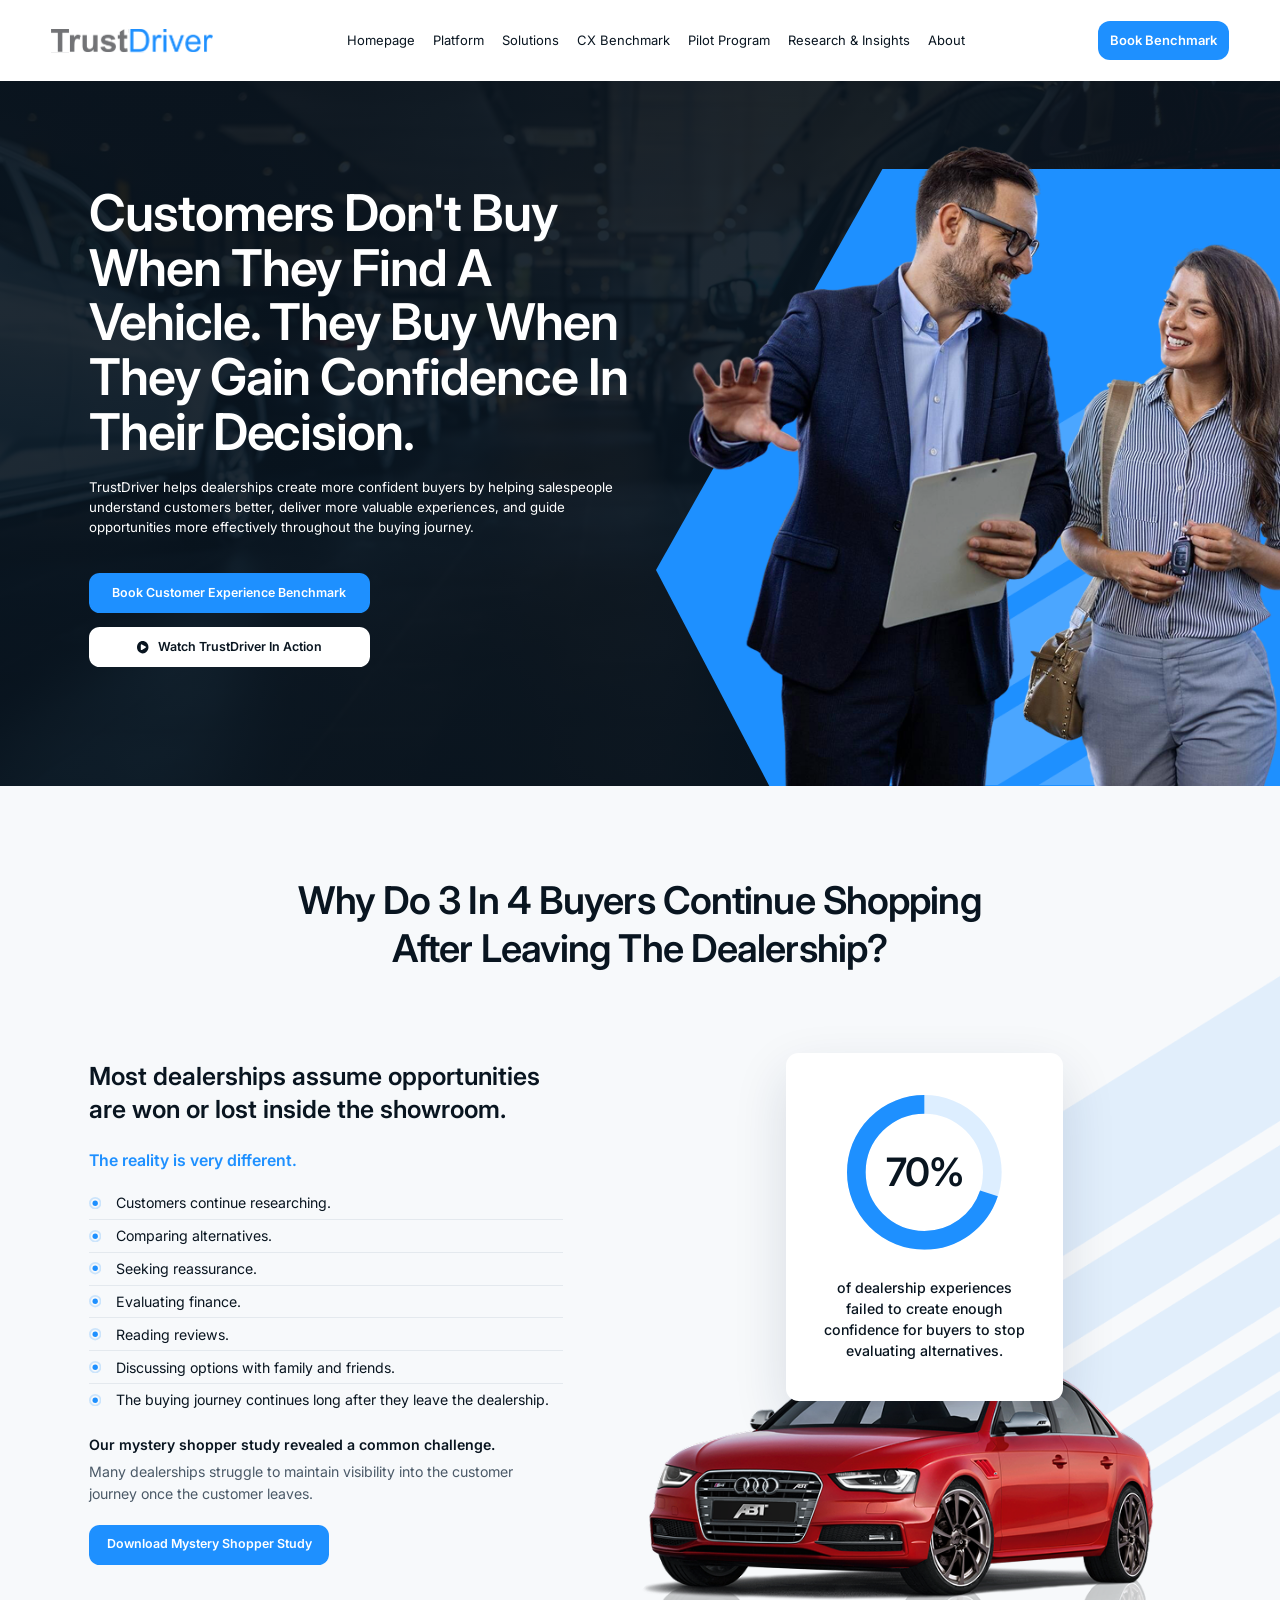
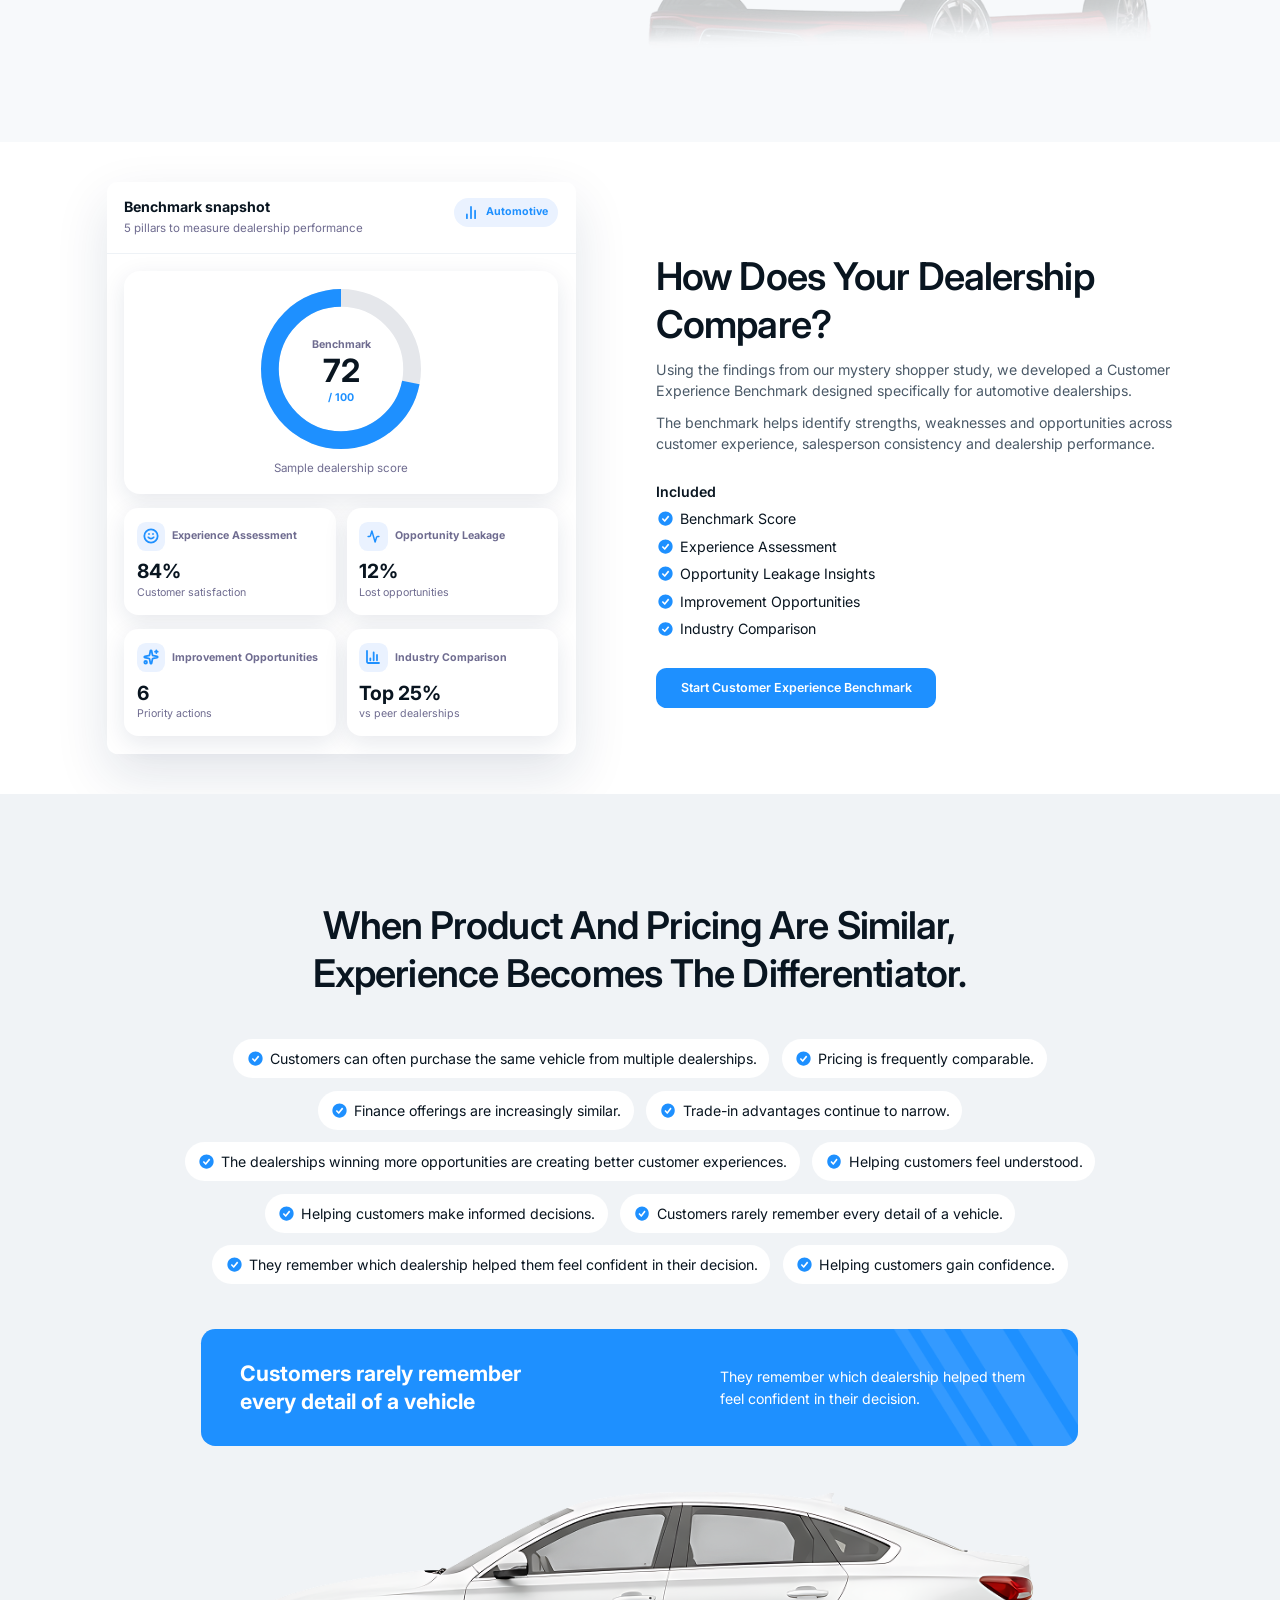
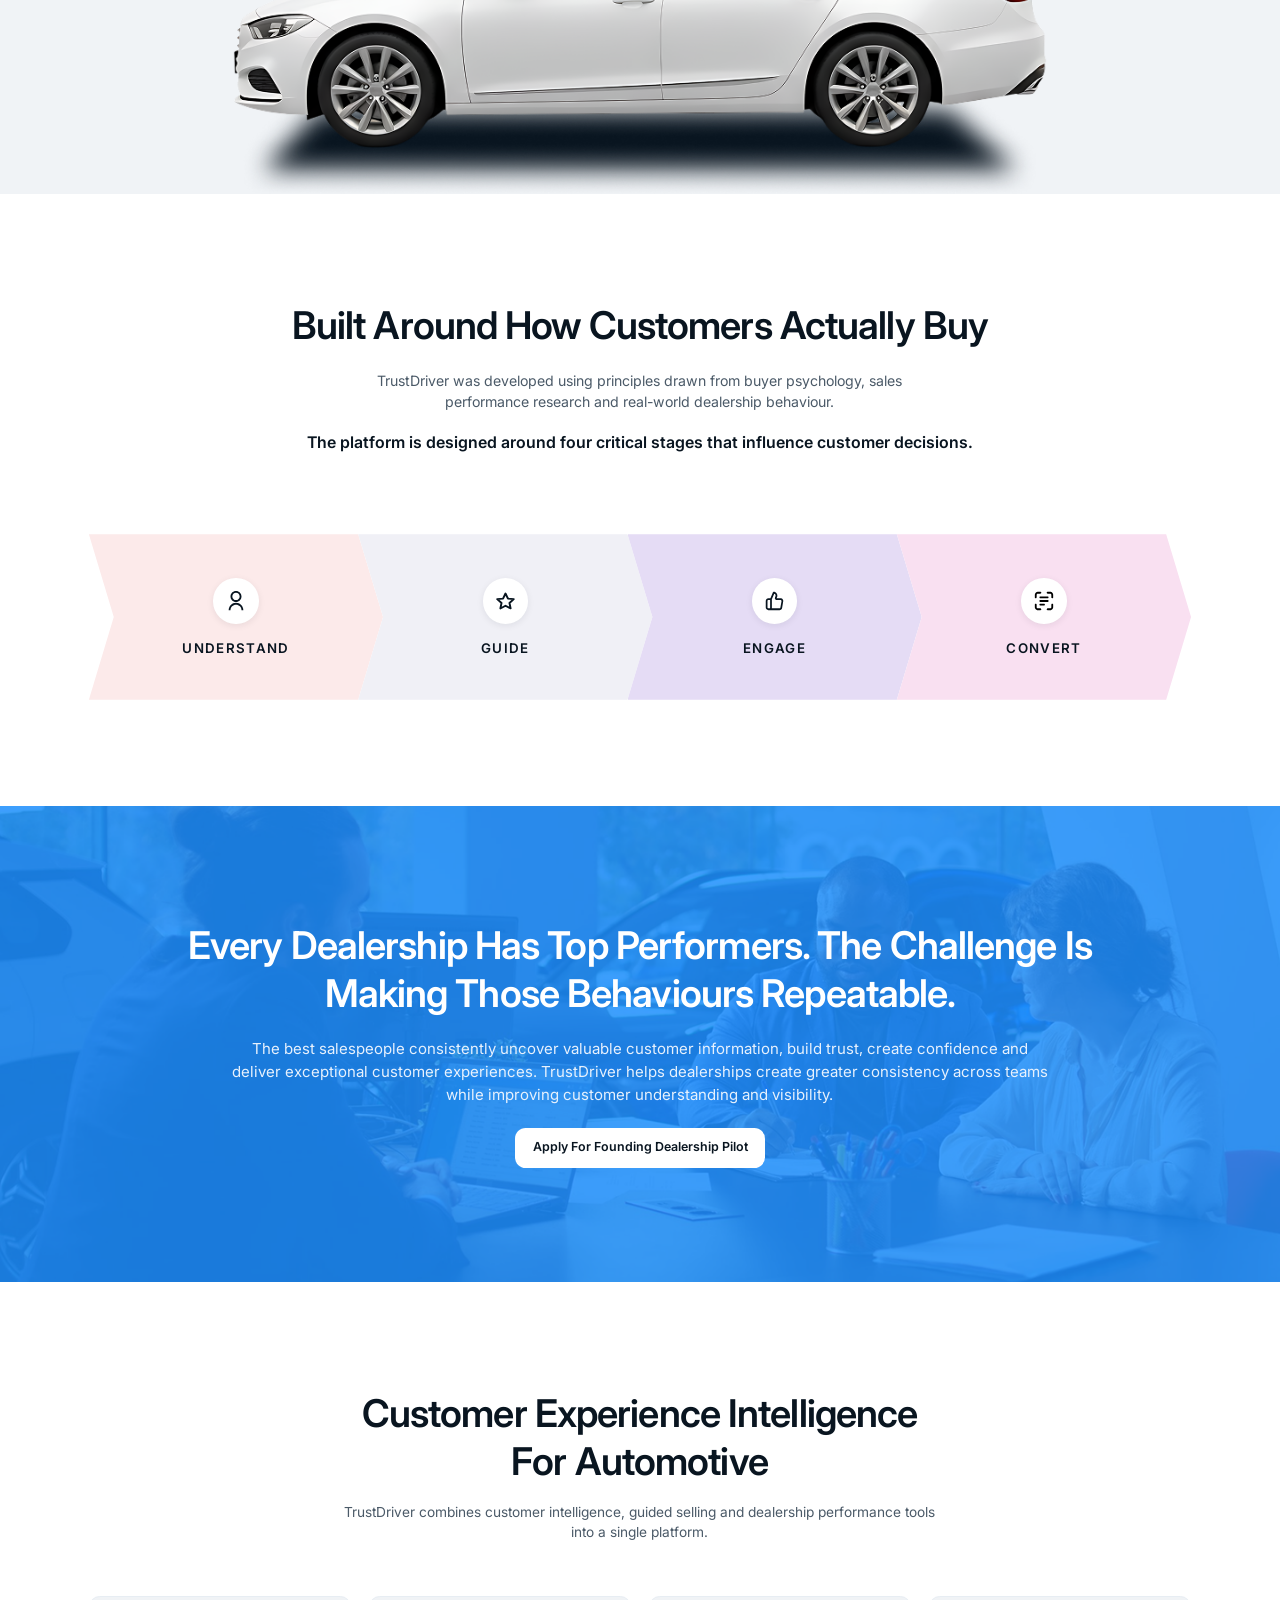
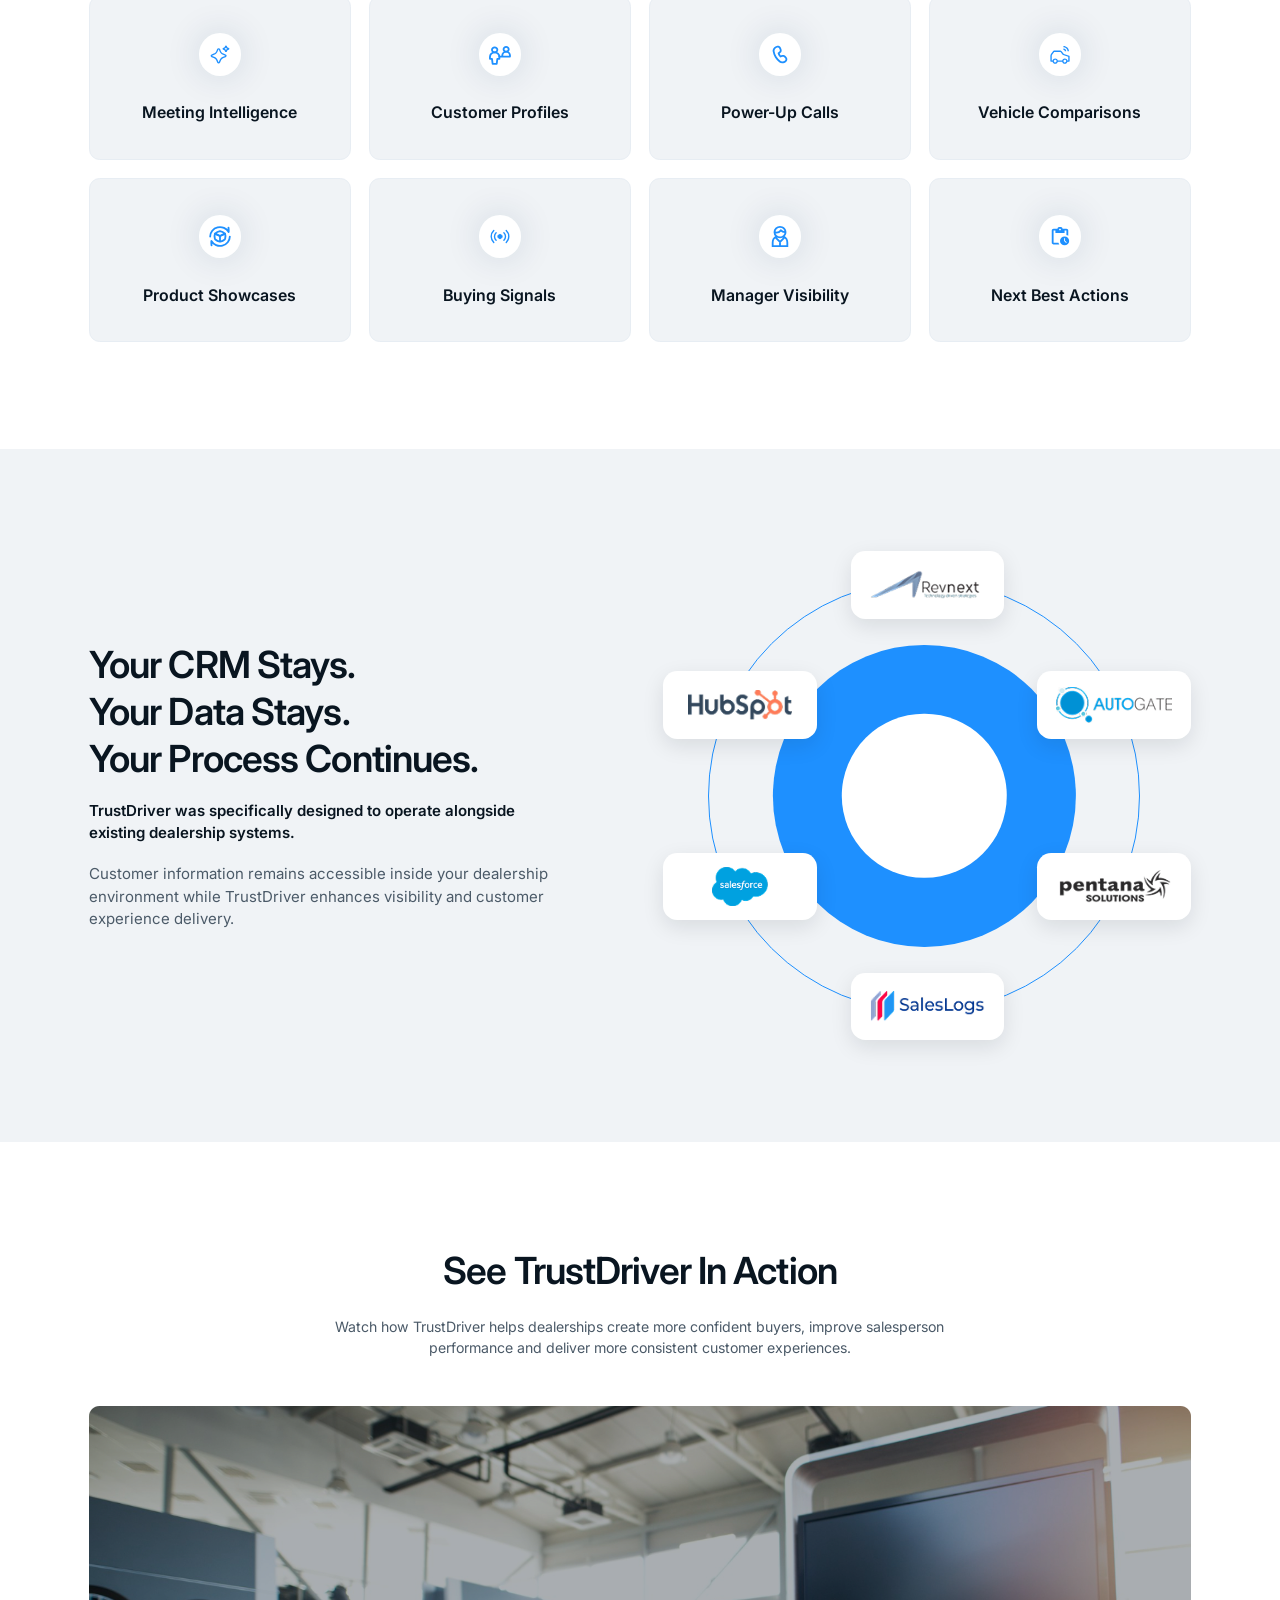
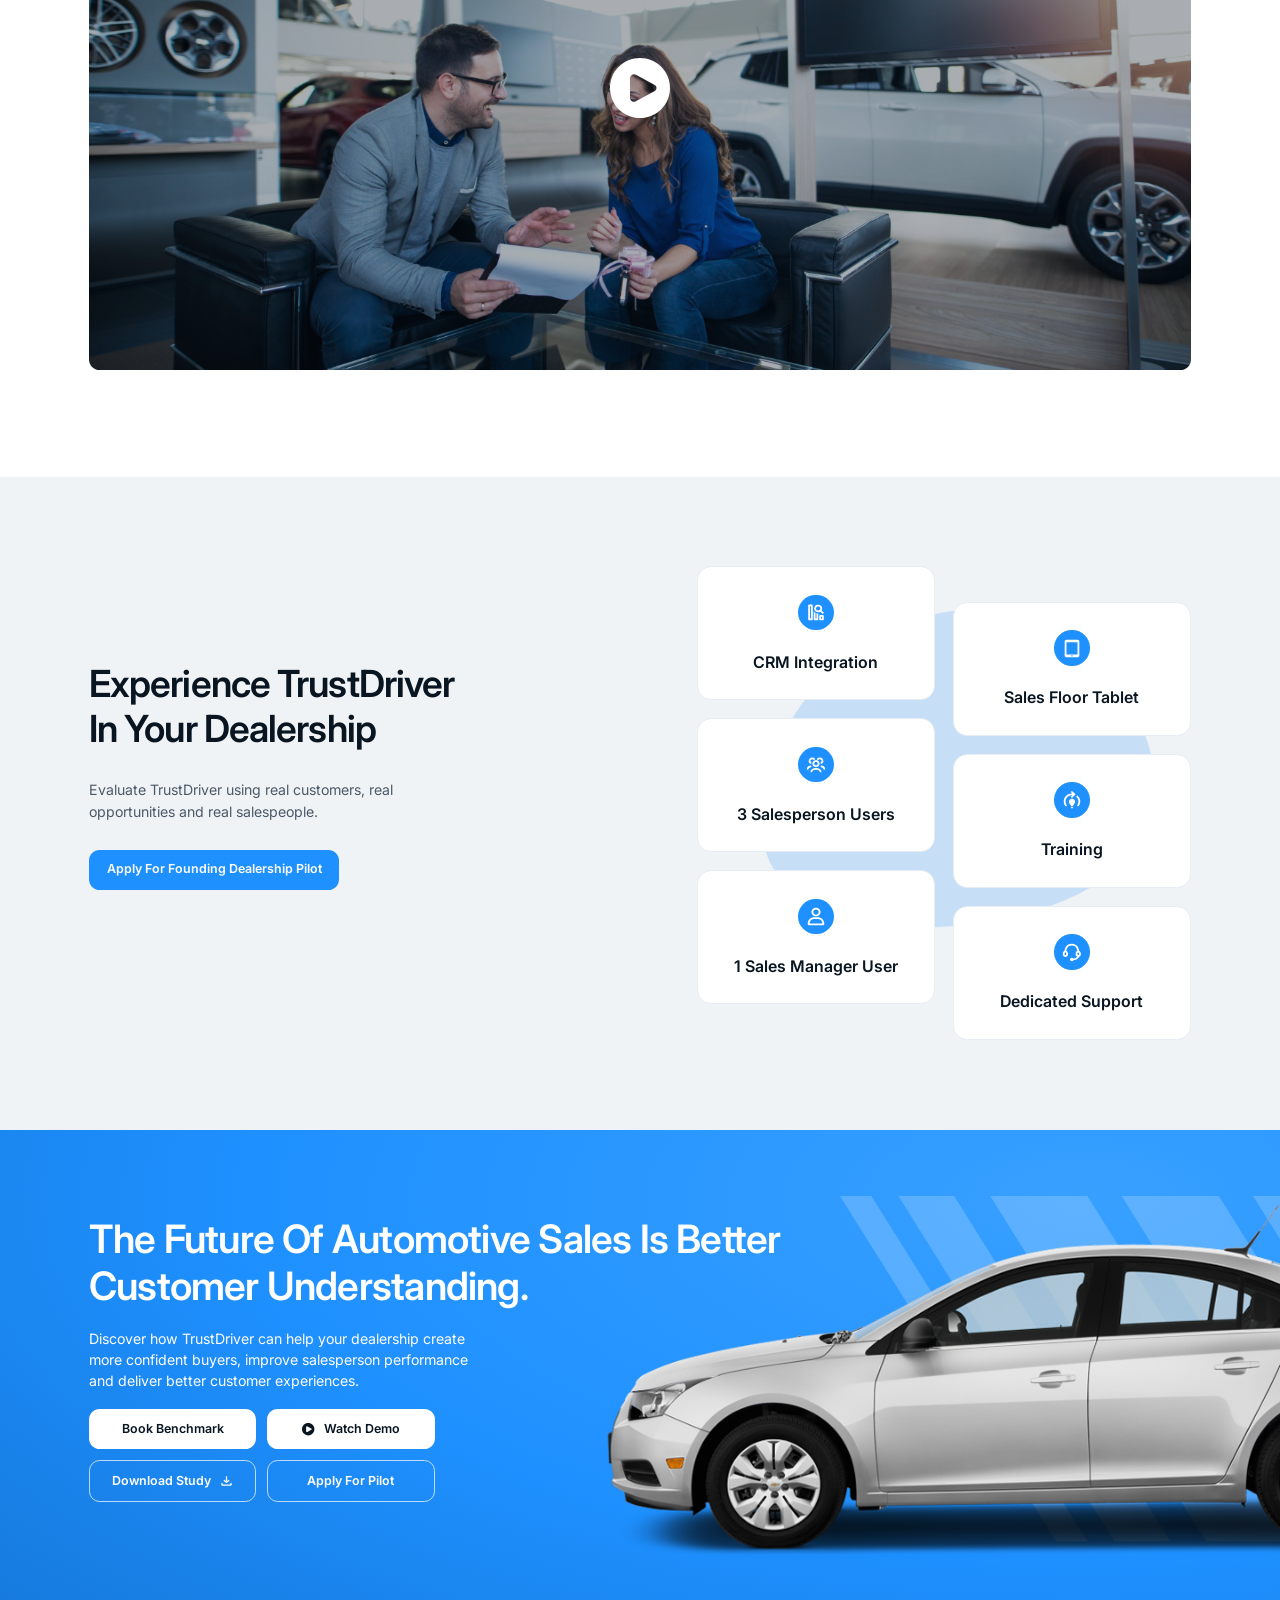
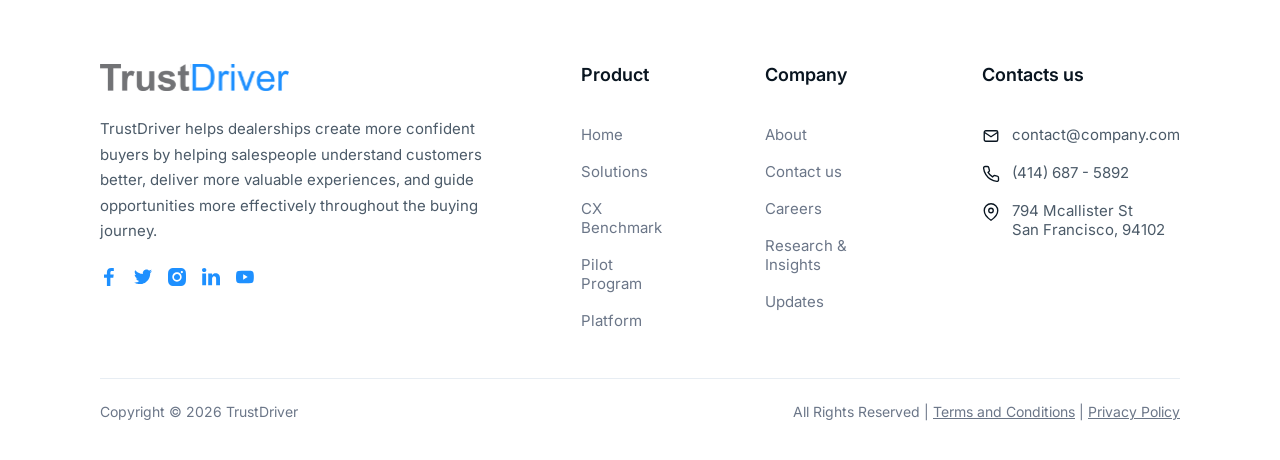
<file: index.html>
<!DOCTYPE html>
<html lang="en">
<head>
  <meta charset="UTF-8" />
  <meta name="viewport" content="width=1440" />
  <title>TrustDriver — Customer Experience Intelligence for Automotive Dealerships</title>
  <meta name="description" content="TrustDriver helps dealerships create more confident buyers by helping salespeople understand customers better, deliver more valuable experiences, and guide opportunities throughout the buying journey." />
  <link rel="canonical" href="https://trustdriver.com/" />

  <!-- Fonts: Google Sans substitutes -->
  <link rel="preconnect" href="https://fonts.googleapis.com" />
  <link rel="preconnect" href="https://fonts.gstatic.com" crossorigin />
  <link href="https://fonts.googleapis.com/css2?family=Inter:wght@400;500;600;700&family=Poppins:wght@400;500;600;700&display=swap" rel="stylesheet" />

  <link rel="stylesheet" href="css/styles.css" />
  <script src="js/fit-page.js?v=7" defer></script>
</head>
<body>
  <!-- ===================== NAV (1:12) — from partials/header.html =====================
       Kept OUTSIDE .page so it stays fluid/full-width like the subpages
       (inside the zoomed canvas it gets boxed to 1440 on wide screens). -->
  <!-- @include:header -->
<header class="nav">
  <div class="nav__brand">
    <a href="index.html" class="nav__logo" aria-label="TrustDriver home">
      <img src="images/icons/TDLogo.svg" alt="TrustDriver" width="162" height="24">
    </a>
  </div>
  <nav class="nav__links" aria-label="Primary">
    <a href="index.html">Homepage</a>
    <a href="platform.html">Platform</a>
    <a href="solutions.html">Solutions</a>
    <a href="#">CX Benchmark</a><!-- TODO(@yvan): page not built yet -->
    <a href="pilot-program.html">Pilot Program</a>
    <a href="research-insights.html">Research &amp; Insights</a>
    <a href="about.html">About</a>
  </nav>
  <a href="#" class="btn btn--primary-sm">Book Benchmark</a><!-- TODO(@yvan): wire booking destination -->
</header>
<!-- @endinclude:header -->

  <div class="page">

    <main>

    <!-- ===================== HERO (1:29) ===================== -->
    <section class="band hero">
      <div class="hero__bg"></div>
      <div class="hero__accent" aria-hidden="true">
        <img class="hero__stripe" src="images/homepage/Union-white.png" alt="" width="276" height="663">
      </div>
      <img class="hero__people" src="images/homepage/2consultants.png"
           alt="Two dealership sales consultants in suits walking with a customer holding car keys"
           width="981" height="793">
      <div class="hero__content">
        <div class="hero__copy">
          <h1>Customers Don't Buy When They Find A Vehicle. They Buy When They Gain Confidence In Their Decision.</h1>
          <p class="hero__sub">TrustDriver helps dealerships create more confident buyers by helping salespeople understand customers better, deliver more valuable experiences, and guide opportunities more effectively throughout the buying journey.</p>
        </div>
        <div class="hero__cta">
          <a href="#" class="btn btn--primary">Book Customer Experience Benchmark</a>
          <a href="#" class="btn btn--white">
            <img class="ico" src="images/homepage/watchtrustdriverinaction.svg" alt="" width="14" height="14">
            Watch TrustDriver In Action
          </a>
        </div>
      </div>
    </section>

    <!-- ============== WHY 3-IN-4 BUYERS (1:51) ============== -->
    <section class="band s-why">
      <img class="s-why__stripes" src="images/homepage/Union.png" alt="" aria-hidden="true" width="276" height="663" loading="lazy">
      <h2 class="h-section s-why__h">Why Do 3 In 4 Buyers Continue Shopping After Leaving The Dealership?</h2>

      <div class="s-why__left">
        <p class="s-why__lead">Most dealerships assume opportunities are won or lost inside the showroom.</p>
        <p class="s-why__reality">The reality is very different.</p>

        <div class="s-why__list">
          <div class="checkrow"><svg class="dot dot--ring" viewBox="0 0 14 14" aria-hidden="true"><circle class="dot__o" cx="7" cy="7" r="6"/><circle class="dot__i" cx="7" cy="7" r="3"/></svg>Customers continue researching.</div>
          <div class="divider"></div>
          <div class="checkrow"><svg class="dot dot--ring" viewBox="0 0 14 14" aria-hidden="true"><circle class="dot__o" cx="7" cy="7" r="6"/><circle class="dot__i" cx="7" cy="7" r="3"/></svg>Comparing alternatives.</div>
          <div class="divider"></div>
          <div class="checkrow"><svg class="dot dot--ring" viewBox="0 0 14 14" aria-hidden="true"><circle class="dot__o" cx="7" cy="7" r="6"/><circle class="dot__i" cx="7" cy="7" r="3"/></svg>Seeking reassurance.</div>
          <div class="divider"></div>
          <div class="checkrow"><svg class="dot dot--ring" viewBox="0 0 14 14" aria-hidden="true"><circle class="dot__o" cx="7" cy="7" r="6"/><circle class="dot__i" cx="7" cy="7" r="3"/></svg>Evaluating finance.</div>
          <div class="divider"></div>
          <div class="checkrow"><svg class="dot dot--ring" viewBox="0 0 14 14" aria-hidden="true"><circle class="dot__o" cx="7" cy="7" r="6"/><circle class="dot__i" cx="7" cy="7" r="3"/></svg>Reading reviews.</div>
          <div class="divider"></div>
          <div class="checkrow"><svg class="dot dot--ring" viewBox="0 0 14 14" aria-hidden="true"><circle class="dot__o" cx="7" cy="7" r="6"/><circle class="dot__i" cx="7" cy="7" r="3"/></svg>Discussing options with family and friends.</div>
          <div class="divider"></div>
          <div class="checkrow"><svg class="dot dot--ring" viewBox="0 0 14 14" aria-hidden="true"><circle class="dot__o" cx="7" cy="7" r="6"/><circle class="dot__i" cx="7" cy="7" r="3"/></svg>The buying journey continues long after they leave the dealership.</div>
        </div>

        <div class="s-why__note">
          <b>Our mystery shopper study revealed a common challenge.</b>
          <p>Many dealerships struggle to maintain visibility into the customer journey once the customer leaves.</p>
        </div>
        <a href="#" class="btn btn--primary s-why__btn">Download Mystery Shopper Study</a>
      </div>

      <img class="s-why__car" src="images/homepage/car-audi.png"
           alt="Red Audi sedan, representing a customer's vehicle leaving the dealership"
           width="643" height="345" loading="lazy">

      <div class="s-why__card">
        <div class="ring">
          <svg width="174" height="174" viewBox="0 0 174 174" aria-hidden="true">
            <circle cx="87" cy="87" r="76.5" fill="none" stroke="var(--accent)" stroke-width="21" opacity="0.15"/>
            <circle cx="87" cy="87" r="76.5" fill="none" stroke="var(--accent)" stroke-width="21"
                    stroke-dasharray="480.66" stroke-dashoffset="-144.2"/>
          </svg>
          <span class="ring__num">70%</span>
        </div>
        <p>of dealership experiences failed to create enough confidence for buyers to stop evaluating alternatives.</p>
      </div>
    </section>

    <!-- ============== HOW DOES YOUR DEALERSHIP COMPARE (1:112) ============== -->
    <section class="band s-cmp">
      <div class="s-cmp__card">
        <div class="bmk__head">
          <div class="bmk__titles">
            <b>Benchmark snapshot</b>
            <span>5 pillars to measure dealership performance</span>
          </div>
          <span class="bmk__chip"><img src="images/icons/bar-chart-2.svg" alt="" width="16" height="16">Automotive</span>
        </div>
        <div class="bmk__body">
          <div class="bmk__gauge">
            <div class="bmk__ring">
              <svg width="180" height="180" viewBox="0 0 180 180" aria-hidden="true" focusable="false">
                <circle cx="90" cy="90" r="80" fill="none" stroke="#E5E7EB" stroke-width="20"/>
                <!-- flat caps + negative offset: sharp arc ends, 28% gap top-right, per Figma -->
                <circle cx="90" cy="90" r="80" fill="none" stroke="#1E90FF" stroke-width="20" stroke-dasharray="502.65" stroke-dashoffset="-140.74" transform="rotate(-90 90 90)"/>
              </svg>
              <span class="bmk__ringlabel">Benchmark</span>
              <b class="bmk__score">72</b>
              <span class="bmk__outof">/ 100</span>
            </div>
            <span class="bmk__cap">Sample dealership score</span>
          </div>
          <div class="bmk__row">
            <div class="bmk__tile">
              <div class="bmk__tilehead"><span class="bmk__tileicon"><img src="images/icons/smile.svg" alt="" width="18" height="18"></span>Experience Assessment</div>
              <div class="bmk__tileval"><b>84%</b><span>Customer satisfaction</span></div>
            </div>
            <div class="bmk__tile">
              <div class="bmk__tilehead"><span class="bmk__tileicon"><img src="images/icons/activity.svg" alt="" width="14" height="14"></span>Opportunity Leakage</div>
              <div class="bmk__tileval"><b>12%</b><span>Lost opportunities</span></div>
            </div>
          </div>
          <div class="bmk__row">
            <div class="bmk__tile">
              <div class="bmk__tilehead"><span class="bmk__tileicon"><img src="images/icons/sparkles.svg" alt="" width="18" height="18"></span>Improvement Opportunities</div>
              <div class="bmk__tileval"><b>6</b><span>Priority actions</span></div>
            </div>
            <div class="bmk__tile">
              <div class="bmk__tilehead"><span class="bmk__tileicon"><img src="images/icons/bar-chart-3.svg" alt="" width="18" height="18"></span>Industry Comparison</div>
              <div class="bmk__tileval"><b>Top 25%</b><span>vs peer dealerships</span></div>
            </div>
          </div>
        </div>
      </div>
      <div class="s-cmp__right">
        <h2 class="h-section">How Does Your Dealership Compare?</h2>
        <p class="s-cmp__p">Using the findings from our mystery shopper study, we developed a Customer Experience Benchmark designed specifically for automotive dealerships.</p>
        <p class="s-cmp__p">The benchmark helps identify strengths, weaknesses and opportunities across customer experience, salesperson consistency and dealership performance.</p>
        <p class="s-cmp__incl">Included</p>
        <div class="s-cmp__list">
          <div class="featrow"><img class="chk" src="images/icons/check-fill.svg" alt="" width="18" height="18">Benchmark Score</div>
          <div class="featrow"><img class="chk" src="images/icons/check-fill.svg" alt="" width="18" height="18">Experience Assessment</div>
          <div class="featrow"><img class="chk" src="images/icons/check-fill.svg" alt="" width="18" height="18">Opportunity Leakage Insights</div>
          <div class="featrow"><img class="chk" src="images/icons/check-fill.svg" alt="" width="18" height="18">Improvement Opportunities</div>
          <div class="featrow"><img class="chk" src="images/icons/check-fill.svg" alt="" width="18" height="18">Industry Comparison</div>
        </div>
        <a href="#" class="btn btn--primary s-cmp__btn">Start Customer Experience Benchmark</a>
      </div>
    </section>

    <!-- ============== EXPERIENCE DIFFERENTIATOR (1:143) ============== -->
    <section class="band s-diff">
      <h2 class="h-section s-diff__h">When Product And Pricing Are Similar, Experience Becomes The Differentiator.</h2>

      <div class="s-diff__rows">
        <div class="line">
          <div class="featrow"><img class="chk" src="images/icons/check-fill.svg" alt="" width="18" height="18">Customers can often purchase the same vehicle from multiple dealerships.</div>
          <div class="featrow"><img class="chk" src="images/icons/check-fill.svg" alt="" width="18" height="18">Pricing is frequently comparable.</div>
        </div>
        <div class="line">
          <div class="featrow"><img class="chk" src="images/icons/check-fill.svg" alt="" width="18" height="18">Finance offerings are increasingly similar.</div>
          <div class="featrow"><img class="chk" src="images/icons/check-fill.svg" alt="" width="18" height="18">Trade-in advantages continue to narrow.</div>
        </div>
        <div class="line">
          <div class="featrow"><img class="chk" src="images/icons/check-fill.svg" alt="" width="18" height="18">The dealerships winning more opportunities are creating better customer experiences.</div>
          <div class="featrow"><img class="chk" src="images/icons/check-fill.svg" alt="" width="18" height="18">Helping customers feel understood.</div>
        </div>
        <div class="line">
          <div class="featrow"><img class="chk" src="images/icons/check-fill.svg" alt="" width="18" height="18">Helping customers make informed decisions.</div>
          <div class="featrow"><img class="chk" src="images/icons/check-fill.svg" alt="" width="18" height="18">Customers rarely remember every detail of a vehicle.</div>
        </div>
        <div class="line">
          <div class="featrow"><img class="chk" src="images/icons/check-fill.svg" alt="" width="18" height="18">They remember which dealership helped them feel confident in their decision.</div>
          <div class="featrow"><img class="chk" src="images/icons/check-fill.svg" alt="" width="18" height="18">Helping customers gain confidence.</div>
        </div>
      </div>

      <div class="s-diff__quote">
        <img class="s-diff__stripe" src="images/homepage/section4_stripe.png" alt="" width="220" height="132" aria-hidden="true" loading="lazy">
        <p>Customers rarely remember every detail of a vehicle</p>
        <p>They remember which dealership helped them feel confident in their decision.</p>
      </div>

      <img class="s-diff__shadow" src="images/homepage/car-shadow.png" alt="" width="908" height="128" aria-hidden="true" loading="lazy">
      <img class="s-diff__car" src="images/homepage/Standard-White-Car.png"
           alt="White sedan, side profile" width="916" height="289" loading="lazy">
    </section>

    <!-- ============== BUILT AROUND HOW CUSTOMERS BUY (1:198) ============== -->
    <section class="band s-stages">
      <div class="s-stages__head">
        <h2 class="h-section">Built Around How Customers Actually Buy</h2>
        <p class="s-stages__sub1">TrustDriver was developed using principles drawn from buyer psychology, sales performance research and real-world dealership behaviour.</p>
        <p class="s-stages__sub2">The platform is designed around four critical stages that influence customer decisions.</p>
      </div>
      <div class="s-stages__row">
        <div class="stage">
          <span class="stage__icon"><img src="images/icons/user-line.svg" alt="" width="24" height="24"></span>
          <span class="stage__label">Understand</span>
        </div>
        <div class="stage">
          <span class="stage__icon"><img src="images/icons/star-bold.svg" alt="" width="21" height="21"></span>
          <span class="stage__label">Guide</span>
        </div>
        <div class="stage">
          <span class="stage__icon"><img src="images/icons/thumbs-up.svg" alt="" width="24" height="24"></span>
          <span class="stage__label">Engage</span>
        </div>
        <div class="stage">
          <span class="stage__icon"><img src="images/icons/convert-to-text.svg" alt="" width="24" height="24"></span>
          <span class="stage__label">Convert</span>
        </div>
      </div>
    </section>

    <!-- ============== REPEATABLE BEHAVIOURS — dark CTA (1:232) ============== -->
    <section class="band s-repeat">
      <div class="s-repeat__bg"></div>
      <h2 class="h-section s-repeat__h">Every Dealership Has Top Performers. The Challenge Is Making Those Behaviours Repeatable.</h2>
      <p class="s-repeat__p">The best salespeople consistently uncover valuable customer information, build trust, create confidence and deliver exceptional customer experiences. TrustDriver helps dealerships create greater consistency across teams while improving customer understanding and visibility.</p>
      <a href="#" class="btn btn--white s-repeat__btn">Apply For Founding Dealership Pilot</a>
    </section>

    <!-- ============== CX INTELLIGENCE — feature grid (1:238) ============== -->
    <section class="band s-feat">
      <div class="s-feat__head">
        <h2 class="h-section">Customer Experience Intelligence For Automotive</h2>
        <p class="s-feat__p">TrustDriver combines customer intelligence, guided selling and dealership performance tools into a single platform.</p>
      </div>
      <div class="s-feat__grid">
        <div class="ftile"><span class="ftile__icon"><img src="images/icons/artificial-intelligence.svg" alt="" width="24" height="24"></span><span class="ftile__label">Meeting Intelligence</span></div>
        <div class="ftile"><span class="ftile__icon"><img src="images/icons/information-desk-customer.svg" alt="" width="24" height="24"></span><span class="ftile__label">Customer Profiles</span></div>
        <div class="ftile"><span class="ftile__icon"><img src="images/icons/call.svg" alt="" width="24" height="24"></span><span class="ftile__label">Power-Up Calls</span></div>
        <div class="ftile"><span class="ftile__icon"><img src="images/icons/vehicle-connected.svg" alt="" width="24" height="24"></span><span class="ftile__label">Vehicle Comparisons</span></div>
        <div class="ftile"><span class="ftile__icon"><img src="images/icons/production-belt-time.svg" alt="" width="24" height="24"></span><span class="ftile__label">Product Showcases</span></div>
        <div class="ftile"><span class="ftile__icon"><img src="images/icons/signal.svg" alt="" width="24" height="24"></span><span class="ftile__label">Buying Signals</span></div>
        <div class="ftile"><span class="ftile__icon"><img src="images/icons/user-manager.svg" alt="" width="24" height="24"></span><span class="ftile__label">Manager Visibility</span></div>
        <div class="ftile"><span class="ftile__icon"><img src="images/icons/pending-actions.svg" alt="" width="24" height="24"></span><span class="ftile__label">Next Best Actions</span></div>
      </div>
    </section>

    <!-- ============== YOUR CRM STAYS — integrations (1:294) ============== -->
    <section class="band s-crm">
      <div class="s-crm__left">
        <h2>Your CRM Stays.<br>Your Data Stays.<br>Your Process Continues.</h2>
        <p>TrustDriver was specifically designed to operate alongside existing dealership systems.</p>
        <p>Customer information remains accessible inside your dealership environment while TrustDriver enhances visibility and customer experience delivery.</p>
      </div>
      <div class="s-crm__orbit">
        <div class="s-crm__rings"><i></i><i></i><i></i></div>
        <div class="chip c1"><img src="images/homepage/logorevnext.png" alt="Revnext" width="143" height="48" loading="lazy"></div>
        <div class="chip c2"><img src="images/homepage/logoautogate.png" alt="Autogate" width="135" height="43" loading="lazy"></div>
        <div class="chip c3"><img src="images/homepage/logopentana.png" alt="Pentana Solutions" width="140" height="40" loading="lazy"></div>
        <div class="chip c4"><img src="images/homepage/logosaleslogs.png" alt="SalesLogs" width="135" height="36" loading="lazy"></div>
        <div class="chip c5"><img src="images/homepage/logosalesforce.png" alt="Salesforce" width="78" height="54" loading="lazy"></div>
        <div class="chip c6"><img src="images/homepage/logohubspot.png" alt="HubSpot" width="116" height="33" loading="lazy"></div>
      </div>
    </section>

    <!-- ============== SEE TRUSTDRIVER IN ACTION — video (1:327) ============== -->
    <section class="band s-video">
      <div class="s-video__head">
        <h2>See TrustDriver In Action</h2>
        <p>Watch how TrustDriver helps dealerships create more confident buyers, improve salesperson performance and deliver more consistent customer experiences.</p>
      </div>
      <div class="s-video__frame">
        <img class="s-video__img" src="images/homepage/video-still.jpg" alt="TrustDriver platform demonstration inside a dealership" width="1240" height="634" loading="lazy">
        <img class="s-video__play" src="images/icons/lets-icons_video-fill.svg" alt="Play video" width="90" height="90">
      </div>
    </section>

    <!-- ============== EXPERIENCE IN YOUR DEALERSHIP — pilot (1:335) ============== -->
    <section class="band s-pilot">
      <div class="s-pilot__blob"></div>
      <div class="s-pilot__left">
        <h2>Experience TrustDriver In Your Dealership</h2>
        <p>Evaluate TrustDriver using real customers, real opportunities and real salespeople.</p>
        <a href="#" class="btn btn--primary s-pilot__btn">Apply For Founding Dealership Pilot</a>
      </div>
      <div class="s-pilot__cards">
        <div class="pcol left">
          <div class="pcard"><span class="pcard__icon"><img src="images/icons/integrated-data-research.svg" alt="" width="24" height="24"></span><span class="pcard__label">CRM Integration</span></div>
          <div class="pcard"><span class="pcard__icon"><img src="images/icons/users-group.svg" alt="" width="24" height="24"></span><span class="pcard__label">3 Salesperson Users</span></div>
          <div class="pcard"><span class="pcard__icon"><img src="images/icons/user.svg" alt="" width="24" height="24"></span><span class="pcard__label">1 Sales Manager User</span></div>
        </div>
        <div class="pcol right">
          <div class="pcard"><span class="pcard__icon"><img src="images/icons/tablet.svg" alt="" width="24" height="24"></span><span class="pcard__label">Sales Floor Tablet</span></div>
          <div class="pcard"><span class="pcard__icon"><img src="images/icons/model-training.svg" alt="" width="24" height="24"></span><span class="pcard__label">Training</span></div>
          <div class="pcard"><span class="pcard__icon"><img src="images/icons/support.svg" alt="" width="24" height="24"></span><span class="pcard__label">Dedicated Support</span></div>
        </div>
      </div>
    </section>

    <!-- ============== CTA (symbol 1:378) — copy approximated from render ============== -->
    <section class="band s-cta">
      <div class="s-cta__bg"></div>
      <div class="s-cta__left">
        <h2>The Future Of Automotive Sales Is Better Customer Understanding.</h2>
        <p>Discover how TrustDriver can help your dealership create more confident buyers, improve salesperson performance and deliver better customer experiences.</p>
        <div class="s-cta__btns">
          <a href="#" class="btn btn--white">Book Benchmark</a>
          <a href="#" class="btn btn--white"><img class="ico" src="images/homepage/watchtrustdriverinaction.svg" alt="" width="14" height="14">Watch Demo</a>
          <a href="#" class="btn btn--ghost">Download Study<img class="ico" src="images/icons/download.svg" alt="" width="14" height="14"></a>
          <a href="#" class="btn btn--ghost">Apply For Pilot</a>
        </div>
      </div>
      <img class="s-cta__stripe" src="images/homepage/sec9stripe.png" alt="" width="495" height="389" aria-hidden="true" loading="lazy">
      <img class="s-cta__car" src="images/homepage/sec9car.png" alt="Silver sedan, side profile" width="783" height="529" loading="lazy">
    </section>

    </main>
  </div>

  <!-- ============== FOOTER — from partials/footer.html ==============
       Outside .page for the same reason as the header. -->
  <!-- @include:footer -->
<footer class="s-footer">
  <div class="foot__top">
    <div class="foot__brand">
      <a href="index.html" aria-label="TrustDriver home"><img class="foot__logo" src="images/icons/TDLogo.svg" alt="TrustDriver" width="189" height="28"></a>
      <p>TrustDriver helps dealerships create more confident buyers by helping salespeople understand customers better, deliver more valuable experiences, and guide opportunities more effectively throughout the buying journey.</p>
      <div class="foot__social">
        <a href="#" aria-label="TrustDriver on Facebook"><img src="images/icons/social-facebook.svg" alt="" width="18" height="18"></a>
        <a href="#" aria-label="TrustDriver on Twitter"><img src="images/icons/social-twitter.svg" alt="" width="18" height="18"></a>
        <a href="#" aria-label="TrustDriver on Instagram"><img src="images/icons/social-instagram.svg" alt="" width="18" height="18"></a>
        <a href="#" aria-label="TrustDriver on LinkedIn"><img src="images/icons/social-linkedin.svg" alt="" width="18" height="18"></a>
        <a href="#" aria-label="TrustDriver on YouTube"><img src="images/icons/social-youtube.svg" alt="" width="18" height="18"></a>
      </div>
    </div>
    <div class="foot__cols">
      <nav class="foot__col" aria-label="Product">
        <h4>Product</h4>
        <div class="foot__links">
          <a href="index.html">Home</a>
          <a href="solutions.html">Solutions</a>
          <a href="#">CX Benchmark</a>
          <a href="pilot-program.html">Pilot Program</a>
          <a href="platform.html">Platform</a>
        </div>
      </nav>
      <nav class="foot__col" aria-label="Company">
        <h4>Company</h4>
        <div class="foot__links">
          <a href="about.html">About</a>
          <a href="#">Contact us</a>
          <a href="#">Careers</a>
          <a href="research-insights.html">Research &amp; Insights</a>
          <a href="#">Updates</a>
        </div>
      </nav>
      <div class="foot__col">
        <h4>Contacts us</h4>
        <div class="foot__contact">
          <a class="row" href="mailto:contact@company.com">
            <svg viewBox="0 0 24 24" fill="none" stroke="currentColor" stroke-width="1.8" aria-hidden="true"><rect x="3" y="5" width="18" height="14" rx="2"/><path d="m3 7 9 6 9-6"/></svg>
            contact@company.com
          </a>
          <a class="row" href="tel:+14146875892">
            <svg viewBox="0 0 24 24" fill="none" stroke="currentColor" stroke-width="1.8" aria-hidden="true"><path d="M22 16.92v3a2 2 0 0 1-2.18 2 19.79 19.79 0 0 1-8.63-3.07 19.5 19.5 0 0 1-6-6 19.79 19.79 0 0 1-3.07-8.67A2 2 0 0 1 4.11 2h3a2 2 0 0 1 2 1.72c.13.96.36 1.9.7 2.81a2 2 0 0 1-.45 2.11L8.09 9.91a16 16 0 0 0 6 6l1.27-1.27a2 2 0 0 1 2.11-.45c.91.34 1.85.57 2.81.7A2 2 0 0 1 22 16.92z"/></svg>
            (414) 687 - 5892
          </a>
          <div class="row">
            <svg viewBox="0 0 24 24" fill="none" stroke="currentColor" stroke-width="1.8" aria-hidden="true"><path d="M21 10c0 7-9 13-9 13s-9-6-9-13a9 9 0 0 1 18 0z"/><circle cx="12" cy="10" r="3"/></svg>
            <span>794 Mcallister St<br>San Francisco, 94102</span>
          </div>
        </div>
      </div>
    </div>
  </div>
  <div class="foot__bar">
    <span>Copyright &copy; 2026 TrustDriver</span>
    <span>All Rights Reserved | <a href="#">Terms and Conditions</a> | <a href="#">Privacy Policy</a></span>
  </div>
</footer>
<!-- @endinclude:footer -->
</body>
</html>
</file>
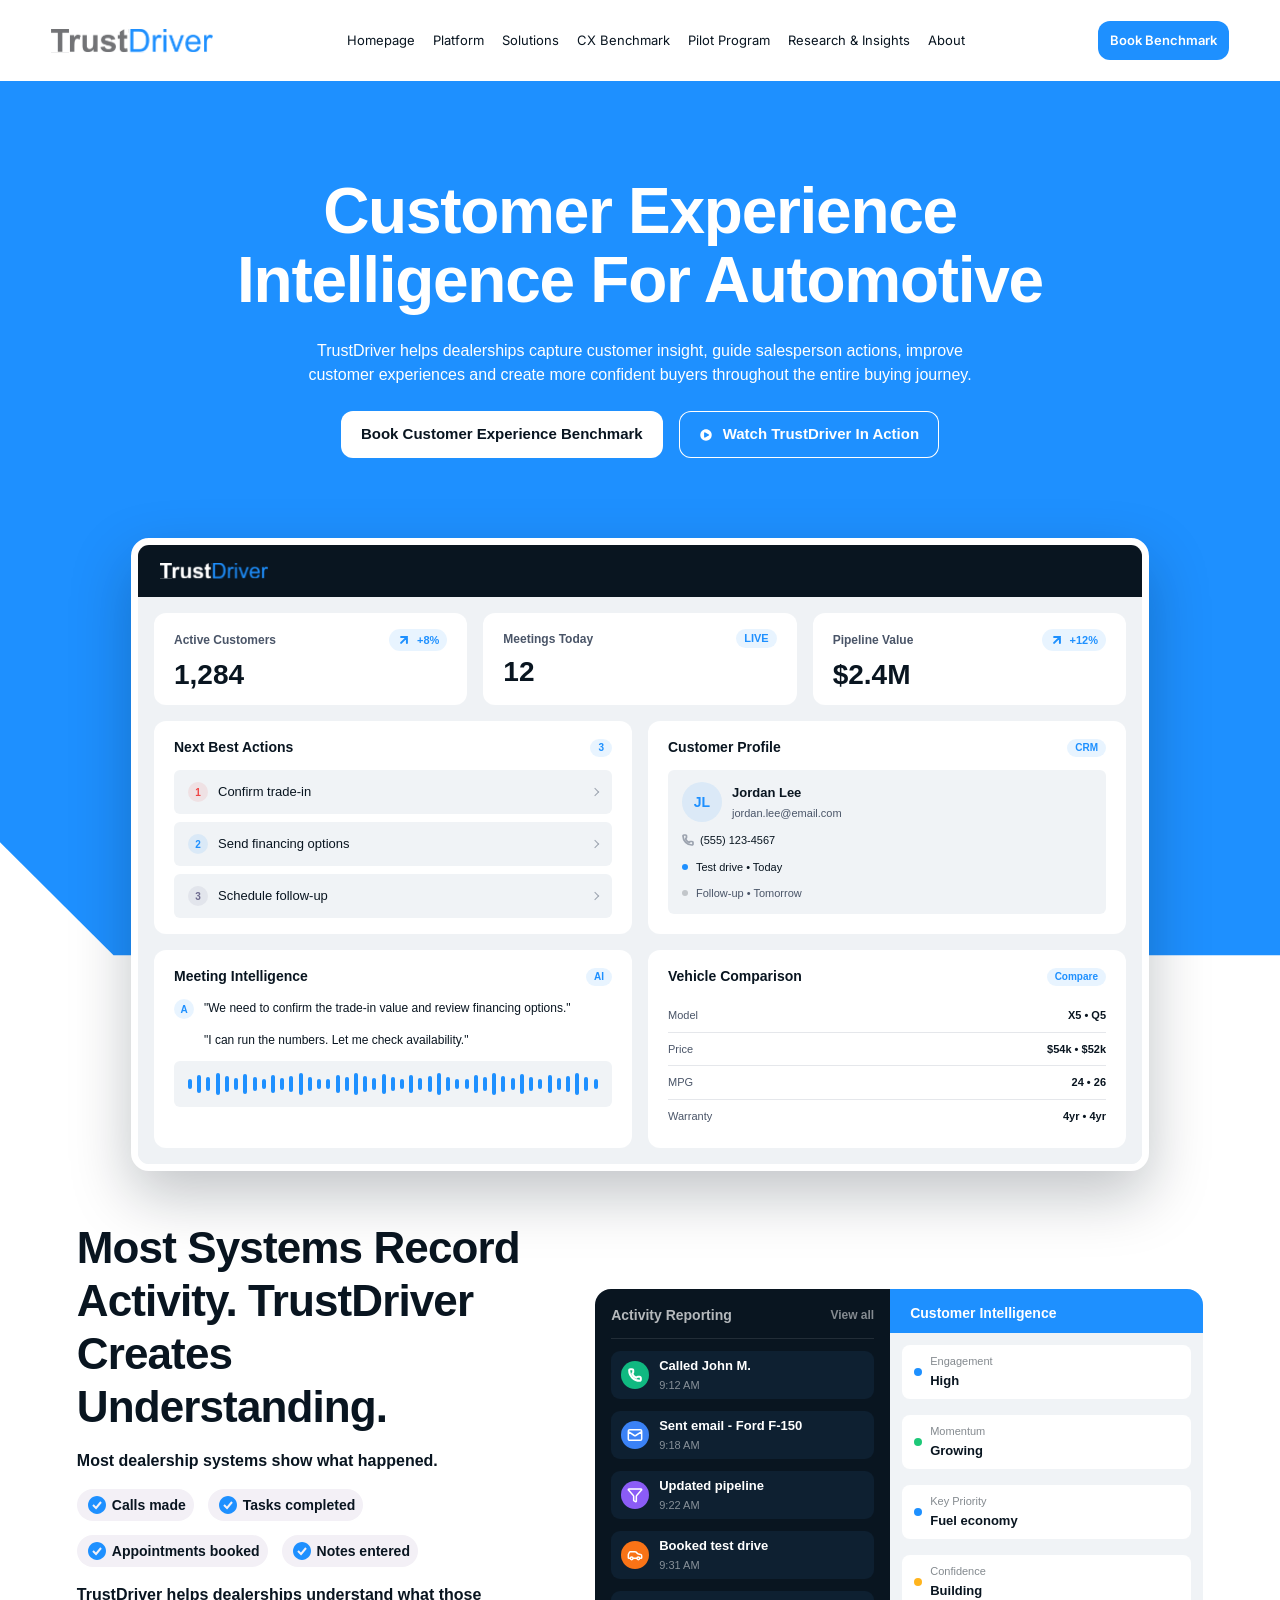
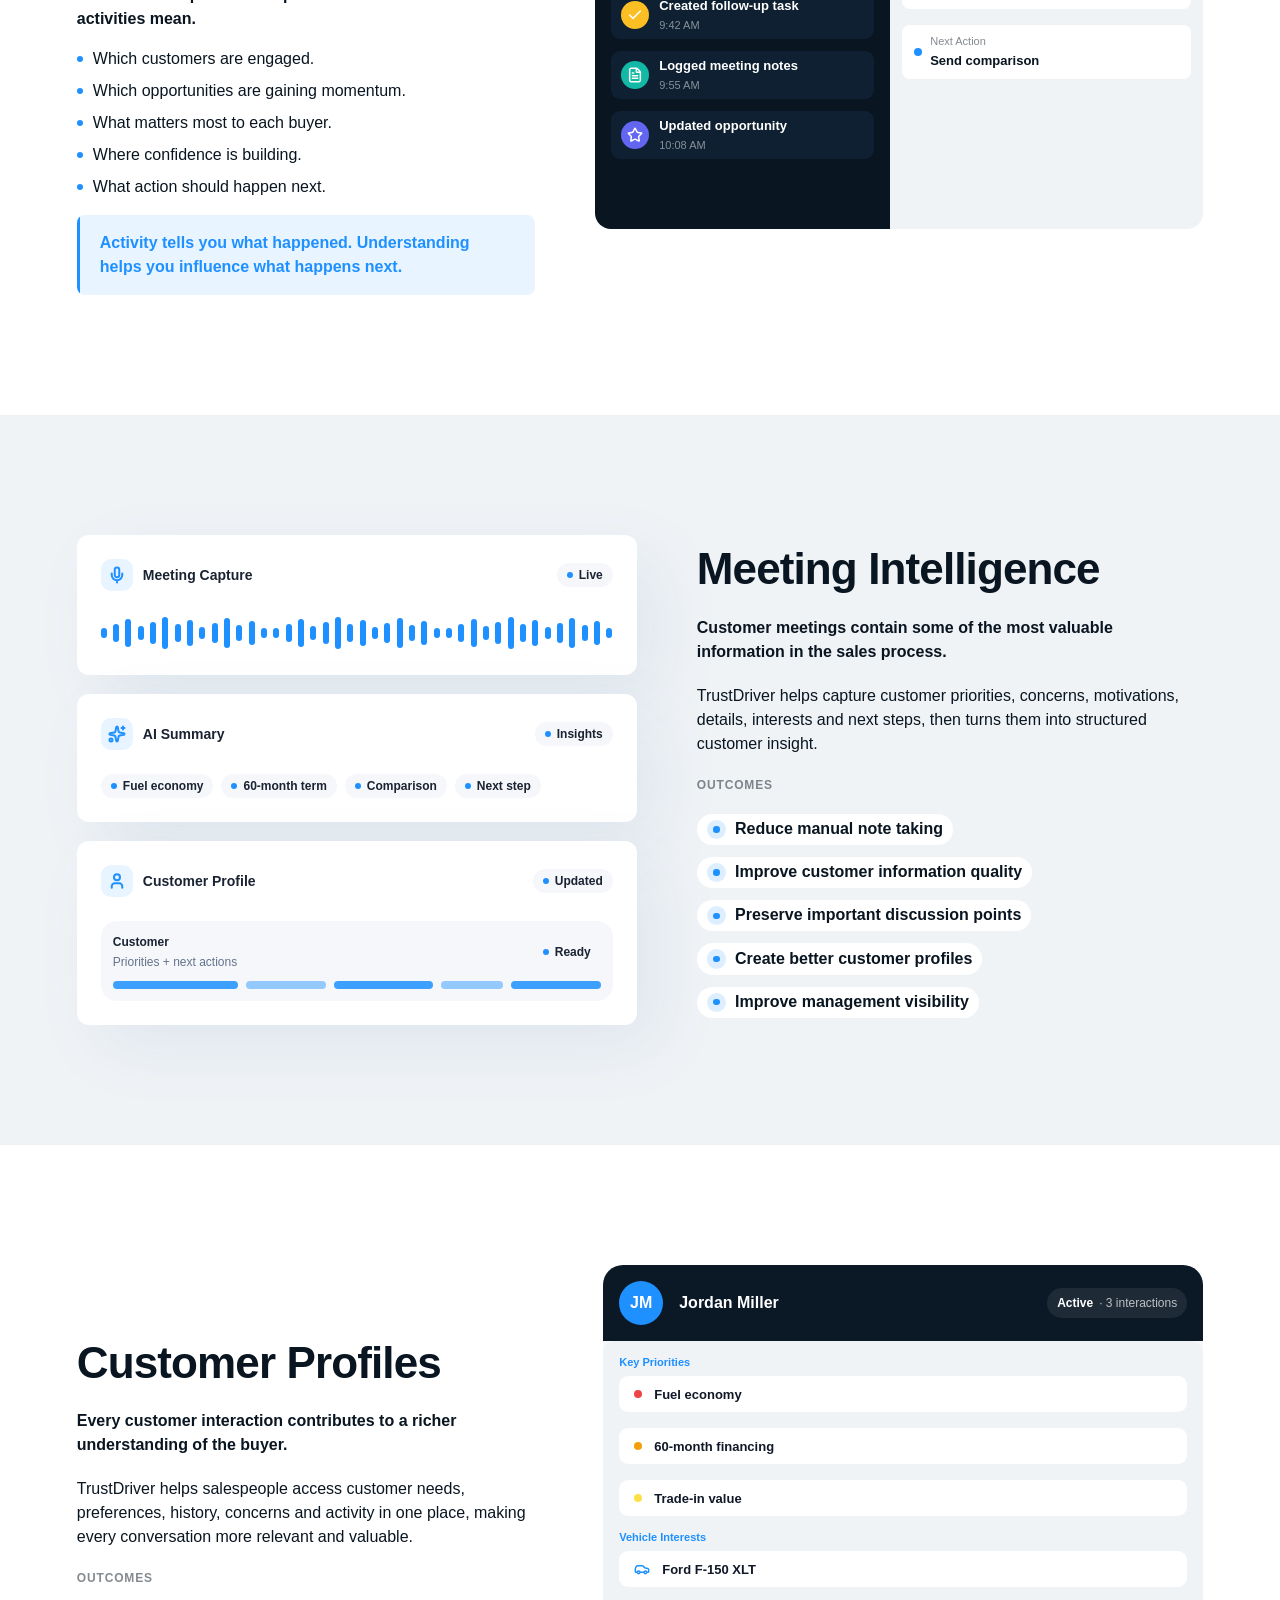
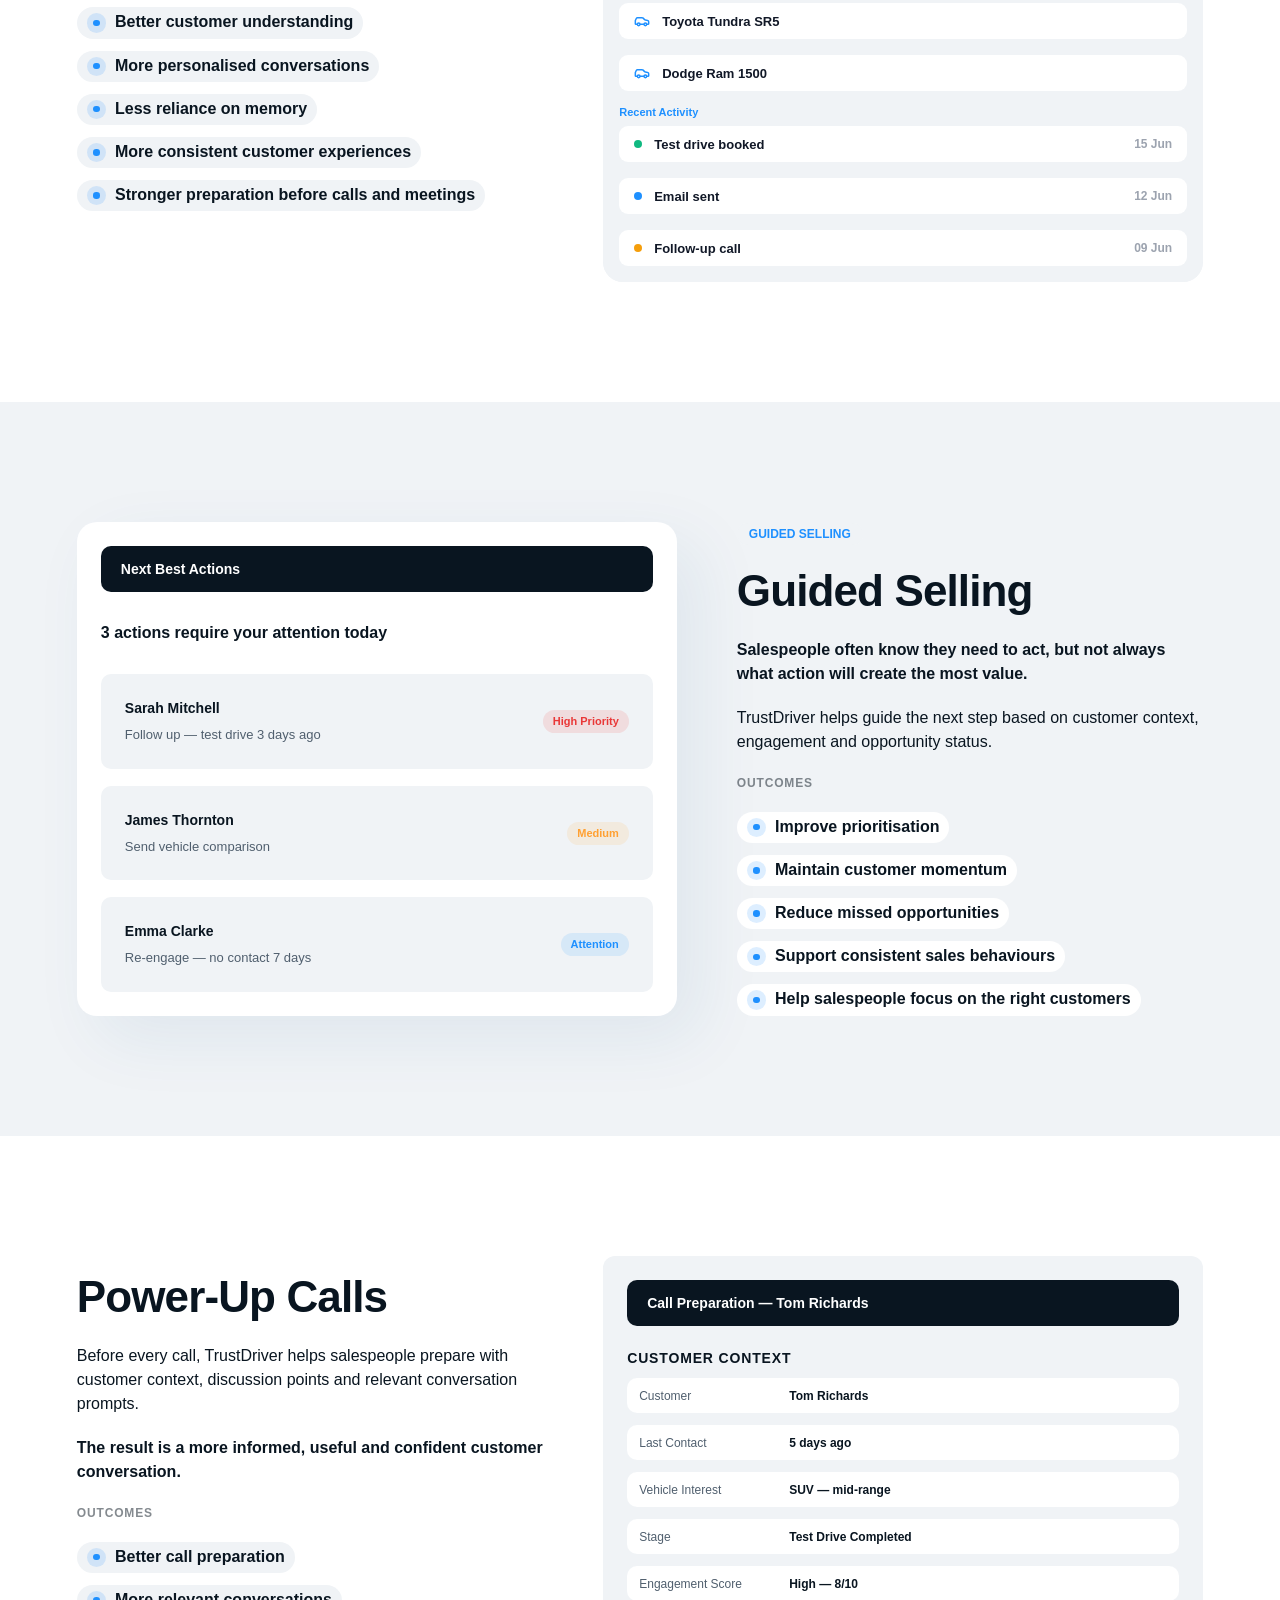
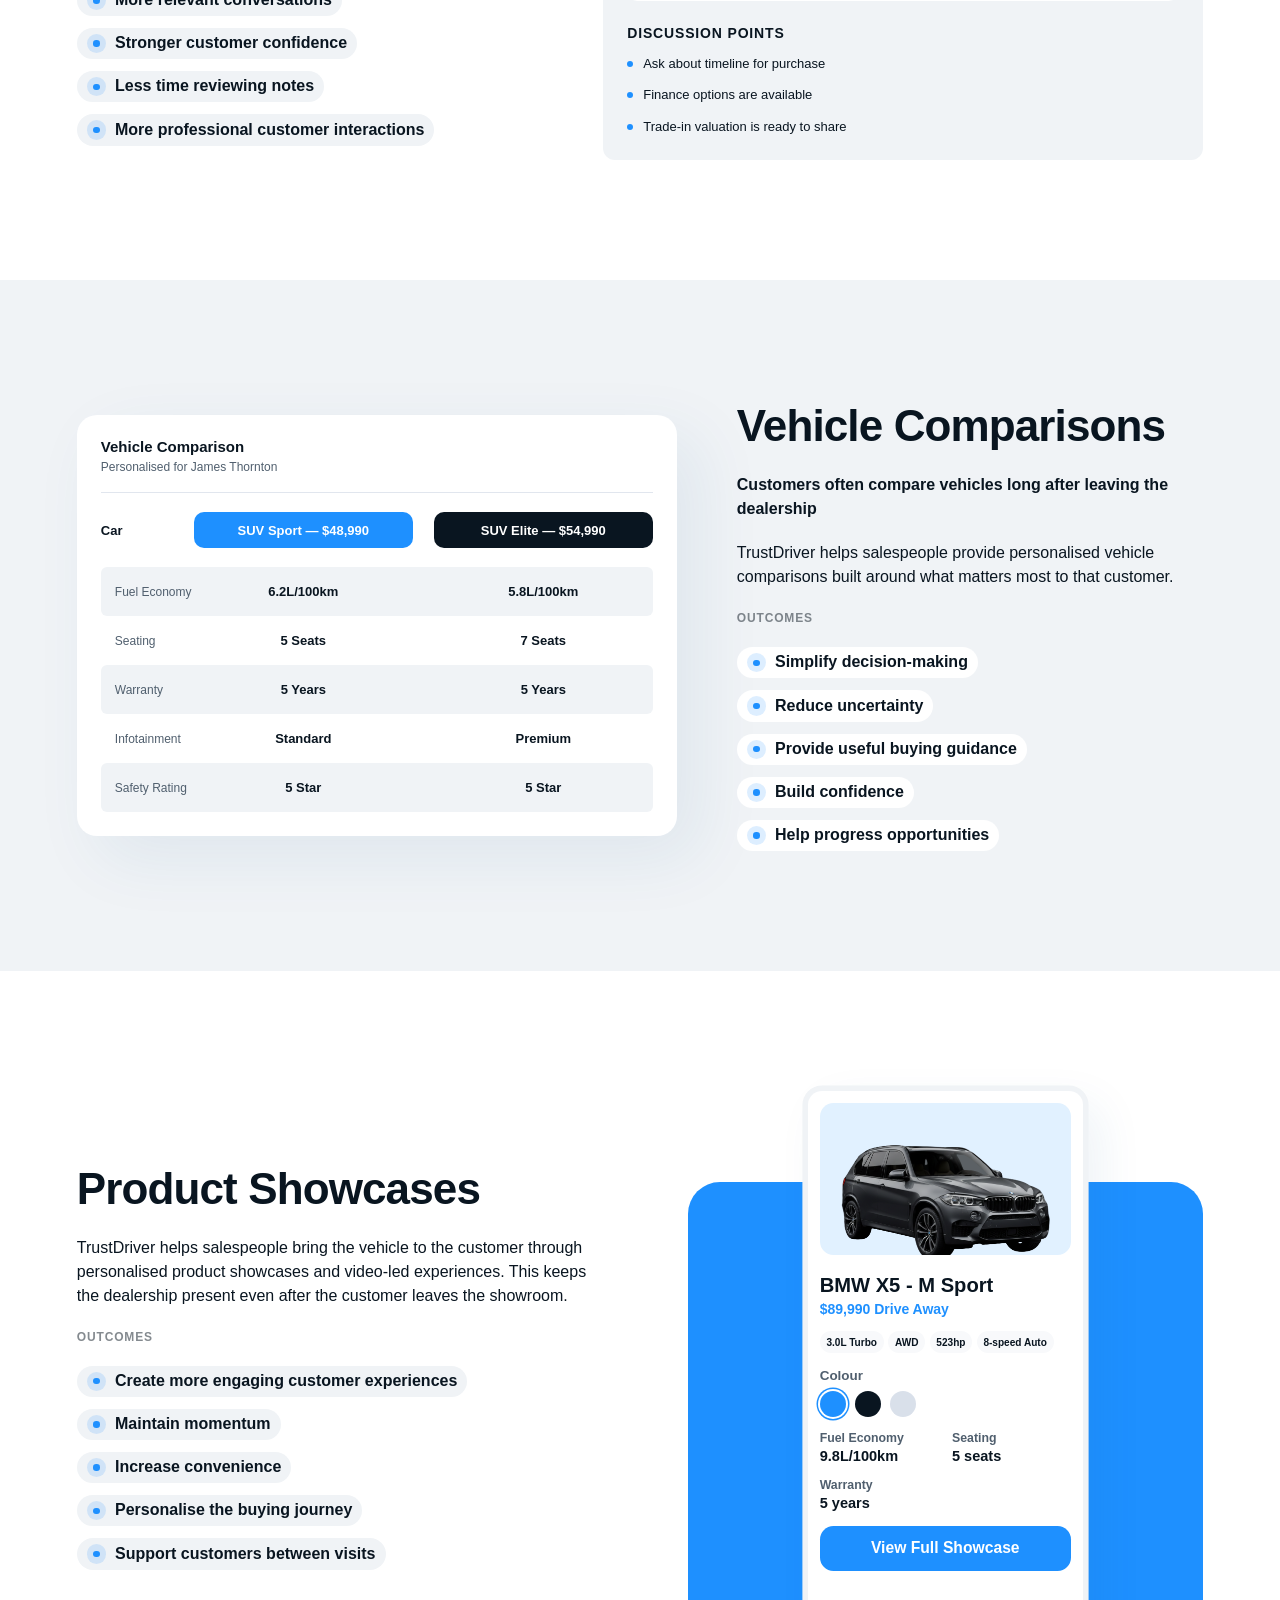
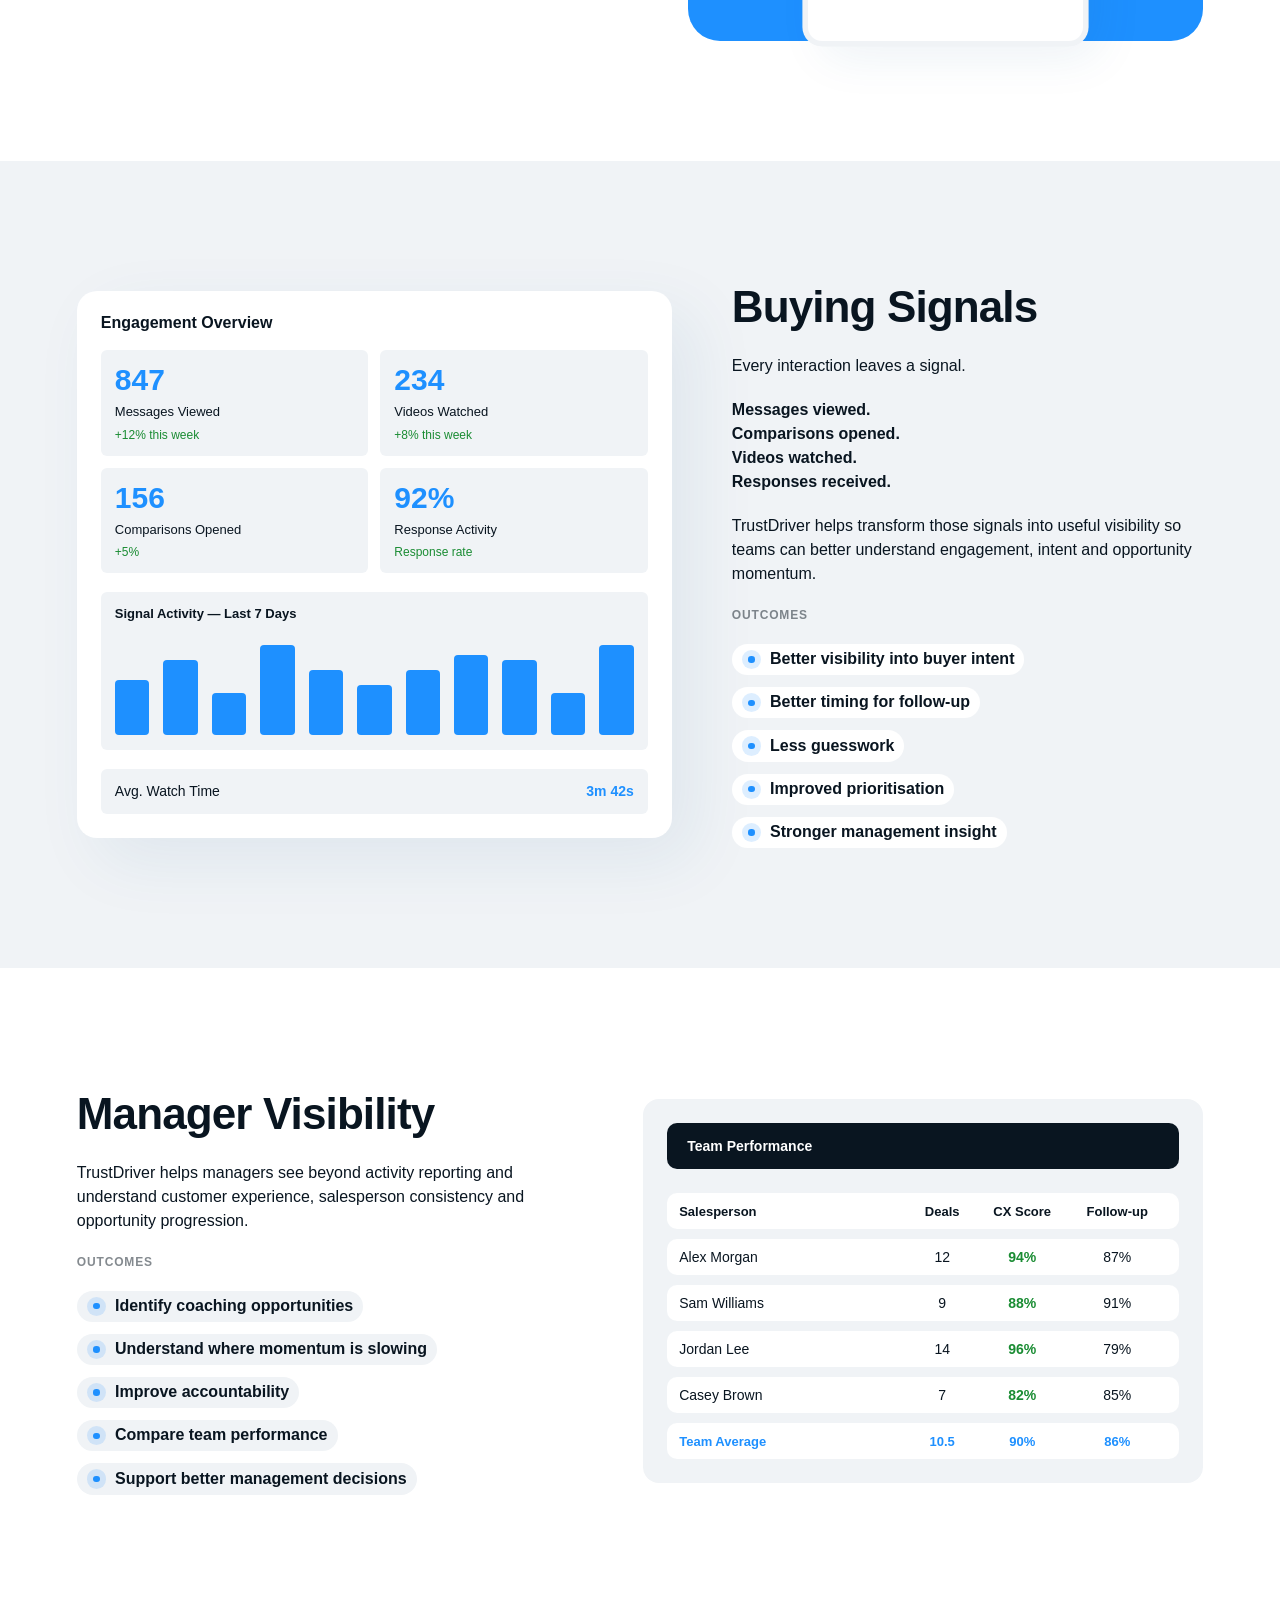
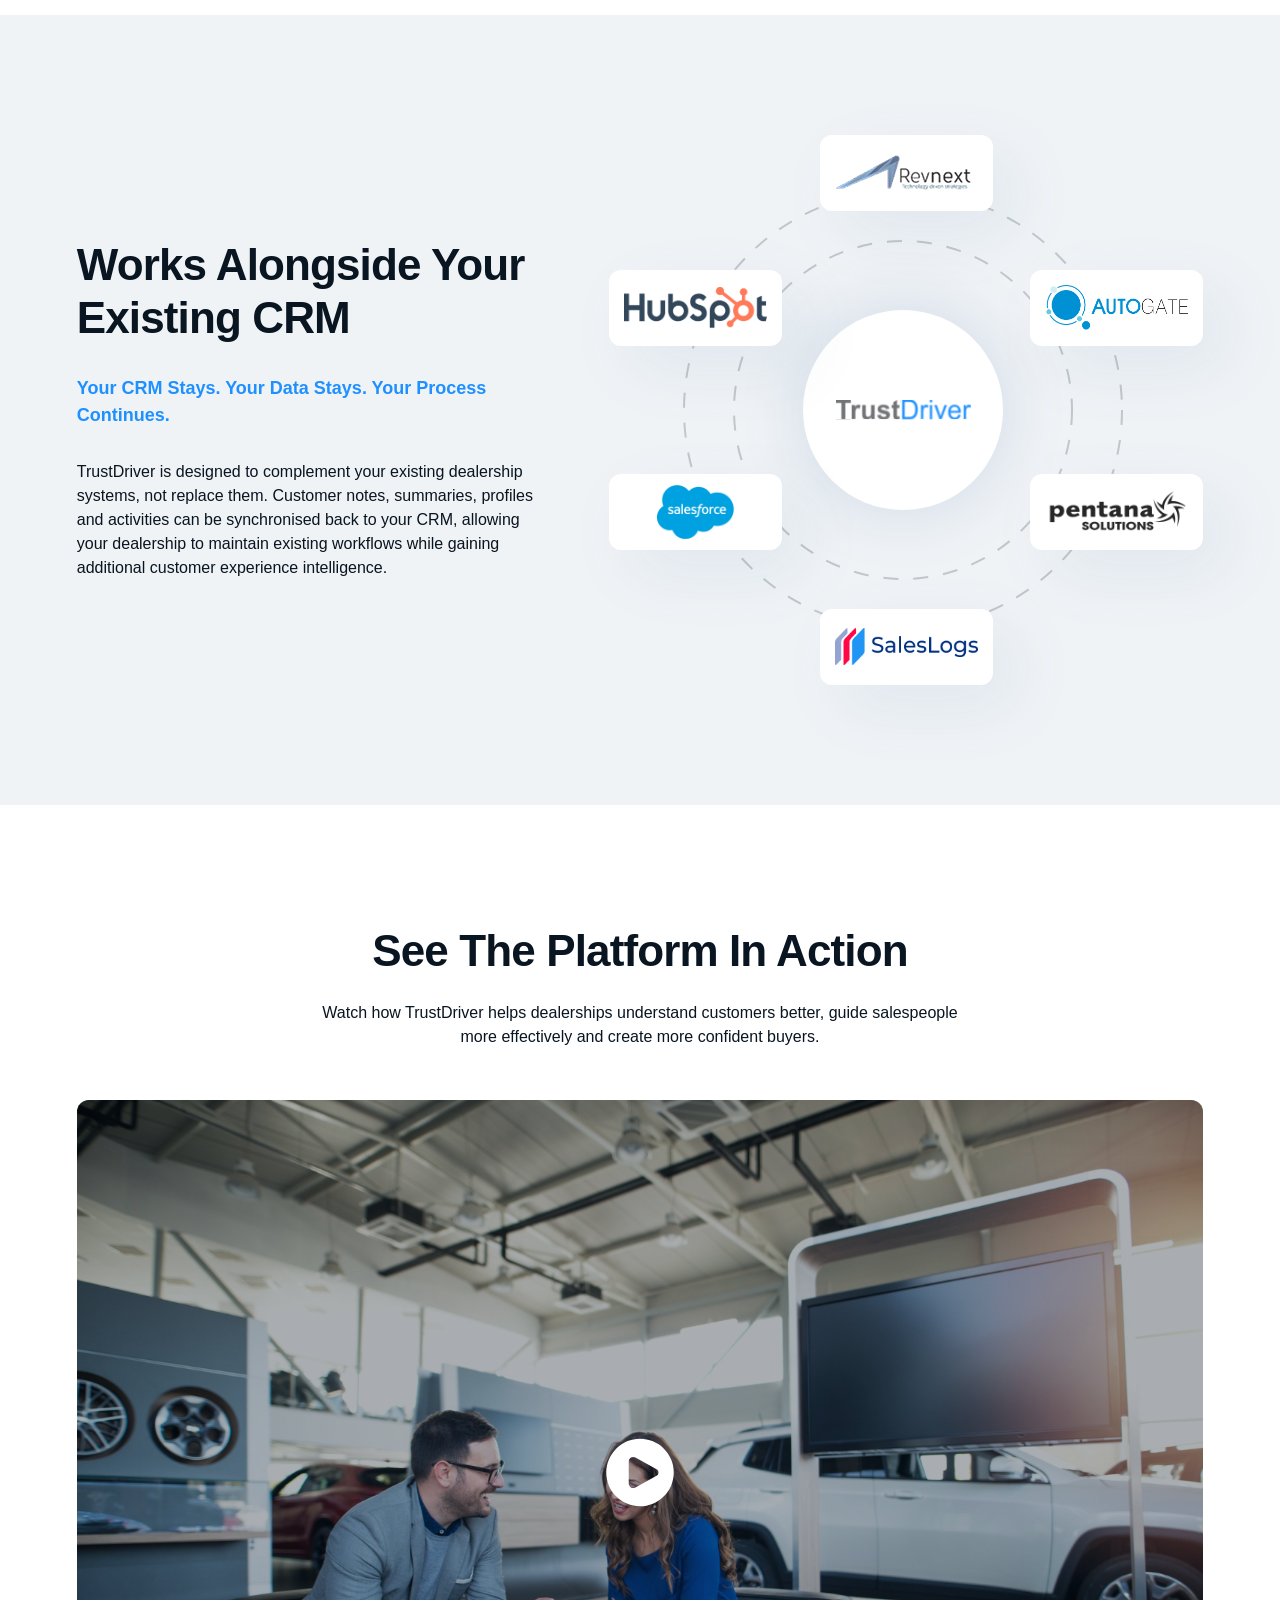
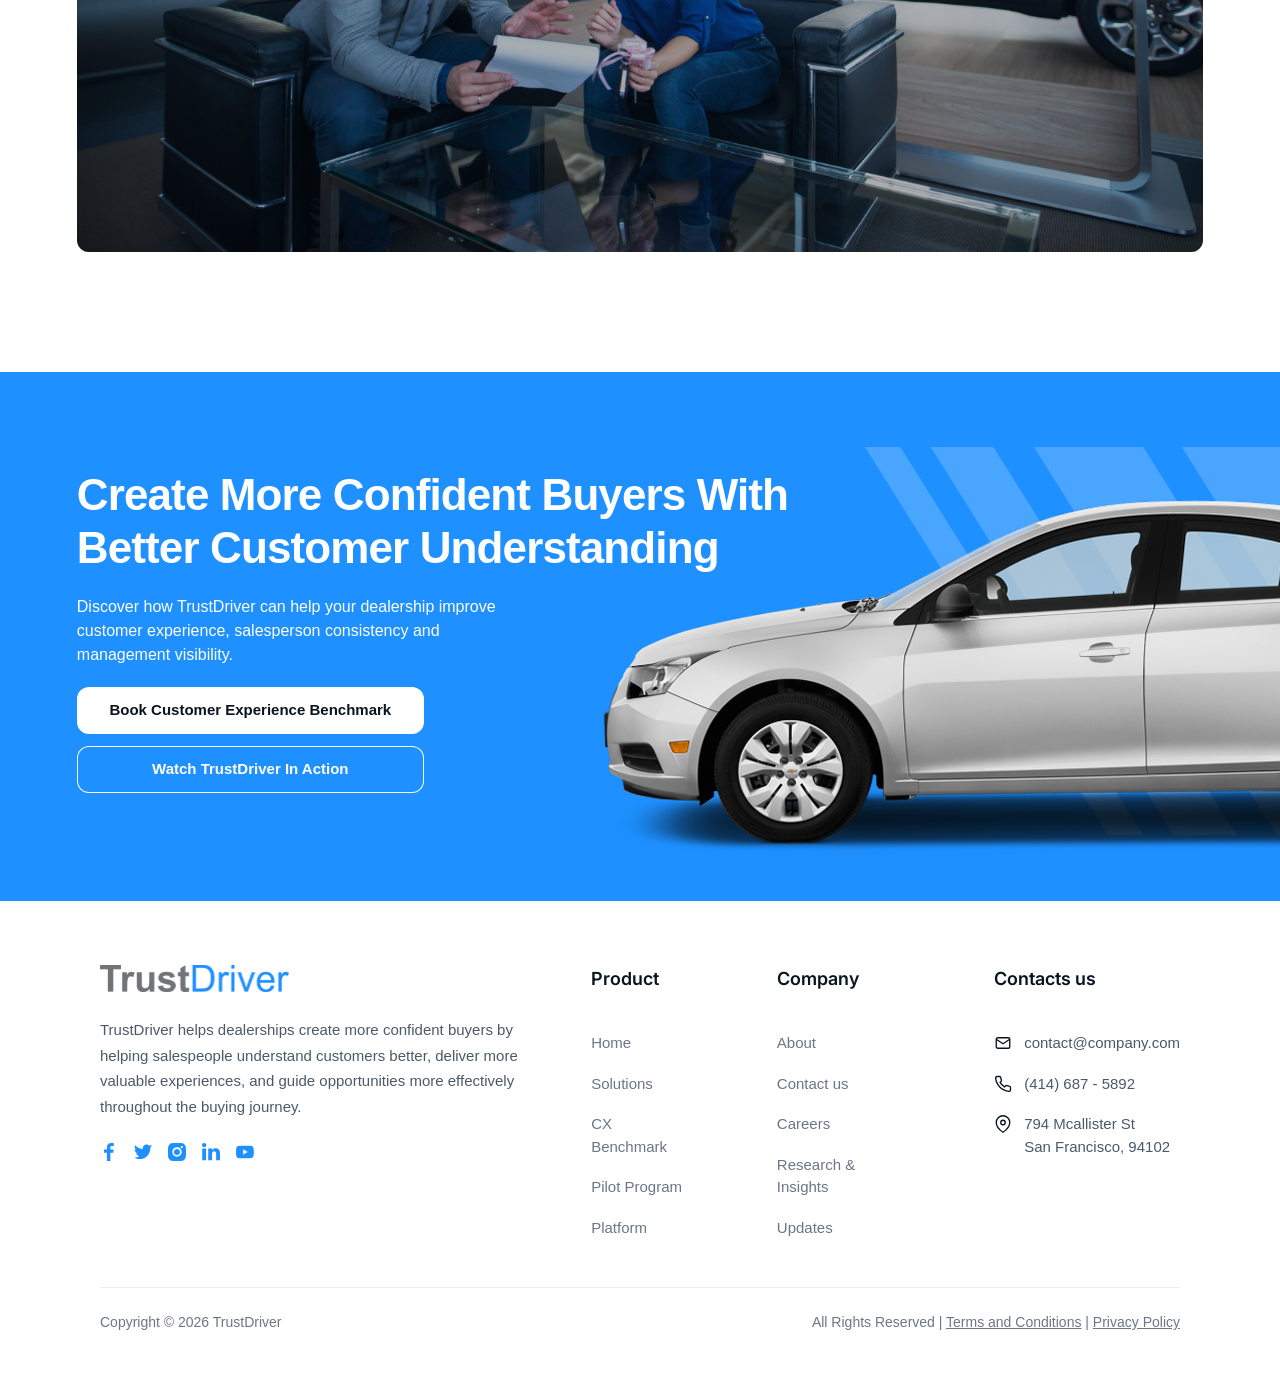
<file: platform.html>
<!DOCTYPE html>
<html lang="en">
<head>
  <meta charset="UTF-8">
  <meta name="viewport" content="width=device-width, initial-scale=1.0">

  <!-- TODO(@yvan): confirm final title + description wording before launch -->
  <title>Platform — Customer Experience Intelligence For Automotive | TrustDriver</title>
  <meta name="description" content="TrustDriver helps dealerships capture customer insight, guide salesperson actions, improve customer experiences and create more confident buyers throughout the entire buying journey.">
  <meta name="robots" content="index, follow">
  <!-- Canonical URL style confirmed: flat .html files -->
  <link rel="canonical" href="https://trustdriver.com/platform.html">

  <!-- Open Graph -->
  <meta property="og:type" content="website">
  <meta property="og:site_name" content="TrustDriver">
  <meta property="og:title" content="Platform — Customer Experience Intelligence For Automotive | TrustDriver">
  <meta property="og:description" content="TrustDriver helps dealerships capture customer insight, guide salesperson actions, improve customer experiences and create more confident buyers throughout the entire buying journey.">
  <meta property="og:url" content="https://trustdriver.com/platform.html">
  <!-- TODO(@yvan): add og:image once a social share image is available -->

  <!-- Twitter Card -->
  <meta name="twitter:card" content="summary_large_image">
  <meta name="twitter:title" content="Platform — Customer Experience Intelligence For Automotive | TrustDriver">
  <meta name="twitter:description" content="TrustDriver helps dealerships capture customer insight, guide salesperson actions, improve customer experiences and create more confident buyers throughout the entire buying journey.">

  <script type="application/ld+json">
  {
    "@context": "https://schema.org",
    "@graph": [
      {
        "@type": "WebPage",
        "@id": "https://trustdriver.com/platform.html",
        "url": "https://trustdriver.com/platform.html",
        "name": "Platform — Customer Experience Intelligence For Automotive | TrustDriver",
        "description": "TrustDriver helps dealerships capture customer insight, guide salesperson actions, improve customer experiences and create more confident buyers throughout the entire buying journey.",
        "isPartOf": { "@type": "WebSite", "name": "TrustDriver", "url": "https://trustdriver.com/" }
      },
      {
        "@type": "BreadcrumbList",
        "itemListElement": [
          { "@type": "ListItem", "position": 1, "name": "Home", "item": "https://trustdriver.com/" },
          { "@type": "ListItem", "position": 2, "name": "Platform", "item": "https://trustdriver.com/platform.html" }
        ]
      }
    ]
  }
  </script>

  <!-- Google Sans is expected to be loaded by the shared global stylesheet / header partial. -->
  <!-- Shared chrome styles + fonts (nav/footer) -->
  <link rel="preconnect" href="https://fonts.googleapis.com">
  <link rel="preconnect" href="https://fonts.gstatic.com" crossorigin>
  <link href="https://fonts.googleapis.com/css2?family=Inter:wght@400;500;600;700&family=Poppins:wght@400;500;600;700&display=swap" rel="stylesheet">
  <link rel="stylesheet" href="css/styles.css">
  <link rel="stylesheet" href="css/platform.css">
  <script src="js/scale-fit.js" defer></script>
</head>
<body class="pf-page">

<!-- @include:header -->
<header class="nav">
  <div class="nav__brand">
    <a href="index.html" class="nav__logo" aria-label="TrustDriver home">
      <img src="images/icons/TDLogo.svg" alt="TrustDriver" width="162" height="24">
    </a>
  </div>
  <nav class="nav__links" aria-label="Primary">
    <a href="index.html">Homepage</a>
    <a href="platform.html">Platform</a>
    <a href="solutions.html">Solutions</a>
    <a href="#">CX Benchmark</a><!-- TODO(@yvan): page not built yet -->
    <a href="pilot-program.html">Pilot Program</a>
    <a href="research-insights.html">Research &amp; Insights</a>
    <a href="about.html">About</a>
  </nav>
  <a href="#" class="btn btn--primary-sm">Book Benchmark</a><!-- TODO(@yvan): wire booking destination -->
</header>
<!-- @endinclude:header -->

<main>

  <!-- ============================================================ HERO -->
  <section class="pf-hero" aria-labelledby="pf-hero-title">
    <div class="pf-hero__head">
      <h1 id="pf-hero-title" class="pf-hero__title">Customer Experience Intelligence For Automotive</h1>
      <p class="pf-body pf-body--white" style="max-width: 686px;">TrustDriver helps dealerships capture customer insight, guide salesperson actions, improve customer experiences and create more confident buyers throughout the entire buying journey.</p>
      <div class="pf-hero__actions">
        <!-- TODO(@yvan): wire CTA hrefs to their real destinations -->
        <a class="pf-btn pf-btn--white" href="#">Book Customer Experience Benchmark</a>
        <a class="pf-btn pf-btn--ghost" href="#">
          <svg class="pf-btn__icon" viewBox="0 0 14 14" width="14" height="14" aria-hidden="true" focusable="false"><path transform="translate(1.273 1.273)" d="M 5.727 11.455 C 6.479 11.455 7.224 11.306 7.919 11.019 C 8.614 10.731 9.245 10.309 9.777 9.777 C 10.309 9.245 10.731 8.614 11.019 7.919 C 11.306 7.224 11.455 6.479 11.455 5.727 C 11.455 4.975 11.306 4.23 11.019 3.536 C 10.731 2.841 10.309 2.209 9.777 1.677 C 9.245 1.146 8.614 0.724 7.919 0.436 C 7.224 0.148 6.479 0 5.727 0 C 4.208 0 2.752 0.603 1.677 1.677 C 0.603 2.752 0 4.208 0 5.727 C 0 7.246 0.603 8.703 1.677 9.777 C 2.752 10.851 4.208 11.455 5.727 11.455 Z M 4.953 3.175 L 8.544 5.171 C 8.644 5.226 8.726 5.307 8.784 5.405 C 8.841 5.502 8.872 5.614 8.872 5.727 C 8.872 5.841 8.841 5.952 8.784 6.05 C 8.726 6.148 8.644 6.228 8.544 6.283 L 4.953 8.279 C 4.837 8.344 4.705 8.377 4.572 8.375 C 4.439 8.374 4.309 8.337 4.194 8.27 C 4.08 8.202 3.985 8.106 3.919 7.99 C 3.853 7.875 3.818 7.744 3.818 7.611 L 3.818 3.844 C 3.818 3.711 3.853 3.58 3.919 3.464 C 3.985 3.349 4.08 3.252 4.194 3.185 C 4.309 3.117 4.439 3.081 4.572 3.079 C 4.705 3.078 4.837 3.111 4.953 3.175 Z" fill="currentColor" fill-rule="evenodd"/></svg>
          Watch TrustDriver In Action
        </a>
      </div>
    </div>

    <!-- product dashboard mockup -->
    <div class="pf-dash-wrap">
      <figure class="pf-dash" data-scale-width="1018" aria-hidden="true">
        <div class="pf-dash__chrome">
          <!-- white-Trust variant of TDLogo.svg (white fill masked onto the wordmark) for the dark chrome -->
          <img class="pf-dash__logo" src="images/icons/TDLogo-white.svg" alt="TrustDriver" width="108" height="15">
        </div>
        <div class="pf-dash__body">
          <div class="pf-dash__kpis">
            <div class="pf-kpicard">
              <div class="pf-kpicard__top"><span>Active Customers</span><b class="pf-trendchip"><img src="images/icons/arrow-up-right.svg" alt="" width="14" height="14">+8%</b></div>
              <b class="pf-kpicard__value">1,284</b>
            </div>
            <div class="pf-kpicard">
              <div class="pf-kpicard__top"><span>Meetings Today</span><b class="pf-trendchip">LIVE</b></div>
              <b class="pf-kpicard__value">12</b>
            </div>
            <div class="pf-kpicard">
              <div class="pf-kpicard__top"><span>Pipeline Value</span><b class="pf-trendchip"><img src="images/icons/arrow-up-right.svg" alt="" width="14" height="14">+12%</b></div>
              <b class="pf-kpicard__value">$2.4M</b>
            </div>
          </div>
          <div class="pf-dash__row">
            <div class="pf-panel">
              <div class="pf-panel__head"><b>Next Best Actions</b><span class="pf-bluechip">3</span></div>
              <div class="pf-panel__list">
                <div class="pf-actionrow"><span class="pf-numdot" style="background: rgba(239,68,68,0.1); color: #EF4444;">1</span>Confirm trade-in<i class="pf-chev"></i></div>
                <div class="pf-actionrow"><span class="pf-numdot" style="background: rgba(30,144,255,0.1); color: #1E90FF;">2</span>Send financing options<i class="pf-chev"></i></div>
                <div class="pf-actionrow"><span class="pf-numdot" style="background: rgba(111,108,144,0.1); color: #6F6C90;">3</span>Schedule follow-up<i class="pf-chev"></i></div>
              </div>
            </div>
            <div class="pf-panel">
              <div class="pf-panel__head"><b>Customer Profile</b><span class="pf-bluechip">CRM</span></div>
              <div class="pf-profilebox">
                <div class="pf-profilebox__id"><span class="pf-avatar">JL</span><span class="pf-profilebox__who"><b>Jordan Lee</b><i>jordan.lee@email.com</i></span></div>
                <p class="pf-profilebox__phone"><img src="images/icons/phone.svg" alt="" width="12" height="12" loading="lazy"><span>(555) 123-4567</span></p>
                <p class="pf-profilebox__evt"><i class="pf-dot"></i>Test drive • Today</p>
                <p class="pf-profilebox__evt pf-profilebox__evt--muted"><i class="pf-dot pf-dot--muted"></i>Follow-up • Tomorrow</p>
              </div>
            </div>
          </div>
          <div class="pf-dash__row">
            <div class="pf-panel">
              <div class="pf-panel__head"><b>Meeting Intelligence</b><span class="pf-bluechip">AI</span></div>
              <div class="pf-quote"><span class="pf-numdot" style="background: rgba(30,144,255,0.1); color: #1E90FF;">A</span>"We need to confirm the trade-in value and review financing options."</div>
              <div class="pf-quote pf-quote--reply">
                "I can run the numbers. Let me check availability."
              </div>
              <div class="pf-wave pf-wave--sm" aria-hidden="true"><i></i><i></i><i></i><i></i><i></i><i></i><i></i><i></i><i></i><i></i><i></i><i></i><i></i><i></i><i></i><i></i><i></i><i></i><i></i><i></i><i></i><i></i><i></i><i></i><i></i><i></i><i></i><i></i><i></i><i></i><i></i><i></i><i></i><i></i><i></i><i></i><i></i><i></i><i></i><i></i><i></i><i></i><i></i><i></i><i></i></div>
            </div>
            <div class="pf-panel">
              <div class="pf-panel__head"><b>Vehicle Comparison</b><span class="pf-bluechip">Compare</span></div>
              <div class="pf-minitable">
                <div><span>Model</span><b>X5 • Q5</b></div>
                <div><span>Price</span><b>$54k • $52k</b></div>
                <div><span>MPG</span><b>24 • 26</b></div>
                <div><span>Warranty</span><b>4yr • 4yr</b></div>
              </div>
            </div>
          </div>
        </div>
      </figure>
    </div>
  </section>

  <!-- ============================================================ THE DIFFERENCE -->
  <section class="pf-diff" aria-labelledby="pf-diff-title">
    <div class="pf-container pf-split">
      <div class="pf-copy" style="width: 547px; gap: 16px;">
        <h2 id="pf-diff-title" class="pf-h2">Most Systems Record Activity. TrustDriver Creates Understanding.</h2>
        <p class="pf-body pf-body--semibold">Most dealership systems show what happened.</p>
        <div class="pf-chipgrid">
          <div class="pf-chiprow">
            <span class="pf-checkchip"><img src="images/research/icon-check-chip.svg" alt="" width="24" height="24" loading="lazy">Calls made</span>
            <span class="pf-checkchip"><img src="images/research/icon-check-chip.svg" alt="" width="24" height="24" loading="lazy">Tasks completed</span>
          </div>
          <div class="pf-chiprow">
            <span class="pf-checkchip"><img src="images/research/icon-check-chip.svg" alt="" width="24" height="24" loading="lazy">Appointments booked</span>
            <span class="pf-checkchip"><img src="images/research/icon-check-chip.svg" alt="" width="24" height="24" loading="lazy">Notes entered</span>
          </div>
        </div>
        <p class="pf-body pf-body--semibold">TrustDriver helps dealerships understand what those activities mean.</p>
        <ul class="pf-dotlist">
          <li><i></i>Which customers are engaged.</li>
          <li><i></i>Which opportunities are gaining momentum.</li>
          <li><i></i>What matters most to each buyer.</li>
          <li><i></i>Where confidence is building.</li>
          <li><i></i>What action should happen next.</li>
        </ul>
        <p class="pf-callout"><span>Activity tells you what happened. Understanding helps you influence what happens next.</span></p>
      </div>

      <figure class="pf-diffvisual" aria-hidden="true">
        <div class="pf-diffvisual__dark">
          <div class="pf-diffvisual__darkhead"><span>Activity Reporting</span><i>View all</i></div>
          <hr>
          <div class="pf-activityrow"><span class="pf-activityicon" style="background: #10B981;"><img src="images/icons/phone.svg" alt="" width="14" height="14"></span><span class="pf-activitytext"><b>Called John M.</b><i>9:12 AM</i></span></div>
          <div class="pf-activityrow"><span class="pf-activityicon" style="background: #3B82F6;"><img src="images/icons/mail.svg" alt="" width="16" height="16"></span><span class="pf-activitytext"><b>Sent email - Ford F-150</b><i>9:18 AM</i></span></div>
          <div class="pf-activityrow"><span class="pf-activityicon" style="background: #8B5CF6;"><img src="images/icons/funnel.svg" alt="" width="16" height="16"></span><span class="pf-activitytext"><b>Updated pipeline</b><i>9:22 AM</i></span></div>
          <div class="pf-activityrow"><span class="pf-activityicon" style="background: #F97316;"><img src="images/icons/car.svg" alt="" width="16" height="16"></span><span class="pf-activitytext"><b>Booked test drive</b><i>9:31 AM</i></span></div>
          <div class="pf-activityrow"><span class="pf-activityicon" style="background: #FBBF24;"><img src="images/icons/check.svg" alt="" width="16" height="16"></span><span class="pf-activitytext"><b>Created follow-up task</b><i>9:42 AM</i></span></div>
          <div class="pf-activityrow"><span class="pf-activityicon" style="background: #14B8A6;"><img src="images/icons/file-text.svg" alt="" width="16" height="16"></span><span class="pf-activitytext"><b>Logged meeting notes</b><i>9:55 AM</i></span></div>
          <div class="pf-activityrow"><span class="pf-activityicon" style="background: #6366F1;"><img src="images/icons/star.svg" alt="" width="16" height="16"></span><span class="pf-activitytext"><b>Updated opportunity</b><i>10:08 AM</i></span></div>
        </div>
        <div class="pf-diffvisual__light">
          <div class="pf-diffvisual__lighthead">Customer Intelligence</div>
          <div class="pf-intelrow"><i style="background: #1E90FF;"></i><span><small>Engagement</small><b>High</b></span></div>
          <div class="pf-intelrow"><i style="background: #1EC878;"></i><span><small>Momentum</small><b>Growing</b></span></div>
          <div class="pf-intelrow"><i style="background: #1E90FF;"></i><span><small>Key Priority</small><b>Fuel economy</b></span></div>
          <div class="pf-intelrow"><i style="background: #FFB41E;"></i><span><small>Confidence</small><b>Building</b></span></div>
          <div class="pf-intelrow"><i style="background: #1E90FF;"></i><span><small>Next Action</small><b>Send comparison</b></span></div>
        </div>
      </figure>
    </div>
  </section>

  <!-- ============================================================ MEETING INTELLIGENCE -->
  <section class="pf-feature pf-feature--paper" aria-labelledby="pf-meeting-title">
    <div class="pf-container pf-split">
      <figure class="pf-micards" aria-hidden="true">
        <div class="pf-micard">
          <div class="pf-micard__head">
            <span class="pf-micard__title"><i class="pf-iconbox"><img src="images/icons/mic.svg" alt="" width="18" height="18" loading="lazy"></i>Meeting Capture</span>
            <span class="pf-statuschip"><i class="pf-dot"></i>Live</span>
          </div>
          <div class="pf-wave" aria-hidden="true"><i></i><i></i><i></i><i></i><i></i><i></i><i></i><i></i><i></i><i></i><i></i><i></i><i></i><i></i><i></i><i></i><i></i><i></i><i></i><i></i><i></i><i></i><i></i><i></i><i></i><i></i><i></i><i></i><i></i><i></i><i></i><i></i><i></i><i></i><i></i><i></i><i></i><i></i><i></i><i></i><i></i><i></i></div>
        </div>
        <div class="pf-micard">
          <div class="pf-micard__head">
            <span class="pf-micard__title"><i class="pf-iconbox"><img src="images/icons/sparkles.svg" alt="" width="18" height="18" loading="lazy"></i>AI Summary</span>
            <span class="pf-statuschip"><i class="pf-dot"></i>Insights</span>
          </div>
          <div class="pf-tagrow">
            <span class="pf-statuschip"><i class="pf-dot"></i>Fuel economy</span>
            <span class="pf-statuschip"><i class="pf-dot"></i>60-month term</span>
            <span class="pf-statuschip"><i class="pf-dot"></i>Comparison</span>
            <span class="pf-statuschip"><i class="pf-dot"></i>Next step</span>
          </div>
        </div>
        <div class="pf-micard">
          <div class="pf-micard__head">
            <span class="pf-micard__title"><i class="pf-iconbox"><img src="images/icons/customer-profile.svg" alt="" width="18" height="18" loading="lazy"></i>Customer Profile</span>
            <span class="pf-statuschip"><i class="pf-dot"></i>Updated</span>
          </div>
          <div class="pf-profilecard">
            <div class="pf-profilecard__top"><span><b>Customer</b><i>Priorities + next actions</i></span><span class="pf-statuschip"><i class="pf-dot"></i>Ready</span></div>
            <div class="pf-barsrow" aria-hidden="true"><i style="width: 28%;"></i><i style="width: 18%;"></i><i style="width: 22%;"></i><i style="width: 14%;"></i><i style="width: 20%;"></i></div>
          </div>
        </div>
      </figure>
      <div class="pf-copy" style="width: 587px;">
        <h2 id="pf-meeting-title" class="pf-h2">Meeting Intelligence</h2>
        <p class="pf-body pf-body--semibold">Customer meetings contain some of the most valuable information in the sales process.</p>
        <p class="pf-body">TrustDriver helps capture customer priorities, concerns, motivations, details, interests and next steps, then turns them into structured customer insight.</p>
        <p class="pf-outcomes-label">Outcomes</p>
        <ul class="pf-pills pf-pills--white">
          <li><i></i>Reduce manual note taking</li>
          <li><i></i>Improve customer information quality</li>
          <li><i></i>Preserve important discussion points</li>
          <li><i></i>Create better customer profiles</li>
          <li><i></i>Improve management visibility</li>
        </ul>
      </div>
    </div>
  </section>

  <!-- ============================================================ CUSTOMER PROFILES -->
  <section class="pf-feature pf-feature--white" aria-labelledby="pf-profiles-title">
    <div class="pf-container pf-split">
      <div class="pf-copy" style="width: 474px;">
        <h2 id="pf-profiles-title" class="pf-h2">Customer Profiles</h2>
        <p class="pf-body pf-body--semibold">Every customer interaction contributes to a richer understanding of the buyer.</p>
        <p class="pf-body">TrustDriver helps salespeople access customer needs, preferences, history, concerns and activity in one place, making every conversation more relevant and valuable.</p>
        <p class="pf-outcomes-label">Outcomes</p>
        <ul class="pf-pills">
          <li><i></i>Better customer understanding</li>
          <li><i></i>More personalised conversations</li>
          <li><i></i>Less reliance on memory</li>
          <li><i></i>More consistent customer experiences</li>
          <li><i></i>Stronger preparation before calls and meetings</li>
        </ul>
      </div>
      <figure class="pf-profilevisual" aria-hidden="true">
        <div class="pf-profilevisual__head">
          <span class="pf-avatar pf-avatar--lg">JM</span>
          <b>Jordan Miller</b>
          <span class="pf-darkchip"><b>Active</b><i>· 3 interactions</i></span>
        </div>
        <div class="pf-profilevisual__body">
          <div class="pf-pvgroup">
            <b>Key Priorities</b>
            <div class="pf-pvrow"><i class="pf-sq" style="background:#EF4444"></i>Fuel economy</div>
            <div class="pf-pvrow"><i class="pf-sq" style="background:#F59E0B"></i>60-month financing</div>
            <div class="pf-pvrow"><i class="pf-sq" style="background:#FDE047"></i>Trade-in value</div>
          </div>
          <div class="pf-pvgroup">
            <b>Vehicle Interests</b>
            <div class="pf-pvrow"><img src="images/icons/car-blue.svg" alt="" width="16" height="16" loading="lazy">Ford F-150 XLT</div>
            <div class="pf-pvrow"><img src="images/icons/car-blue.svg" alt="" width="16" height="16" loading="lazy">Toyota Tundra SR5</div>
            <div class="pf-pvrow"><img src="images/icons/car-blue.svg" alt="" width="16" height="16" loading="lazy">Dodge Ram 1500</div>
          </div>
          <div class="pf-pvgroup">
            <b>Recent Activity</b>
            <div class="pf-pvrow"><i class="pf-sq" style="background:#10B981"></i>Test drive booked<time>15 Jun</time></div>
            <div class="pf-pvrow"><i class="pf-sq" style="background:#1E90FF"></i>Email sent<time>12 Jun</time></div>
            <div class="pf-pvrow"><i class="pf-sq" style="background:#F59E0B"></i>Follow-up call<time>09 Jun</time></div>
          </div>
        </div>
      </figure>
    </div>
  </section>

  <!-- ============================================================ GUIDED SELLING -->
  <section class="pf-feature pf-feature--paper" aria-labelledby="pf-guided-title">
    <div class="pf-container pf-split">
      <figure class="pf-actionsvisual" aria-hidden="true">
        <div class="pf-darkbar">Next Best Actions</div>
        <p class="pf-actionsvisual__lede">3 actions require your attention today</p>
        <div class="pf-actioncards">
          <div class="pf-actioncard"><span><b>Sarah Mitchell</b><i>Follow up — test drive 3 days ago</i></span><em style="background: rgba(233,55,55,0.12); color: #E93737;">High Priority</em></div>
          <div class="pf-actioncard"><span><b>James Thornton</b><i>Send vehicle comparison</i></span><em style="background: rgba(255,160,50,0.12); color: #FFA032;">Medium</em></div>
          <div class="pf-actioncard"><span><b>Emma Clarke</b><i>Re-engage — no contact 7 days</i></span><em style="background: rgba(30,144,255,0.12); color: #1E90FF;">Attention</em></div>
        </div>
      </figure>
      <div class="pf-copy" style="width: 520px;">
        <p class="pf-pill">GUIDED SELLING</p>
        <h2 id="pf-guided-title" class="pf-h2">Guided Selling</h2>
        <p class="pf-body pf-body--semibold">Salespeople often know they need to act, but not always what action will create the most value.</p>
        <p class="pf-body">TrustDriver helps guide the next step based on customer context, engagement and opportunity status.</p>
        <p class="pf-outcomes-label">Outcomes</p>
        <ul class="pf-pills pf-pills--white">
          <li><i></i>Improve prioritisation</li>
          <li><i></i>Maintain customer momentum</li>
          <li><i></i>Reduce missed opportunities</li>
          <li><i></i>Support consistent sales behaviours</li>
          <li><i></i>Help salespeople focus on the right customers</li>
        </ul>
      </div>
    </div>
  </section>

  <!-- ============================================================ POWER-UP CALLS -->
  <section class="pf-feature pf-feature--white" aria-labelledby="pf-calls-title">
    <div class="pf-container pf-split">
      <div class="pf-copy" style="width: 552px;">
        <h2 id="pf-calls-title" class="pf-h2">Power-Up Calls</h2>
        <p class="pf-body">Before every call, TrustDriver helps salespeople prepare with customer context, discussion points and relevant conversation prompts.</p>
        <p class="pf-body pf-body--semibold">The result is a more informed, useful and confident customer conversation.</p>
        <p class="pf-outcomes-label">Outcomes</p>
        <ul class="pf-pills">
          <li><i></i>Better call preparation</li>
          <li><i></i>More relevant conversations</li>
          <li><i></i>Stronger customer confidence</li>
          <li><i></i>Less time reviewing notes</li>
          <li><i></i>More professional customer interactions</li>
        </ul>
      </div>
      <figure class="pf-callvisual" aria-hidden="true">
        <div class="pf-darkbar">Call Preparation — Tom Richards</div>
        <div class="pf-callvisual__group">
          <b class="pf-groupslabel">CUSTOMER CONTEXT</b>
          <div class="pf-fieldrow"><span>Customer</span><b>Tom Richards</b></div>
          <div class="pf-fieldrow"><span>Last Contact</span><b>5 days ago</b></div>
          <div class="pf-fieldrow"><span>Vehicle Interest</span><b>SUV — mid-range</b></div>
          <div class="pf-fieldrow"><span>Stage</span><b>Test Drive Completed</b></div>
          <div class="pf-fieldrow"><span>Engagement Score</span><b>High — 8/10</b></div>
        </div>
        <div class="pf-callvisual__group">
          <b class="pf-groupslabel">DISCUSSION POINTS</b>
          <p class="pf-discussrow"><i></i>Ask about timeline for purchase</p>
          <p class="pf-discussrow"><i></i>Finance options are available</p>
          <p class="pf-discussrow"><i></i>Trade-in valuation is ready to share</p>
        </div>
      </figure>
    </div>
  </section>

  <!-- ============================================================ VEHICLE COMPARISONS -->
  <section class="pf-feature pf-feature--paper" aria-labelledby="pf-compare-title">
    <div class="pf-container pf-split">
      <figure class="pf-comparevisual" aria-hidden="true">
        <div class="pf-comparevisual__head"><b>Vehicle Comparison</b><span>Personalised for James Thornton</span></div>
        <hr>
        <div class="pf-comparevisual__cols">
          <b>Car</b>
          <span class="pf-colhdr" style="background: #1E90FF;">SUV Sport — $48,990</span>
          <span class="pf-colhdr" style="background: #091520;">SUV Elite — $54,990</span>
        </div>
        <div class="pf-comparerows">
          <div class="pf-comparerow pf-comparerow--alt"><span>Fuel Economy</span><b>6.2L/100km</b><b>5.8L/100km</b></div>
          <div class="pf-comparerow"><span>Seating</span><b>5 Seats</b><b>7 Seats</b></div>
          <div class="pf-comparerow pf-comparerow--alt"><span>Warranty</span><b>5 Years</b><b>5 Years</b></div>
          <div class="pf-comparerow"><span>Infotainment</span><b>Standard</b><b>Premium</b></div>
          <div class="pf-comparerow pf-comparerow--alt"><span>Safety Rating</span><b>5 Star</b><b>5 Star</b></div>
        </div>
      </figure>
      <div class="pf-copy" style="width: 520px;">
        <h2 id="pf-compare-title" class="pf-h2">Vehicle Comparisons</h2>
        <p class="pf-body pf-body--semibold">Customers often compare vehicles long after leaving the dealership</p>
        <p class="pf-body">TrustDriver helps salespeople provide personalised vehicle comparisons built around what matters most to that customer.</p>
        <p class="pf-outcomes-label">Outcomes</p>
        <ul class="pf-pills pf-pills--white">
          <li><i></i>Simplify decision-making</li>
          <li><i></i>Reduce uncertainty</li>
          <li><i></i>Provide useful buying guidance</li>
          <li><i></i>Build confidence</li>
          <li><i></i>Help progress opportunities</li>
        </ul>
      </div>
    </div>
  </section>

  <!-- ============================================================ PRODUCT SHOWCASES -->
  <section class="pf-feature pf-feature--white" aria-labelledby="pf-showcase-title">
    <div class="pf-container pf-split">
      <div class="pf-copy" style="width: 520px;">
        <h2 id="pf-showcase-title" class="pf-h2">Product Showcases</h2>
        <p class="pf-body">TrustDriver helps salespeople bring the vehicle to the customer through personalised product showcases and video-led experiences. This keeps the dealership present even after the customer leaves the showroom.</p>
        <p class="pf-outcomes-label">Outcomes</p>
        <ul class="pf-pills">
          <li><i></i>Create more engaging customer experiences</li>
          <li><i></i>Maintain momentum</li>
          <li><i></i>Increase convenience</li>
          <li><i></i>Personalise the buying journey</li>
          <li><i></i>Support customers between visits</li>
        </ul>
      </div>
      <figure class="pf-showcasevisual" aria-hidden="true">
        <div class="pf-showcasevisual__bg"></div>
        <div class="pf-phone">
          <div class="pf-phone__hero"><img src="images/platform/showcase-bmw.png" alt="" width="251" height="152" loading="lazy"></div>
          <div class="pf-phone__body">
            <div class="pf-phone__titles"><b>BMW X5 - M Sport</b><i>$89,990 Drive Away</i></div>
            <div class="pf-phone__chips"><span>3.0L Turbo</span><span>AWD</span><span>523hp</span><span>8-speed Auto</span></div>
            <div class="pf-phone__colour">
              <b>Colour</b>
              <div class="pf-swatches"><i style="background: #1E90FF; box-shadow: 0 0 0 2px #fff, 0 0 0 3.5px #1E90FF;"></i><i style="background: #091520;"></i><i style="background: #D9E0EA;"></i></div>
            </div>
            <div class="pf-phone__specs"><span><b>Fuel Economy</b><i>9.8L/100km</i></span><span><b>Seating</b><i>5 seats</i></span></div>
            <div class="pf-phone__specs"><span><b>Warranty</b><i>5 years</i></span><span></span></div>
            <span class="pf-phone__cta">View Full Showcase</span>
          </div>
        </div>
      </figure>
    </div>
  </section>

  <!-- ============================================================ BUYING SIGNALS -->
  <section class="pf-feature pf-feature--paper" aria-labelledby="pf-signals-title">
    <div class="pf-container pf-split">
      <figure class="pf-signalsvisual" aria-hidden="true">
        <b class="pf-signalsvisual__title">Engagement Overview</b>
        <div class="pf-statgrid">
          <div class="pf-stat"><b>847</b><span>Messages Viewed</span><i>+12% this week</i></div>
          <div class="pf-stat"><b>234</b><span>Videos Watched</span><i>+8% this week</i></div>
          <div class="pf-stat"><b>156</b><span>Comparisons Opened</span><i>+5%</i></div>
          <div class="pf-stat"><b>92%</b><span>Response Activity</span><i>Response rate</i></div>
        </div>
        <div class="pf-signalchart">
          <b>Signal Activity — Last 7 Days</b>
          <div class="pf-signalbars"><i style="height: 55px;"></i><i style="height: 75px;"></i><i style="height: 42px;"></i><i style="height: 90px;"></i><i style="height: 65px;"></i><i style="height: 50px;"></i><i style="height: 65px;"></i><i style="height: 80px;"></i><i style="height: 75px;"></i><i style="height: 42px;"></i><i style="height: 90px;"></i></div>
        </div>
        <div class="pf-watchtime"><span>Avg. Watch Time</span><b>3m 42s</b></div>
      </figure>
      <div class="pf-copy" style="width: 520px;">
        <h2 id="pf-signals-title" class="pf-h2">Buying Signals</h2>
        <p class="pf-body">Every interaction leaves a signal.</p>
        <p class="pf-body pf-body--semibold">Messages viewed.<br>Comparisons opened.<br>Videos watched.<br>Responses received.</p>
        <p class="pf-body">TrustDriver helps transform those signals into useful visibility so teams can better understand engagement, intent and opportunity momentum.</p>
        <p class="pf-outcomes-label">Outcomes</p>
        <ul class="pf-pills pf-pills--white">
          <li><i></i>Better visibility into buyer intent</li>
          <li><i></i>Better timing for follow-up</li>
          <li><i></i>Less guesswork</li>
          <li><i></i>Improved prioritisation</li>
          <li><i></i>Stronger management insight</li>
        </ul>
      </div>
    </div>
  </section>

  <!-- ============================================================ MANAGER VISIBILITY -->
  <section class="pf-feature pf-feature--white" aria-labelledby="pf-manager-title">
    <div class="pf-container pf-split">
      <div class="pf-copy" style="width: 520px;">
        <h2 id="pf-manager-title" class="pf-h2">Manager Visibility</h2>
        <p class="pf-body">TrustDriver helps managers see beyond activity reporting and understand customer experience, salesperson consistency and opportunity progression.</p>
        <p class="pf-outcomes-label">Outcomes</p>
        <ul class="pf-pills">
          <li><i></i>Identify coaching opportunities</li>
          <li><i></i>Understand where momentum is slowing</li>
          <li><i></i>Improve accountability</li>
          <li><i></i>Compare team performance</li>
          <li><i></i>Support better management decisions</li>
        </ul>
      </div>
      <figure class="pf-teamvisual" aria-hidden="true">
        <div class="pf-darkbar">Team Performance</div>
        <div class="pf-teamtable">
          <div class="pf-teamrow pf-teamrow--head"><span>Salesperson</span><span>Deals</span><span>CX Score</span><span>Follow-up</span></div>
          <div class="pf-teamrow"><span>Alex Morgan</span><span>12</span><b>94%</b><span>87%</span></div>
          <div class="pf-teamrow"><span>Sam Williams</span><span>9</span><b>88%</b><span>91%</span></div>
          <div class="pf-teamrow"><span>Jordan Lee</span><span>14</span><b>96%</b><span>79%</span></div>
          <div class="pf-teamrow"><span>Casey Brown</span><span>7</span><b>82%</b><span>85%</span></div>
          <div class="pf-teamrow pf-teamrow--avg"><span>Team Average</span><span>10.5</span><span>90%</span><span>86%</span></div>
        </div>
      </figure>
    </div>
  </section>

  <!-- ============================================================ WORKS ALONGSIDE YOUR CRM -->
  <section class="pf-crm" aria-labelledby="pf-crm-title">
    <div class="pf-container pf-split">
      <div class="pf-copy" style="width: 581px; gap: 31px;">
        <h2 id="pf-crm-title" class="pf-h2">Works Alongside Your Existing CRM</h2>
        <p class="pf-crm__kicker" style="max-width: 519px;">Your CRM Stays. Your Data Stays. Your Process Continues.</p>
        <p class="pf-body" style="max-width: 519px;">TrustDriver is designed to complement your existing dealership systems, not replace them. Customer notes, summaries, profiles and activities can be synchronised back to your CRM, allowing your dealership to maintain existing workflows while gaining additional customer experience intelligence.</p>
      </div>
      <div class="pf-orbit" aria-hidden="true">
        <!-- dashed orbit rings — Figma: 2px dashed #091520 20%, dashes 15,15 (CSS border-dashed can't set dash length) -->
        <svg class="pf-orbit__rings" viewBox="0 0 594 550" width="594" height="550" aria-hidden="true" focusable="false">
          <circle cx="294" cy="275" r="219" fill="none" stroke="#091520" stroke-opacity="0.2" stroke-width="2" stroke-dasharray="15 15"/>
          <circle cx="294" cy="275" r="169" fill="none" stroke="#091520" stroke-opacity="0.2" stroke-width="2" stroke-dasharray="15 15"/>
        </svg>
        <span class="pf-orbit__center"><img src="images/icons/TDLogo.svg" alt="TrustDriver" width="135" height="20" loading="lazy"></span>
        <span class="pf-orbit__logo" style="left: 211px; top: 0;"><img src="images/platform/crm-logo-1.png" alt="" width="143" height="48" loading="lazy"></span>
        <span class="pf-orbit__logo" style="left: 211px; top: 474px;"><img src="images/platform/crm-logo-2.png" alt="" width="135" height="36" loading="lazy"></span>
        <span class="pf-orbit__logo" style="left: 421px; top: 339px;"><img src="images/platform/crm-logo-3.png" alt="" width="140" height="40" loading="lazy"></span>
        <span class="pf-orbit__logo" style="left: 0; top: 339px;"><img src="images/platform/crm-logo-4.png" alt="" width="78" height="54" loading="lazy"></span>
        <span class="pf-orbit__logo" style="left: 421px; top: 135px;"><img src="images/platform/crm-logo-5.png" alt="" width="135" height="43" loading="lazy"></span>
        <span class="pf-orbit__logo" style="left: 0; top: 135px;"><img src="images/platform/crm-logo-6.png" alt="" width="116" height="33" loading="lazy"></span>
      </div>
    </div>
  </section>

  <!-- ============================================================ SEE THE PLATFORM IN ACTION -->
  <section class="pf-video" aria-labelledby="pf-video-title">
    <div class="pf-container pf-video__inner">
      <div class="pf-sectionhead">
        <h2 id="pf-video-title" class="pf-h2 pf-h2--center">See The Platform In Action</h2>
        <p class="pf-body pf-body--center" style="max-width: 668px;">Watch how TrustDriver helps dealerships understand customers better, guide salespeople more effectively and create more confident buyers.</p>
      </div>
      <!-- TODO(@yvan): static still for now — wire the real video embed when available -->
      <div class="pf-video__frame">
        <img src="images/platform/video-still.jpg" alt="TrustDriver platform demonstration inside a dealership service area" width="1240" height="634" loading="lazy">
        <span class="pf-video__play"><svg viewBox="0 0 90 90" width="90" height="90" aria-hidden="true" focusable="false"><path transform="translate(11.25 11.25) scale(5.892)" d="M 5.727 11.455 C 6.479 11.455 7.224 11.306 7.919 11.019 C 8.614 10.731 9.245 10.309 9.777 9.777 C 10.309 9.245 10.731 8.614 11.019 7.919 C 11.306 7.224 11.455 6.479 11.455 5.727 C 11.455 4.975 11.306 4.23 11.019 3.536 C 10.731 2.841 10.309 2.209 9.777 1.677 C 9.245 1.146 8.614 0.724 7.919 0.436 C 7.224 0.148 6.479 0 5.727 0 C 4.208 0 2.752 0.603 1.677 1.677 C 0.603 2.752 0 4.208 0 5.727 C 0 7.246 0.603 8.703 1.677 9.777 C 2.752 10.851 4.208 11.455 5.727 11.455 Z M 4.953 3.175 L 8.544 5.171 C 8.644 5.226 8.726 5.307 8.784 5.405 C 8.841 5.502 8.872 5.614 8.872 5.727 C 8.872 5.841 8.841 5.952 8.784 6.05 C 8.726 6.148 8.644 6.228 8.544 6.283 L 4.953 8.279 C 4.837 8.344 4.705 8.377 4.572 8.375 C 4.439 8.374 4.309 8.337 4.194 8.27 C 4.08 8.202 3.985 8.106 3.919 7.99 C 3.853 7.875 3.818 7.744 3.818 7.611 L 3.818 3.844 C 3.818 3.711 3.853 3.58 3.919 3.464 C 3.985 3.349 4.08 3.252 4.194 3.185 C 4.309 3.117 4.439 3.081 4.572 3.079 C 4.705 3.078 4.837 3.111 4.953 3.175 Z" fill="#FFFFFF" fill-rule="evenodd"/></svg></span>
      </div>
    </div>
  </section>

  <!-- ============================================================ CLOSING CTA -->
  <section class="pf-cta" aria-labelledby="pf-cta-title">
    <img class="pf-cta__stripes" src="images/homepage/sec9stripe.png" alt="" width="495" height="389" aria-hidden="true" loading="lazy">
    <img class="pf-cta__img" src="images/homepage/sec9car.png" alt="" width="783" height="529" loading="lazy">
    <div class="pf-cta__content">
      <h2 id="pf-cta-title" class="pf-h2 pf-h2--white" style="max-width: 770px;">Create More Confident Buyers With Better Customer Understanding</h2>
      <p class="pf-body pf-body--white">Discover how TrustDriver can help your dealership improve customer experience, salesperson consistency and management visibility.</p>
      <div class="pf-cta__actions">
        <a class="pf-btn pf-btn--white" href="#">Book Customer Experience Benchmark</a>
        <a class="pf-btn pf-btn--ghost" href="#">Watch TrustDriver In Action</a>
      </div>
    </div>
  </section>

</main>

<!-- @include:footer -->
<footer class="s-footer">
  <div class="foot__top">
    <div class="foot__brand">
      <a href="index.html" aria-label="TrustDriver home"><img class="foot__logo" src="images/icons/TDLogo.svg" alt="TrustDriver" width="189" height="28"></a>
      <p>TrustDriver helps dealerships create more confident buyers by helping salespeople understand customers better, deliver more valuable experiences, and guide opportunities more effectively throughout the buying journey.</p>
      <div class="foot__social">
        <a href="#" aria-label="TrustDriver on Facebook"><img src="images/icons/social-facebook.svg" alt="" width="18" height="18"></a>
        <a href="#" aria-label="TrustDriver on Twitter"><img src="images/icons/social-twitter.svg" alt="" width="18" height="18"></a>
        <a href="#" aria-label="TrustDriver on Instagram"><img src="images/icons/social-instagram.svg" alt="" width="18" height="18"></a>
        <a href="#" aria-label="TrustDriver on LinkedIn"><img src="images/icons/social-linkedin.svg" alt="" width="18" height="18"></a>
        <a href="#" aria-label="TrustDriver on YouTube"><img src="images/icons/social-youtube.svg" alt="" width="18" height="18"></a>
      </div>
    </div>
    <div class="foot__cols">
      <nav class="foot__col" aria-label="Product">
        <h4>Product</h4>
        <div class="foot__links">
          <a href="index.html">Home</a>
          <a href="solutions.html">Solutions</a>
          <a href="#">CX Benchmark</a>
          <a href="pilot-program.html">Pilot Program</a>
          <a href="platform.html">Platform</a>
        </div>
      </nav>
      <nav class="foot__col" aria-label="Company">
        <h4>Company</h4>
        <div class="foot__links">
          <a href="about.html">About</a>
          <a href="#">Contact us</a>
          <a href="#">Careers</a>
          <a href="research-insights.html">Research &amp; Insights</a>
          <a href="#">Updates</a>
        </div>
      </nav>
      <div class="foot__col">
        <h4>Contacts us</h4>
        <div class="foot__contact">
          <a class="row" href="mailto:contact@company.com">
            <svg viewBox="0 0 24 24" fill="none" stroke="currentColor" stroke-width="1.8" aria-hidden="true"><rect x="3" y="5" width="18" height="14" rx="2"/><path d="m3 7 9 6 9-6"/></svg>
            contact@company.com
          </a>
          <a class="row" href="tel:+14146875892">
            <svg viewBox="0 0 24 24" fill="none" stroke="currentColor" stroke-width="1.8" aria-hidden="true"><path d="M22 16.92v3a2 2 0 0 1-2.18 2 19.79 19.79 0 0 1-8.63-3.07 19.5 19.5 0 0 1-6-6 19.79 19.79 0 0 1-3.07-8.67A2 2 0 0 1 4.11 2h3a2 2 0 0 1 2 1.72c.13.96.36 1.9.7 2.81a2 2 0 0 1-.45 2.11L8.09 9.91a16 16 0 0 0 6 6l1.27-1.27a2 2 0 0 1 2.11-.45c.91.34 1.85.57 2.81.7A2 2 0 0 1 22 16.92z"/></svg>
            (414) 687 - 5892
          </a>
          <div class="row">
            <svg viewBox="0 0 24 24" fill="none" stroke="currentColor" stroke-width="1.8" aria-hidden="true"><path d="M21 10c0 7-9 13-9 13s-9-6-9-13a9 9 0 0 1 18 0z"/><circle cx="12" cy="10" r="3"/></svg>
            <span>794 Mcallister St<br>San Francisco, 94102</span>
          </div>
        </div>
      </div>
    </div>
  </div>
  <div class="foot__bar">
    <span>Copyright &copy; 2026 TrustDriver</span>
    <span>All Rights Reserved | <a href="#">Terms and Conditions</a> | <a href="#">Privacy Policy</a></span>
  </div>
</footer>
<!-- @endinclude:footer -->
</body>
</html>
</file>
<file: css/styles.css>
/* ============================================================
   TrustDriver homepage — translated from Figma "homepage"
   (file MA1InEujxSwj80XmySI9iT). Fixed 1440px canvas, exact
   Figma coordinates for pixel-faithful alignment.
   Fonts: Figma uses "Google Sans" (not on Google Fonts) —
   Poppins (headings) + Inter (body) are the closest free
   substitutes loaded from Google Fonts.
   ============================================================ */

:root {
  --accent: #1e90ff;       /* primary blue (CTAs, brand) */
  --ink: #091520;          /* near-black text */
  --white: #ffffff;
  --hero-overlay: rgba(9, 21, 32, 0.91);
  --page-w: 1440px;
  --font-head: "Google Sans", "Inter", system-ui, sans-serif;
  --font-body: "Google Sans", "Inter", system-ui, sans-serif;
}

* { box-sizing: border-box; }

html, body {
  margin: 0;
  padding: 0;
  background: #ffffff;
  color: var(--ink);
  font-family: var(--font-body);
  -webkit-font-smoothing: antialiased;
  text-rendering: optimizeLegibility;
}

p { margin: 0; }

/* Fixed-width canvas centered in the viewport, mirroring the
   1440px Figma frame. Each <section> is a positioned band whose
   children are absolutely placed at their exact Figma coords. */
.page {
  width: var(--page-w);
  margin: 0 auto;
  position: relative;
  /* zoomed by js/fit-page.js so the 1440 canvas always fills the viewport
     width — down on narrow windows (no horizontal scrollbar), up on wide
     monitors (no white gutters) */
  zoom: var(--page-scale, 1);
  /* clip (not hidden): clips the bleeding 1440px Figma layers on the X
     axis WITHOUT creating a scroll container — which would break the
     sticky header. */
  overflow-x: clip;
}

.band {
  position: relative;
  width: var(--page-w);
}

/* Absolutely-positioned helper — children read like Figma layers */
.abs { position: absolute; }

/* Image placeholders: visible boxes at the exact Figma footprint
   so layout is correct before real assets drop in. */
.ph {
  background:
    repeating-linear-gradient(45deg, #e9eef3 0 12px, #dfe6ee 12px 24px);
  border: 1px dashed #b8c4d0;
  color: #6b7a89;
  font: 600 12px/1.4 var(--font-body);
  display: flex;
  align-items: center;
  justify-content: center;
  text-align: center;
  border-radius: 8px;
}
.ph--dark {
  background:
    repeating-linear-gradient(45deg, #16222f 0 12px, #1b2a39 12px 24px);
  border-color: #2c3e50;
  color: #8aa0b4;
}

/* Buttons ----------------------------------------------------- */
.btn {
  display: inline-flex;
  align-items: center;
  justify-content: center;
  gap: 10px;
  border: none;
  border-radius: 12px;
  font: 600 14px/1.5 var(--font-head);
  cursor: pointer;
  text-decoration: none;
  white-space: nowrap;
}
.btn--primary { background: var(--accent); color: #fff; padding: 12px 20px; }
.btn--white   { background: #fff; color: var(--ink); padding: 12px 20px; }
.btn--primary-sm { background: var(--accent); color: #fff; padding: 11px 16px; }

/* ============================================================
   NAV  (node 1:12)
   ============================================================ */
.nav {
  position: sticky;
  top: 0;
  z-index: 50;
  width: 100%;   /* 1440 inside .page; fluid on subpages */
  height: 81px;
  background: #fff;
  display: flex;
  align-items: center;
  justify-content: space-between;
  /* 100px gutters of the 1440 design; past 1440 the padding grows so the
     content stays capped at 1240 and centered (bg stays full-bleed) */
  padding: 18px max(100px, calc(50% - 620px));
}
.nav__brand { display: flex; align-items: center; }
.nav__logo { display: inline-flex; align-items: center; }
.nav__logo img { display: block; height: 24px; width: auto; }
.nav__links {
  display: flex;
  gap: 35px;
  align-items: center;
  font-family: var(--font-body);
  font-size: 14px;
  line-height: 1.5;
  color: var(--ink);
  white-space: nowrap;
}
.nav__links a { color: inherit; text-decoration: none; }
.nav__links a:hover { color: var(--accent); }

/* The stamped header sits OUTSIDE the homepage's zoomed .page canvas (direct
   child of <body>, same as the subpages), so it is always fluid/full-width
   and never scaled. Tighten first, then collapse into a deliberate two-row
   layout (brand + CTA on top, links below). */
@media (max-width: 1280px) {
  .nav { padding: 18px clamp(24px, 4vw, 60px); column-gap: 16px; }
  .nav__links { gap: 18px; font-size: 13px; }
  .nav .btn--primary-sm { padding: 10px 12px; font-size: 13px; white-space: nowrap; }
}
@media (max-width: 1060px) {
  .nav { flex-wrap: wrap; height: auto; row-gap: 12px; }
  .nav__links { order: 3; flex-basis: 100%; flex-wrap: wrap; gap: 10px 20px; white-space: normal; }
}

/* ============================================================
   HERO  (node 1:29)  — band height 793, starts under nav
   ============================================================ */
.hero { height: 793px; background: #0b1a28; overflow: hidden; }
.hero__bg {
  position: absolute;
  inset: 0;
  /* Figma fill stack: #091520 @ 91% over Rectangle650 image */
  background: linear-gradient(var(--hero-overlay), var(--hero-overlay)),
              url("../images/homepage/Rectangle650.png") center / cover no-repeat;
}
/* right-side blue angled accent + cut-out people photo */
.hero__accent {
  position: absolute;
  left: 738px;          /* Figma Vector 12 */
  top: 98.5px;
  width: 708.56px;
  height: 694.76px;
  z-index: 1;
  background: var(--accent);
  /* 5-pt shape: flat top, full right, bottom edge, left point */
  clip-path: polygon(36% 0, 100% 0, 100% 100%, 18% 100%, 0 65%);
}
/* Union 2 — white stripe artwork, clipped to the polygon by the parent */
.hero__stripe {
  position: absolute;
  left: 218px;
  top: 263px;
  width: 276px;
  height: 430px;
  opacity: 0.2;
}
.hero__people {
  position: absolute;
  left: 459px;   /* right edge lands at the 1440 canvas edge */
  top: 0;
  width: 981px;
  height: 793px;
  z-index: 1;
}
.hero__content {
  position: absolute;
  left: 100px;
  top: 118px;
  width: 596px;
  display: flex;
  flex-direction: column;
  gap: 36px;
  z-index: 2;
}
.hero__copy { display: flex; flex-direction: column; gap: 20px; color: #fff; }
.hero h1 {
  margin: 0;
  width: 647px;   /* design: heading bleeds past the 596px content column */
  font-family: var(--font-head);
  font-weight: 600;
  font-size: 57px;
  line-height: 1.08;
  letter-spacing: -1.18px;
}
.hero__sub { 
  width: 596px;
  height: 72px;
  font-style: normal;
  font-weight: 400;
  font-size: 15px;
  line-height: 150%;
  color: #FFFFFF;
  flex: none;
  order: 1;
  align-self: stretch;
  flex-grow: 0;
}

.hero__cta { display: flex; flex-direction: column; gap: 16px; align-items: flex-start; }
/* Figma: both CTAs share the 316 width; tighter padding fits the longer label */
.hero__cta .btn { width: 316px; padding-left: 16px; padding-right: 16px; }
.ico { width: 14px; height: 14px; display: inline-block; }


/* Shared section heading (the big centered H2s) */
.h-section {
  font-family: var(--font-head);
  font-weight: 600;
  font-size: 43px;
  line-height: 1.26;
  letter-spacing: -1px;
  color: var(--ink);
  margin: 0;
}

/* Check / bullet rows shared across sections */
.checkrow { display: flex; align-items: center; gap: 16px; font-size: 16px; line-height: 1.5; }
.checkrow .dot {
  width: 14px; height: 14px; flex: 0 0 14px;
  color: var(--accent);
}
/* Concentric "target" bullet */
.dot--ring .dot__o {                              /* Ellipse 145: faint outer ring */
  fill: none; stroke: var(--accent); stroke-width: 2; opacity: 0.2;
}
.dot--ring .dot__i { fill: var(--accent); }       /* Ellipse 144: solid 6px center */

/* ============================================================
   WHY 3-IN-4 BUYERS  (node 1:51)  — band 1076
   ============================================================ */
.s-why { position: relative; height: 1076px; background: #f7f9fb; overflow: hidden; }
.s-why__stripes {
  position: absolute; top: 18.5%; right: -24px; width: 276px; height: auto; z-index: 0;
}

.s-why__h { position: absolute; left: 297px; top: 101px; width: 845px; text-align: center; }
.s-why__left {
  position: absolute; left: 100px; top: 308px; width: 533px;
  display: flex; flex-direction: column; gap: 23px;
}
.s-why__lead { font-family: var(--font-head); font-weight: 600; font-size: 28px; line-height: 1.36; color: var(--ink); }
.s-why__reality {
  font-family: var(--font-body); font-weight: 600; font-size: 18px; line-height: 1.5;
  color: var(--accent);
}

.s-why__list { display: flex; flex-direction: column; }
.s-why__list .checkrow { padding: 0 0 6px; }
.s-why__list .divider { height: 1px; background: #e4e9ee; margin: 0 0 6px; }
.s-why__note b { font-weight: 600; font-size: 16px; }
.s-why__note p { margin-top: 9px; font-size: 16px; line-height: 1.5; color: #4b5a68; }
.s-why__btn { align-self: flex-start; }

.s-why__card {
  position: absolute; left: 884px; top: 300px; width: 312px; z-index: 2;
  background: #fff; border-radius: 14px; padding: 48px 36px 44px;
  box-shadow: 0 24px 60px rgba(20, 40, 80, .14);
  text-align: center;
}
.ring { position: relative; width: 174px; height: 174px; margin: 0 auto; }
.ring svg { transform: rotate(-90deg); }
.ring__num {
  position: absolute; inset: 0; display: flex; align-items: center; justify-content: center;
  font-family: var(--font-head); font-weight: 600; font-size: 44px; line-height: 1.2;
  letter-spacing: -0.02em; color: var(--ink);
}
.s-why__card p { margin-top: 30px; font-weight: 500; font-size: 16px; line-height: 1.5; color: var(--ink); }
.s-why__car {
  position: absolute; left: 690px; top: 635px; width: 643px; height: 345px; z-index: 1;
}

/* check-fill rows (24px icon) shared by benchmark / pilot lists */
.featrow { display: flex; align-items: center; gap: 6px; font-size: 16px; line-height: 1.5; color: var(--ink); }
.featrow .chk { width: 24px; height: 24px; flex: 0 0 24px; color: var(--accent); }
.featrow img.chk { width: 21px; height: 21px; flex: 0 0 18px; }

/* ============================================================
   HOW DOES YOUR DEALERSHIP COMPARE  (node 1:112) — band 733
   ============================================================ */
.s-cmp { height: 733px; background: #fff; }
/* Benchmark snapshot dashboard — Figma: 528px card, section pad 96/120, gap 90 */
.s-cmp__card {
  position: absolute; left: 120px; top: 45px; width: 528px;
  background: #fff;
  border-radius: 12px;
  box-shadow: 0 24px 60px rgba(20, 40, 80, .12);
  display: flex; flex-direction: column;
}
.bmk__head {
  display: flex; justify-content: space-between; align-items: flex-start;
  padding: 18px 20px; border-bottom: 1px solid #eef2f6;
}
.bmk__titles { display: flex; flex-direction: column; gap: 4px; }
.bmk__titles b { font-family: var(--font-head); font-weight: 700; font-size: 16px; line-height: 1.3; color: var(--ink); }
.bmk__titles span { font-size: 13px; line-height: 1.4; color: #6F6C90; }
.bmk__chip {
  display: inline-flex; align-items: center; gap: 8px;
  padding: 8px 12px; border-radius: 999px; background: #EAF2FF;
  font-weight: 700; font-size: 12px; line-height: 1; color: var(--accent); white-space: nowrap;
}
.bmk__body { display: flex; flex-direction: column; gap: 16px; padding: 20px; }
.bmk__gauge {
  display: flex; flex-direction: column; align-items: center; gap: 12px;
  padding: 20px; border-radius: 18px; background: #fff;
  box-shadow: 0 8px 28px rgba(20, 40, 80, .1);
}
.bmk__ring { position: relative; width: 180px; height: 180px; }
.bmk__ringlabel { position: absolute; left: 0; right: 0; top: 54.5px; text-align: center; font-weight: 700; font-size: 12px; line-height: 1.25; color: #6F6C90; }
.bmk__score { position: absolute; left: 0; right: 0; top: 70px; text-align: center; font-family: var(--font-head); font-weight: 700; font-size: 36px; line-height: 1.25; color: var(--ink); }
.bmk__outof { position: absolute; left: 0; right: 0; top: 114.5px; text-align: center; font-weight: 700; font-size: 12px; line-height: 1.25; color: var(--accent); }
.bmk__cap { font-size: 13px; line-height: 1.4; color: #6F6C90; }
.bmk__row { display: flex; gap: 12px; }
.bmk__tile {
  flex: 1; display: flex; flex-direction: column; gap: 10px;
  padding: 16px 14px; border-radius: 16px; background: #fff;
  box-shadow: 0 8px 28px rgba(20, 40, 80, .1);
}
.bmk__tilehead { display: flex; align-items: center; gap: 8px; font-weight: 700; font-size: 12px; line-height: 1.3; color: #6F6C90; }
.bmk__tileicon {
  width: 32px; height: 32px; flex: 0 0 32px; border-radius: 10px; background: #EAF2FF;
  display: inline-flex; align-items: center; justify-content: center;
}
.bmk__tileval { display: flex; flex-direction: column; gap: 2px; }
.bmk__tileval b { font-family: var(--font-head); font-weight: 700; font-size: 22px; line-height: 1.25; color: var(--ink); }
.bmk__tileval span { font-size: 12px; line-height: 1.4; color: #6F6C90; }
.s-cmp__right { position: absolute; left: 738px; top: 123px; width: 582px; }
.s-cmp__right .h-section { width: 582px; }
.s-cmp__p { margin-top: 12px; font-size: 16px; line-height: 1.5; color: #4b5a68; }
.s-cmp__incl { margin-top: 32px; font-family: var(--font-head); font-weight: 600; font-size: 16px; color: var(--ink); }
.s-cmp__list { margin-top: 9px; display: flex; flex-direction: column; gap: 7px; }
.s-cmp__btn { margin-top: 32px; width: 315px; }

/* ============================================================
   EXPERIENCE DIFFERENTIATOR  (node 1:143) — band 1125
   ============================================================ */
.s-diff { height: 1125px; background: #f0f3f6; }   /* Figma: light cool-gray band */
.s-diff__h { position: absolute; left: 282px; top: 120px; width: 875px; text-align: center; }
.s-diff__rows {
  position: absolute; left: 131px; top: 276px; width: 1178px;
  display: flex; flex-direction: column; align-items: center; gap: 14px;
}
.s-diff__rows .line { display: flex; justify-content: center; gap: 14px; }
.s-diff__rows .featrow { background: #fff; border-radius: 10000px; padding: 10px 14px; gap: 6px; }
.s-diff__quote {
  position: absolute; left: 226px; top: 602px; width: 987px; height: 132px;
  background: var(--accent); border-radius: 16px; color: #fff; overflow: hidden;
  display: flex; align-items: center; padding: 0 44px; gap: 200px;
}
.s-diff__quote p { position: relative; z-index: 1; }   /* keep text above the stripe */
.s-diff__quote p:first-of-type { font-family: var(--font-head); font-weight: 700; font-size: 24px; line-height: 1.3; width: 360px; }
.s-diff__quote p:last-of-type { font-size: 16px; line-height: 1.5; width: 380px; }
.s-diff__stripe { position: absolute; right: 0; top: 0; width: 220px; height: 132px; z-index: 0; }
.s-diff__shadow { position: absolute; left: 266px; top: 1000px; width: 908px; height: 128px; z-index: 0; }
.s-diff__car { position: absolute; left: 262px; top: 784px; width: 916px; height: 289px; z-index: 1; }

/* ============================================================
   BUILT AROUND HOW CUSTOMERS BUY — 4 stages (node 1:198) — 689
   ============================================================ */
.s-stages { height: 689px; background: #fff; }
.s-stages__head { position: absolute; left: 100px; top: 120px; width: 1240px; text-align: center; }
.s-stages__head .h-section { width: 1240px; }
.s-stages__sub1 { margin: 24px auto 0; width: 634px; font-size: 16px; line-height: 1.5; color: #4b5a68; }
.s-stages__sub2 { margin: 20px auto 0; width: 1240px; font-size: 18px; line-height: 1.6; font-weight: 600; color: var(--ink); }
.s-stages__row { position: absolute; left: 100px; top: 383px; width: 1240px; height: 186px; display: flex; }
.stage {
  width: 331px; height: 186px; margin-left: -28px;
  background: #fceaea;
  clip-path: polygon(0 0, calc(100% - 28px) 0, 100% 50%, calc(100% - 28px) 100%, 0 100%, 28px 50%);
  display: flex; flex-direction: column; align-items: center; justify-content: center; gap: 18px;
}
.stage:first-child { margin-left: 0; }
.stage:nth-child(2) { background: #f0f0f6; }
.stage:nth-child(3) { background: #e5dcf5; }
.stage:nth-child(4) { background: #f9e0f1; }
.stage__icon {
  width: 51px; height: 51px; border-radius: 50%;
  background: #fff; box-shadow: 0 2px 8px rgba(9, 21, 32, 0.08);
  display: flex; align-items: center; justify-content: center;
}
.stage__icon svg { width: 20px; height: 20px; }
.stage__icon img, .ftile__icon img, .pcard__icon img { display: block; }
.stage__label { font-family: var(--font-head); font-weight: 600; font-size: 15px; letter-spacing: 1.5px; text-transform: uppercase; color: var(--ink); }

/* ============================================================
   REPEATABLE BEHAVIOURS — dark CTA band (node 1:232) — 535
   ============================================================ */
.s-repeat {
  height: 535px; background: #1e90ff; overflow: hidden;
  display: flex; flex-direction: column; align-items: center; justify-content: center;
  gap: 24px; text-align: center;
}
.s-repeat__bg {
  position: absolute; inset: 0; width: 1440px; height: 535px;
  background: url("../images/homepage/sec5bg.png") center / cover no-repeat;
}
.s-repeat__h { position: relative; width: 1030px; color: #fff; margin: 0; }
.s-repeat__p { position: relative; width: 926px; color: #e7f1fd; font-size: 17px; line-height: 1.5; }
.s-repeat__btn { position: relative; }

/* ============================================================
   CX INTELLIGENCE — feature grid (node 1:238) — 863
   ============================================================ */
.s-feat { height: 863px; background: #fff; }
.s-feat__head { position: absolute; left: 374px; top: 120px; width: 691px; text-align: center; }
.s-feat__head .h-section { width: 691px; }
.s-feat__p { margin-top: 19px; font-size: 15.5px; line-height: 1.5; color: #4b5a68; }
.s-feat__grid {
  position: absolute; left: 100px; top: 353px; width: 1240px;
  display: grid; grid-template-columns: repeat(4, 295px); gap: 20px;
}
.ftile {
  height: 185px; border: 1px solid #e7edf3; border-radius: 12px;
  display: flex; flex-direction: column; align-items: center; justify-content: center; gap: 30px;
  background: #F0F3F6;
}
.ftile__icon {
  width: 48px; height: 48px; padding: 8px; border-radius: 47px;
  background: #fff; color: var(--accent);
  box-shadow: 0 0 40.5px rgba(9, 52, 93, 0.14);   /* Figma: soft even glow */
  display: flex; align-items: center; justify-content: center;
}
.ftile__icon svg { width: 24px; height: 24px; }
.ftile__label { font-family: var(--font-head); font-weight: 600; font-size: 18px; color: var(--ink); }

/* ============================================================
   YOUR CRM STAYS — integrations orbit (node 1:294) — 780
   ============================================================ */
.s-crm { height: 780px; background: #F0F3F6; }
.s-crm__left { position: absolute; left: 100px; top: 216px; width: 581px; }
.s-crm__left h2 { width: 483px; margin: 0; font-family: var(--font-head); font-weight: 600; font-size: 42px; line-height: 1.26; letter-spacing: -1px; color: var(--ink); }
.s-crm__left p { margin-top: 20px; font-size: 17px; line-height: 1.5; color: #4b5a68; width: 519px; }
.s-crm__left p:first-of-type { font-weight: 600; color: var(--ink); }   /* intro line is bold */
.s-crm__orbit { position: absolute; left: 746px; top: 115px; width: 594px; height: 550px; }
.s-crm__rings { position: absolute; left: 51px; top: 32px; width: 486px; height: 486px; }
.s-crm__rings i { position: absolute; border: 1px solid #e2e9f0; border-radius: 50%; left: 50%; top: 50%; transform: translate(-50%, -50%); }
.s-crm__rings i:nth-child(1) { width: 486px; height: 486px; border-width: 2px; border-color: #1E90FF; }   /* thicker outer guide ring */
.s-crm__rings i:nth-child(2) { width: 340px; height: 340px; border: none; background: #1E90FF; }  /* solid blue donut */
.s-crm__rings i:nth-child(3) { width: 185px; height: 185px; border: none; background: #fff; }     /* white center hole */
.chip {
  position: absolute; width: 173px; height: 76px; border-radius: 16px;
  background: #fff; box-shadow: 0 8px 24px rgba(9,21,32,0.10);
  display: flex; align-items: center; justify-content: center;
}
.chip img { max-width: 130px; max-height: 44px; width: auto; height: auto; display: block; }
.chip.c1 { left: 211px; top: 0; }
.chip.c2 { left: 421px; top: 135px; }
.chip.c3 { left: 421px; top: 339px; }
.chip.c4 { left: 211px; top: 474px; }
.chip.c5 { left: 0; top: 339px; }
.chip.c6 { left: 0; top: 135px; }

/* ============================================================
   SEE TRUSTDRIVER IN ACTION — video (node 1:327) — 1051
   ============================================================ */
.s-video { height: 1051px; background: #fff; }
.s-video__head { position: absolute; left: 340px; top: 120px; width: 760px; text-align: center; }
.s-video__head h2 { margin: 0; font-family: var(--font-head); font-weight: 600; font-size: 42px; line-height: 1.2; letter-spacing: -1px; color: var(--ink); }
.s-video__head p { margin-top: 25px; font-size: 16px; line-height: 1.5; color: #4b5a68; }
.s-video__frame {
  position: absolute; left: 100px; top: 297px; width: 1240px; height: 634px;
  border-radius: 12px; display: flex; align-items: center; justify-content: center;
  overflow: hidden;
}
.s-video__img { position: absolute; inset: 0; width: 100%; height: 100%; object-fit: cover; }
.s-video__frame::after { content: ""; position: absolute; inset: 0; background: rgba(9, 21, 32, 0.35); }
.s-video__play { width: 90px; height: 90px; display: block; position: relative; z-index: 1; }   /* icon is the full white play button */

/* ============================================================
   EXPERIENCE IN YOUR DEALERSHIP — pilot (node 1:335) — 735
   ============================================================ */
.s-pilot { height: 735px; background: #f0f3f6; }
.s-pilot__blob {
  position: absolute; 
  right: 140px;
  top: 120px;
  width: 444px;
  height: 417px;
  background: url("../images/homepage/pilot-blob.png") center / contain no-repeat;
}
.s-pilot__left { position: absolute; left: 100px; top: 209px; width: 422px; }
.s-pilot__left h2 { width: 422px; margin: 0; font-family: var(--font-head); font-weight: 600; font-size: 42px; line-height: 1.2; letter-spacing: -1px; color: var(--ink); }
.s-pilot__left p { margin-top: 31px; font-size: 16px; line-height: 1.5; color: #4b5a68; }
.s-pilot__btn { margin-top: 31px; }
.s-pilot__cards { position: absolute; left: 784px; top: 101px; width: 556px; height: 533px; }
.pcol { position: absolute; width: 268px; display: flex; flex-direction: column; gap: 20px; }
.pcol.left { left: 0; top: 0; }
.pcol.right { left: 288px; top: 40px; }
.pcard {
  height: 151px; border: 1px solid #e7edf3; border-radius: 16px; background: #fff;
  display: flex; flex-direction: column; align-items: center; justify-content: center; gap: 24px;
}
.pcard__icon { width: 40px; height: 40px; border-radius: 50%; background: #1e90ff; display: flex; align-items: center; justify-content: center; }
.pcard__icon svg { width: 24px; height: 24px; }
.pcard__icon img { filter: brightness(0) invert(1); }   /* recolor icon to white on the blue circle */
.pcard__label { font-family: var(--font-head); font-weight: 600; font-size: 18px; color: var(--ink); }

/* ============================================================
   CTA band (symbol 1:378) — 529  [approximated]
   ============================================================ */
.s-cta { height: 529px; background: var(--accent); color: #fff; overflow: hidden; }
.s-cta__bg { position: absolute; inset: 0; background: radial-gradient(120% 140% at 85% 15%, #38a0ff 0%, #1e90ff 55%, #1577d8 100%); }
/* Figma Frame 10: 832×335 block, vertically centered (top=(529-335)/2=97), gap 20 */
.s-cta__left {
  position: absolute; left: 100px; top: 97px; width: 832px; z-index: 2;
  display: flex; flex-direction: column; align-items: flex-start; gap: 20px;
}
.s-cta__left h2 { margin: 0; width: 780px; font-family: var(--font-head); font-weight: 600; font-size: 44px; line-height: 1.2; letter-spacing: -0.88px; }
.s-cta__left p { width: 457px; font-size: 16px; line-height: 1.5; color: #fff; }
/* Figma Frame 9: 2×2, each button 188.5px, 12px gaps (total 389px) */
.s-cta__btns { display: grid; grid-template-columns: 188.5px 188.5px; gap: 12px; }
.s-cta .btn--ghost { background: transparent; color: #fff; border: 1px solid rgba(255,255,255,0.7); padding: 12px 20px; }
.s-cta__stripe { 
  position: absolute; 
  left: 945px;
  top: 75px;
  width: 495px;
  height: 389px;
  z-index: 0; }
.s-cta__car { 
  position: absolute; 
  left: 657px; 
  top: 0; 
  width: 783px; 
  height: 529px; z-index: 1; }

/* ============================================================
   FOOTER (symbol 1:400) — 541  [approximated]
   ============================================================ */
/* Light footer (design node 33:1120) */
/* same 1440-design gutters as .nav — content caps at 1240 on wide screens */
.s-footer { background: #fff; color: #6b7688; padding: 64px max(100px, calc(50% - 620px)) 40px; }
.foot__top { display: flex; justify-content: space-between; gap: 60px; }
/* Figma auto-layout: vertical frame, item spacing 24 */
.foot__brand { width: 440px; display: flex; flex-direction: column; align-items: flex-start; gap: 24px; }
.foot__logo { height: 28px; width: auto; display: block; }
.foot__brand p { font-size: 15px; line-height: 1.7; color: #4b5a68; }
.foot__social { display: flex; gap: 16px; }
.foot__social a { display: inline-flex; }
.foot__social img { width: 18px; height: 18px; display: block; }
.foot__cols { display: flex; gap: 90px; }
/* Figma auto-layout: column = [heading, links-group] gap 40; links-group gap 18 */
.foot__col { display: flex; flex-direction: column; align-items: flex-start; gap: 40px; }
.foot__col h4 { margin: 0; font-family: var(--font-head); font-weight: 600; font-size: 18px; color: var(--ink); }
.foot__links { display: flex; flex-direction: column; align-items: flex-start; gap: 18px; }
.foot__col a { display: block; font-size: 15px; color: #6b7688; text-decoration: none; }
.foot__col a:hover { color: var(--accent); }
.foot__contact { display: flex; flex-direction: column; gap: 18px; }
.foot__contact .row { display: flex; align-items: flex-start; gap: 12px; font-size: 15px; color: #4b5a68; text-decoration: none; }
.foot__contact .row svg { width: 18px; height: 18px; flex: 0 0 18px; margin-top: 2px; color: var(--ink); }
.foot__bar { margin-top: 48px; padding-top: 24px; border-top: 1px solid #e7edf3; display: flex; justify-content: space-between; font-size: 14px; color: #6b7688; }
.foot__bar a { color: inherit; text-decoration: underline; }
</file>
<file: css/platform.css>
/* ==========================================================================
   TrustDriver — Platform page styles
   Values pulled from the Figma design (frame "Platform", 1440px).
   Scoped with .pf- prefixes so it can sit alongside the global stylesheet.
   ========================================================================== */

:root {
  --pf-blue: #1E90FF;
  --pf-ink: #091520;
  --pf-paper: #F0F3F6;
  --pf-slate: #505F6E;
  --pf-soft-shadow: 22px 22px 67px 0 rgba(21, 83, 143, 0.08);
  --pf-font: "Google Sans", "Product Sans", -apple-system, BlinkMacSystemFont, "Segoe UI", Roboto, "Helvetica Neue", Arial, sans-serif;
}

/* ---------- page base ---------- */

.pf-page {
  margin: 0;
  background: #fff;
  font-family: var(--pf-font);
  font-size: 16px;
  line-height: 1.5;
  color: var(--pf-ink);
  -webkit-font-smoothing: antialiased;
}
.pf-page *,
.pf-page *::before,
.pf-page *::after { box-sizing: border-box; }
/* scoped to main so the shared header/footer chrome keeps its styles.css margins */
.pf-page main h1, .pf-page main h2, .pf-page main p, .pf-page main ul, .pf-page main figure, .pf-page main hr { margin: 0; }
.pf-page ul { padding: 0; list-style: none; }
.pf-page img { display: block; }
.pf-page b { font-weight: 600; }

.pf-container { max-width: 1240px; margin: 0 auto; }

/* ---------- shared type / atoms ---------- */

.pf-h2 {
  font-weight: 600;
  font-size: 44px;
  line-height: 1.2;
  letter-spacing: -0.02em;
  color: var(--pf-ink);
  text-wrap: pretty;
}
.pf-h2--center { text-align: center; }
.pf-h2--white { color: #fff; }

.pf-body { font-size: 16px; line-height: 1.5; color: var(--pf-ink); }
.pf-body--white { color: #fff; }
.pf-body--center { text-align: center; }
.pf-body--semibold { font-weight: 600; }

.pf-sectionhead { display: flex; flex-direction: column; align-items: center; gap: 24px; text-align: center; }

.pf-pill {
  display: inline-flex;
  align-items: center;
  padding: 5px 12px;
  border-radius: 20px;
  background: var(--pf-paper);
  font-weight: 700;
  font-size: 12px;
  line-height: 1;
  color: var(--pf-blue);
  white-space: nowrap;
}

.pf-btn {
  display: inline-flex;
  align-items: center;
  justify-content: center;
  gap: 10px;
  height: 47px;
  padding: 12px 20px;
  border-radius: 12px;
  font-weight: 600;
  font-size: 15px;
  line-height: 1.5;
  white-space: nowrap;
  text-decoration: none;
  transition: filter 150ms ease, background-color 150ms ease;
}
.pf-btn:hover { filter: brightness(0.96); }
.pf-btn--white { background: #fff; color: var(--pf-ink); }
.pf-btn--ghost { box-shadow: inset 0 0 0 1px #fff; color: #fff; }
.pf-btn--ghost:hover { filter: none; background: rgba(255, 255, 255, 0.1); }
.pf-btn__icon { flex-shrink: 0; }

/* outcome pills + dot lists shared across features */
.pf-outcomes-label {
  font-weight: 700;
  font-size: 12px;
  line-height: 1.5;
  letter-spacing: 0.07em;
  text-transform: uppercase;
  color: rgba(9, 21, 32, 0.5);
}
.pf-pills { display: flex; flex-direction: column; align-items: flex-start; gap: 12px; }
.pf-pills li {
  display: inline-flex;
  align-items: center;
  gap: 9px;
  min-height: 31.2px;
  padding: 6px 10px;
  border-radius: 10000px;
  background: var(--pf-paper);
  font-weight: 600;
  font-size: 16px;
  line-height: 1.18;
  color: var(--pf-ink);
}
.pf-pills--white li { background: #fff; }
.pf-pills li i {
  position: relative;
  width: 19.2px;
  height: 19.2px;
  border-radius: 9.6px;
  background: rgba(30, 144, 255, 0.15);
  flex-shrink: 0;
}
.pf-pills li i::after {
  content: "";
  position: absolute;
  left: 6.4px;
  top: 6.4px;
  width: 6.4px;
  height: 6.4px;
  border-radius: 50%;
  background: var(--pf-blue);
}
.pf-dot { width: 6px; height: 6px; border-radius: 50%; background: var(--pf-blue); flex-shrink: 0; }
.pf-dot--muted { background: rgba(9, 21, 32, 0.2); }

/* section scaffolding */
.pf-split { display: flex; justify-content: space-between; align-items: center; gap: 60px; }
.pf-copy { display: flex; flex-direction: column; align-items: flex-start; gap: 20px; max-width: 100%; flex-shrink: 1; }
.pf-feature--white { background: #fff; padding: 120px 100px; }
.pf-feature--paper { background: var(--pf-paper); padding: 120px 100px; }

.pf-darkbar {
  width: 100%;
  border-radius: 10px;
  background: var(--pf-ink);
  padding: 16px 20px;
  font-weight: 600;
  font-size: 14px;
  line-height: 1;
  color: #fff;
}

/* ==========================================================================
   HERO + DASHBOARD MOCKUP
   ========================================================================== */

.pf-hero {
  position: relative;
  background: #fff;
  padding: 96px 100px 0;
  display: flex;
  flex-direction: column;
  align-items: center;
  gap: 80px;
}
/* The blue backdrop is ONE clipped layer over the section's white background;
   the clip leaves the 216px bottom strip + left diagonal notch white. Painting
   white shapes OVER a blue section instead created layer seams (white-over-blue
   edges + blue section bottom) that leaked 1px blue hairlines at fractional
   browser-zoom levels. */
.pf-hero::before {
  content: "";
  position: absolute;
  inset: 0;
  background: var(--pf-blue);
  clip-path: polygon(
    0 0,
    100% 0,
    100% calc(100% - 216px),
    113.5px calc(100% - 216px),
    0 calc(100% - 329px)
  );
}
.pf-hero__head {
  position: relative;
  z-index: 1;
  display: flex;
  flex-direction: column;
  align-items: center;
  gap: 24px;
  text-align: center;
}
.pf-hero__title {
  max-width: 912px;
  font-weight: 600;
  font-size: 64px;
  line-height: 1.08;
  letter-spacing: -0.02em;
  color: #fff;
}
.pf-hero__actions { display: flex; gap: 16px; flex-wrap: wrap; justify-content: center; }

.pf-dash-wrap { position: relative; z-index: 1; width: 1018px; max-width: 100%; }
.pf-dash {
  width: 1018px;
  border-radius: 18px;
  /* white frame around the whole dashboard tab, per Figma */
  border: 7px solid #fff;
  background: #EFF2F5;
  box-shadow: 0 24px 60px rgba(9, 21, 32, 0.25);
  overflow: hidden;
  transform-origin: top left;
}
.pf-dash__chrome { background: var(--pf-ink); padding: 18px 22px; }
.pf-dash__logo { display: block; width: 108px; height: auto; }


.pf-dash__body {
  display: flex;
  flex-direction: column;
  gap: 16px;
  padding: 16px;
  background: #EFF2F5;
}
.pf-dash__kpis { display: flex; gap: 16px; }
.pf-kpicard {
  flex: 1;
  display: flex;
  flex-direction: column;
  gap: 10px;
  border-radius: 12px;
  background: #fff;
  padding: 16px 20px;
}
.pf-kpicard__top {
  display: flex;
  justify-content: space-between;
  align-items: center;
  font-weight: 700;
  font-size: 12px;
  color: #4A5568;
}
.pf-trendchip {
  display: inline-flex;
  align-items: center;
  gap: 6px;
  border-radius: 999px;
  background: rgba(30, 144, 255, 0.1);
  padding: 4px 8px;
  font-weight: 700;
  font-size: 11px;
  line-height: 1;
  color: var(--pf-blue);
  white-space: nowrap;
}
.pf-trendchip__icon {
  font-size: 12px;
  line-height: 1;
}
.pf-kpicard__value { font-weight: 700; font-size: 28px; line-height: 1; color: var(--pf-ink); }

.pf-dash__row { display: flex; gap: 16px; align-items: stretch; }
.pf-panel {
  flex: 1;
  display: flex;
  flex-direction: column;
  gap: 12px;
  border-radius: 12px;
  background: #fff;
  padding: 16px 20px;
}
.pf-panel__head {
  display: flex;
  justify-content: space-between;
  align-items: center;
  font-weight: 700;
  font-size: 14px;
  color: var(--pf-ink);
}
.pf-panel__head b { font-weight: 700; }
.pf-bluechip {
  border-radius: 999px;
  background: rgba(30, 144, 255, 0.1);
  padding: 4px 8px;
  font-weight: 700;
  font-size: 10px;
  line-height: 1;
  color: var(--pf-blue);
}
.pf-panel__list { display: flex; flex-direction: column; gap: 8px; }
.pf-actionrow {
  display: flex;
  align-items: center;
  gap: 10px;
  border-radius: 6px;
  background: var(--pf-paper);
  padding: 12px 14px;
  font-size: 13px;
  color: var(--pf-ink);
}
.pf-numdot {
  display: inline-flex;
  align-items: center;
  justify-content: center;
  width: 20px;
  height: 20px;
  border-radius: 10px;
  font-weight: 700;
  font-size: 10px;
  flex-shrink: 0;
}
.pf-chev { margin-left: auto; width: 6px; height: 6px; border-right: 1.5px solid #9CA3AF; border-top: 1.5px solid #9CA3AF; transform: rotate(45deg); }

.pf-profilebox {
  display: flex;
  flex-direction: column;
  gap: 10px;
  border-radius: 6px;
  background: var(--pf-paper);
  padding: 12px 14px;
}
.pf-profilebox__id { display: flex; align-items: center; gap: 10px; }
.pf-avatar {
  display: inline-flex;
  align-items: center;
  justify-content: center;
  width: 40px;
  height: 40px;
  border-radius: 50%;
  background: rgba(30, 144, 255, 0.1);
  font-weight: 700;
  font-size: 14px;
  color: var(--pf-blue);
  flex-shrink: 0;
}
.pf-avatar--lg { width: 44px; height: 44px; background: var(--pf-blue); color: #fff; font-size: 16px; }
.pf-profilebox__who { display: flex; flex-direction: column; gap: 2px; }
.pf-profilebox__who b { font-weight: 700; font-size: 13px; color: var(--pf-ink); }
.pf-profilebox__who i { font-style: normal; font-size: 11px; color: #4A5568; }
.pf-profilebox__phone {
  display: inline-flex;
  align-items: center;
  gap: 6px;
  font-size: 11px;
  color: var(--pf-ink);
}
.pf-profilebox__phone img { flex-shrink: 0; }
.pf-profilebox__evt { display: flex; align-items: center; gap: 8px; font-size: 11px; color: var(--pf-ink); }
.pf-profilebox__evt--muted { color: #4A5568; }

.pf-quote { display: flex; align-items: flex-start; gap: 10px; font-size: 12px; color: var(--pf-ink); }
.pf-quote--reply { padding-left: 30px; }

/* audio waveforms — discrete bars with the design's height patterns,
   hanging from the vertical center like the design's audio spectrum */
.pf-wave { display: flex; align-items: center; justify-content: space-between; height: 36px; }
.pf-wave i { width: 6px; border-radius: 3px; background: var(--pf-blue); flex-shrink: 0; }
.pf-wave i:nth-child(14n+1) { height: 10px; }
.pf-wave i:nth-child(14n+2) { height: 18px; }
.pf-wave i:nth-child(14n+3) { height: 28px; }
.pf-wave i:nth-child(14n+4) { height: 14px; }
.pf-wave i:nth-child(14n+5) { height: 22px; }
.pf-wave i:nth-child(14n+6) { height: 32px; }
.pf-wave i:nth-child(14n+7) { height: 18px; }
.pf-wave i:nth-child(14n+8) { height: 26px; }
.pf-wave i:nth-child(14n+9) { height: 12px; }
.pf-wave i:nth-child(14n+10) { height: 20px; }
.pf-wave i:nth-child(14n+11) { height: 30px; }
.pf-wave i:nth-child(14n+12) { height: 16px; }
.pf-wave i:nth-child(14n+13) { height: 24px; }
.pf-wave i:nth-child(14n) { height: 10px; }
/* bars hang from the vertical center like the design's audio spectrum,
   not off the baseline */
.pf-wave--sm { height: auto; min-height: 46px; align-items: center; border-radius: 6px; background: var(--pf-paper); padding: 12px 14px; }
.pf-wave--sm i { width: 4px; border-radius: 2px; }
.pf-wave--sm i:nth-child(10n+1) { height: 8px; }
.pf-wave--sm i:nth-child(10n+2) { height: 14px; }
.pf-wave--sm i:nth-child(10n+3) { height: 20px; }
.pf-wave--sm i:nth-child(10n+4) { height: 28px; }
.pf-wave--sm i:nth-child(10n+5) { height: 17px; }
.pf-wave--sm i:nth-child(10n+6) { height: 24px; }
.pf-wave--sm i:nth-child(10n+7) { height: 13px; }
.pf-wave--sm i:nth-child(10n+8) { height: 26px; }
.pf-wave--sm i:nth-child(10n+9) { height: 16px; }
.pf-wave--sm i:nth-child(10n) { height: 10px; }
.pf-wave--sm i:nth-child(15n+1) { height: 10px; }
.pf-wave--sm i:nth-child(15n+2) { height: 18px; }
.pf-wave--sm i:nth-child(15n+3) { height: 14px; }
.pf-wave--sm i:nth-child(15n+4) { height: 22px; }
.pf-wave--sm i:nth-child(15n+5) { height: 16px; }
.pf-wave--sm i:nth-child(15n+6) { height: 12px; }
.pf-wave--sm i:nth-child(15n+7) { height: 20px; }
.pf-wave--sm i:nth-child(15n+8) { height: 14px; }
.pf-wave--sm i:nth-child(15n+9) { height: 10px; }
.pf-wave--sm i:nth-child(15n+10) { height: 18px; }
.pf-wave--sm i:nth-child(15n+11) { height: 12px; }
.pf-wave--sm i:nth-child(15n+12) { height: 16px; }
.pf-wave--sm i:nth-child(15n+13) { height: 22px; }
.pf-wave--sm i:nth-child(15n+14) { height: 14px; }
.pf-wave--sm i:nth-child(15n) { height: 10px; }
.pf-minitable { display: flex; flex-direction: column; }
.pf-minitable > div {
  display: flex;
  justify-content: space-between;
  padding: 8px 0;
  font-size: 11px;
  border-bottom: 1px solid #E5E7EB;
}
.pf-minitable > div:last-child { border-bottom: none; }
.pf-minitable span { color: #4A5568; }
.pf-minitable b { font-weight: 700; color: var(--pf-ink); }

/* ==========================================================================
   THE DIFFERENCE
   ========================================================================== */

.pf-diff { background: #fff; padding: 51px 100px 120px; }
.pf-chipgrid { display: flex; flex-direction: column; gap: 14px; }
.pf-chiprow { display: flex; flex-wrap: wrap; gap: 14px; }
.pf-checkchip {
  display: inline-flex;
  align-items: center;
  gap: 3px;
  padding: 4px 8px;
  border-radius: 10000px;
  background: #f3f0f6;
  font-weight: 600;
  font-size: 14px;
  line-height: 1.5;
  color: var(--pf-ink);
  white-space: nowrap;
}
.pf-dotlist { display: flex; flex-direction: column; gap: 8px; }
.pf-dotlist li { display: flex; align-items: center; gap: 10px; font-size: 16px; color: var(--pf-ink); }
.pf-dotlist li i { width: 6px; height: 6px; border-radius: 50%; background: var(--pf-blue); flex-shrink: 0; }
.pf-callout {
  position: relative;
  width: 100%;
  border-radius: 8px;
  background: rgba(30, 144, 255, 0.1);
  padding: 16px 20px 16px 23px;
  overflow: hidden;
}
.pf-callout::before {
  content: "";
  position: absolute;
  left: 0;
  top: 0;
  bottom: 0;
  width: 3px;
  background: var(--pf-blue);
}
.pf-callout span { font-weight: 700; font-size: 16px; line-height: 1.5; color: var(--pf-blue); }

.pf-diffvisual {
  display: flex;
  border-radius: 16px;
  background: #F8F9FB;
  overflow: hidden;
  flex-shrink: 0;
}
.pf-diffvisual__dark {
  width: 295px;
  min-height: 540px;
  background: var(--pf-ink);
  padding: 16px;
  display: flex;
  flex-direction: column;
  gap: 12px;
}
.pf-diffvisual__darkhead { display: flex; justify-content: space-between; align-items: center; }
.pf-diffvisual__darkhead span { font-weight: 600; font-size: 14px; color: rgba(255, 255, 255, 0.7); }
.pf-diffvisual__darkhead i { font-style: normal; font-weight: 600; font-size: 12px; color: rgba(255, 255, 255, 0.5); }
.pf-diffvisual__dark hr { border: none; border-top: 1px solid rgba(255, 255, 255, 0.1); width: 100%; }
.pf-activityrow {
  display: flex;
  align-items: center;
  gap: 10px;
  height: 48px;
  padding: 0 10px;
  border-radius: 9px;
  background: #0E2031;
}
.pf-activityicon {
  width: 28px; height: 28px; border-radius: 14px; flex-shrink: 0;
  display: inline-flex; align-items: center; justify-content: center;
}
/* force every glyph white on the colored dots (phone.svg ships grey) */
.pf-activityicon img { filter: brightness(0) invert(1); }
.pf-activitytext { display: flex; flex-direction: column; gap: 2px; }
.pf-activitytext b { font-weight: 600; font-size: 13px; color: #fff; }
.pf-activitytext i { font-style: normal; font-size: 11px; color: rgba(255, 255, 255, 0.5); }
.pf-diffvisual__light { width: 313px; background: var(--pf-paper); }
.pf-diffvisual__lighthead {
  height: 44px;
  background: var(--pf-blue);
  padding: 14px 20px;
  font-weight: 600;
  font-size: 14px;
  color: #fff;
}
.pf-intelrow {
  display: flex;
  align-items: center;
  gap: 8px;
  margin: 12px;
  margin-bottom: 16px;
  border-radius: 8px;
  background: #fff;
  padding: 8px 12px;
}
.pf-intelrow i { width: 8px; height: 8px; border-radius: 50%; flex-shrink: 0; }
.pf-intelrow span { display: flex; flex-direction: column; gap: 2px; }
.pf-intelrow small { font-size: 11px; color: rgba(9, 21, 32, 0.5); }
.pf-intelrow b { font-weight: 600; font-size: 13px; color: var(--pf-ink); }

/* ==========================================================================
   MEETING INTELLIGENCE VISUAL
   ========================================================================== */

.pf-micards { display: flex; flex-direction: column; gap: 19px; width: 560px; flex-shrink: 0; }
.pf-micard {
  display: flex;
  flex-direction: column;
  gap: 24px;
  border-radius: 12px;
  background: #fff;
  box-shadow: var(--pf-soft-shadow);
  padding: 24px;
}
.pf-micard__head { display: flex; justify-content: space-between; align-items: center; }
.pf-micard__title { display: flex; align-items: center; gap: 10px; font-weight: 700; font-size: 14px; color: #1A2332; }
.pf-iconbox {
  display: inline-flex;
  align-items: center;
  justify-content: center;
  width: 32px;
  height: 32px;
  border-radius: 10px;
  background: rgba(30, 144, 255, 0.1);
  flex-shrink: 0;
}
.pf-statuschip {
  display: inline-flex;
  align-items: center;
  gap: 6px;
  border-radius: 999px;
  background: #F5F7FA;
  padding: 6px 10px;
  font-weight: 600;
  font-size: 12px;
  line-height: 1;
  color: #1A2332;
  white-space: nowrap;
}
.pf-wave--card-spacer-removed { display: none; }
.pf-tagrow { display: flex; flex-wrap: wrap; gap: 8px; }
.pf-profilecard {
  display: flex;
  flex-direction: column;
  gap: 10px;
  border-radius: 16px;
  background: #F5F7FA;
  padding: 12px;
}
.pf-profilecard__top { display: flex; justify-content: space-between; align-items: center; }
.pf-profilecard__top span:first-child { display: flex; flex-direction: column; gap: 2px; }
.pf-profilecard__top b { font-weight: 700; font-size: 12px; color: #1A2332; }
.pf-profilecard__top i { font-style: normal; font-size: 12px; color: #64748B; }
.pf-barsrow { display: flex; gap: 8px; }
.pf-barsrow i { height: 8px; border-radius: 6px; background: var(--pf-blue); opacity: 0.85; }
.pf-barsrow i:nth-child(2n) { opacity: 0.45; }

/* ==========================================================================
   CUSTOMER PROFILE VISUAL
   ========================================================================== */

.pf-profilevisual {
  width: 600px;
  border-radius: 20px;
  background: #F5F7FA;
  overflow: hidden;
  flex-shrink: 0;
}
.pf-profilevisual__head {
  display: flex;
  align-items: center;
  gap: 16px;
  background: #0B1926;
  padding: 16px;
}
.pf-profilevisual__head > b { flex: 1; font-weight: 600; font-size: 16px; color: #fff; }
.pf-darkchip {
  display: inline-flex;
  align-items: center;
  gap: 6px;
  border-radius: 999px;
  background: rgba(255, 255, 255, 0.08);
  padding: 6px 10px;
}
.pf-darkchip b { font-weight: 700; font-size: 12px; color: #fff; }
.pf-darkchip i { font-style: normal; font-size: 12px; color: rgba(255, 255, 255, 0.7); }
.pf-profilevisual__body {
  display: flex;
  flex-direction: column;
  gap: 16px;
  background: var(--pf-paper);
  border-radius: 12px;
  padding: 16px;
}
.pf-pvgroup { display: flex; flex-direction: column; gap: 8px; }
.pf-pvgroup > b { font-weight: 700; font-size: 11px; line-height: 1; color: var(--pf-blue); }
.pf-pvrow {
  display: flex;
  align-items: center;
  gap: 12px;
  height: 36px;
  padding: 0 15px;
  border-radius: 9px;
  background: #fff;
  font-weight: 600;
  font-size: 13px;
  color: #111827;
}
.pf-pvrow + .pf-pvrow { margin-top: 8px; }
.pf-pvrow time { margin-left: auto; font-size: 12px; color: #9CA3AF; }
.pf-sq { width: 8px; height: 8px; border-radius: 4px; background: var(--pf-blue); flex-shrink: 0; }

/* ==========================================================================
   GUIDED SELLING / CALL PREP / COMPARISON / TEAM VISUALS
   ========================================================================== */

.pf-actionsvisual {
  width: 600px;
  display: flex;
  flex-direction: column;
  gap: 29px;
  border-radius: 20px;
  background: #fff;
  box-shadow: var(--pf-soft-shadow);
  padding: 24px;
  flex-shrink: 0;
}
.pf-actionsvisual__lede { font-weight: 600; font-size: 16px; color: var(--pf-ink); }
.pf-actioncards { display: flex; flex-direction: column; gap: 17px; }
.pf-actioncard {
  display: flex;
  justify-content: space-between;
  align-items: center;
  gap: 16px;
  border-radius: 10px;
  background: var(--pf-paper);
  padding: 24px;
}
.pf-actioncard span { display: flex; flex-direction: column; gap: 6px; }
.pf-actioncard b { font-weight: 600; font-size: 14px; color: var(--pf-ink); }
.pf-actioncard i { font-style: normal; font-size: 13px; color: var(--pf-slate); }
.pf-actioncard em {
  font-style: normal;
  font-weight: 600;
  font-size: 11px;
  line-height: 1;
  border-radius: 100px;
  padding: 6px 10px;
  white-space: nowrap;
  flex-shrink: 0;
}

.pf-callvisual {
  width: 600px;
  display: flex;
  flex-direction: column;
  gap: 24px;
  border-radius: 12px;
  background: var(--pf-paper);
  padding: 24px;
  flex-shrink: 0;
}
.pf-callvisual__group { display: flex; flex-direction: column; gap: 12px; }
.pf-groupslabel { font-weight: 700; font-size: 14px; line-height: 1.18; letter-spacing: 0.06em; color: var(--pf-ink); }
.pf-fieldrow {
  display: flex;
  align-items: center;
  height: 35px;
  padding: 0 12px;
  border-radius: 10px;
  background: #fff;
}
.pf-fieldrow span { width: 150px; flex-shrink: 0; font-size: 12px; color: var(--pf-slate); }
.pf-fieldrow b { font-weight: 600; font-size: 12px; color: var(--pf-ink); }
.pf-discussrow { display: flex; align-items: center; gap: 10px; font-size: 13px; color: var(--pf-ink); }
.pf-discussrow i { width: 6px; height: 6px; border-radius: 50%; background: var(--pf-blue); flex-shrink: 0; }

.pf-comparevisual {
  width: 600px;
  display: flex;
  flex-direction: column;
  gap: 19px;
  border-radius: 20px;
  background: #fff;
  box-shadow: var(--pf-soft-shadow);
  padding: 24px;
  flex-shrink: 0;
}
.pf-comparevisual__head { display: flex; flex-direction: column; gap: 7px; }
.pf-comparevisual__head b { font-weight: 600; font-size: 15px; line-height: 1; color: var(--pf-ink); }
.pf-comparevisual__head span { font-size: 12px; line-height: 1; color: var(--pf-slate); }
.pf-comparevisual hr { border: none; border-top: 1px solid #E1E6EE; width: 100%; }
.pf-comparevisual__cols {
  display: grid;
  grid-template-columns: 72px 1fr 1fr;
  column-gap: 21px;
  align-items: center;
}
.pf-comparevisual__cols > b { font-weight: 600; font-size: 13px; color: var(--pf-ink); }
.pf-colhdr {
  display: inline-flex;
  justify-content: center;
  align-items: center;
  height: 36px;
  border-radius: 10px;
  font-weight: 600;
  font-size: 13px;
  color: #fff;
  white-space: nowrap;
}
.pf-comparerows { display: flex; flex-direction: column; }
.pf-comparerow {
  display: grid;
  grid-template-columns: 72px 1fr 1fr;
  column-gap: 21px;
  align-items: center;
  height: 49px;
  border-radius: 6px;
  background: #fff;
}
.pf-comparerow--alt { background: var(--pf-paper); }
.pf-comparerow span { font-size: 12px; color: var(--pf-slate); padding-left: 14px; white-space: nowrap; }
.pf-comparerow b { font-weight: 600; font-size: 13px; color: var(--pf-ink); text-align: center; }

.pf-teamvisual {
  width: 560px;
  display: flex;
  flex-direction: column;
  gap: 24px;
  border-radius: 16px;
  background: var(--pf-paper);
  padding: 24px;
  flex-shrink: 0;
}
.pf-teamtable { display: flex; flex-direction: column; gap: 10px; }
.pf-teamrow {
  display: grid;
  grid-template-columns: 1fr 70px 90px 100px;
  align-items: center;
  height: 36px;
  padding: 0 12px;
  border-radius: 10px;
  background: #fff;
  font-size: 14px;
  color: var(--pf-ink);
}
.pf-teamrow > :nth-child(n+2) { text-align: center; }
.pf-teamrow b { font-weight: 600; font-size: 14px; color: #1A8C33; }
.pf-teamrow--head { font-weight: 600; font-size: 13px; }
.pf-teamrow--avg span { font-weight: 600; font-size: 13px; color: var(--pf-blue); }

/* ==========================================================================
   PRODUCT SHOWCASE VISUAL
   ========================================================================== */

.pf-showcasevisual { position: relative; width: 515px; height: 550px; flex-shrink: 0; }
.pf-showcasevisual__bg {
  position: absolute;
  left: 0;
  top: 91px;
  width: 515px;
  height: 459px;
  border-radius: 32px;
  background: var(--pf-blue);
}
.pf-phone {
  position: absolute;
  left: 119.5px;
  top: 0;
  width: 275.1px;
  height: 549.92px;
  border-radius: 14px;
  background: #fff;
  box-shadow: 0 0 0 5.6px var(--pf-paper), 15.4px 15.4px 46.9px 0 rgba(21, 83, 143, 0.08);
  padding: 12px;
  display: flex;
  flex-direction: column;
  gap: 20px;
  overflow: hidden;
}
.pf-phone__hero { height: 151.9px; border-radius: 13.44px; background: rgba(30, 144, 255, 0.13); overflow: hidden; }
.pf-phone__hero img { width: 100%; height: 100%; object-fit: cover; }
.pf-phone__body { display: flex; flex-direction: column; gap: 15.4px; }
.pf-phone__titles { display: flex; flex-direction: column; gap: 6.72px; }
.pf-phone__titles b { font-weight: 700; font-size: 20.16px; line-height: 1; color: var(--pf-ink); }
.pf-phone__titles i { font-style: normal; font-weight: 700; font-size: 14px; line-height: 1; color: var(--pf-blue); }
.pf-phone__chips { display: flex; flex-wrap: wrap; gap: 4.48px; }
.pf-phone__chips span {
  border-radius: 999px;
  background: #F8F9FB;
  padding: 3.36px 6.72px;
  font-weight: 600;
  font-size: 10.08px;
  line-height: 1.5;
  color: var(--pf-ink);
  white-space: nowrap;
}
.pf-phone__colour { display: flex; flex-direction: column; gap: 8.96px; }
.pf-phone__colour b { font-weight: 700; font-size: 13.44px; line-height: 1; color: var(--pf-slate); }
.pf-swatches { display: flex; align-items: center; gap: 8.96px; }
.pf-swatches i { width: 26px; height: 26px; border-radius: 50%; }
.pf-phone__specs { display: flex; gap: 13.44px; }
.pf-phone__specs span { flex: 1; display: flex; flex-direction: column; gap: 4.48px; }
.pf-phone__specs b { font-weight: 700; font-size: 12.32px; line-height: 1; color: var(--pf-slate); }
.pf-phone__specs i { font-style: normal; font-weight: 600; font-size: 14.56px; line-height: 1; color: var(--pf-ink); }
.pf-phone__cta {
  display: inline-flex;
  justify-content: center;
  align-items: center;
  height: 44.8px;
  border-radius: 13.44px;
  background: var(--pf-blue);
  font-weight: 700;
  font-size: 15.68px;
  color: #fff;
}

/* ==========================================================================
   BUYING SIGNALS VISUAL
   ========================================================================== */

.pf-signalsvisual {
  width: 595px;
  display: flex;
  flex-direction: column;
  gap: 19px;
  border-radius: 20px;
  background: #fff;
  box-shadow: var(--pf-soft-shadow);
  padding: 24px;
  flex-shrink: 0;
}
.pf-signalsvisual__title { font-weight: 600; font-size: 16px; line-height: 1; color: var(--pf-ink); }
.pf-statgrid { display: grid; grid-template-columns: 1fr 1fr; gap: 12px; }
.pf-stat {
  display: flex;
  flex-direction: column;
  gap: 4px;
  border-radius: 6px;
  background: var(--pf-paper);
  padding: 12px 14px;
}
.pf-stat b { font-weight: 600; font-size: 30px; line-height: 1.2; color: var(--pf-blue); }
.pf-stat span { font-size: 13px; color: var(--pf-ink); }
.pf-stat i { font-style: normal; font-size: 12px; color: #1A8C33; }
.pf-signalchart {
  display: flex;
  flex-direction: column;
  gap: 25px;
  border-radius: 6px;
  background: var(--pf-paper);
  padding: 15px 14px;
}
.pf-signalchart b { font-weight: 600; font-size: 13px; line-height: 1; color: var(--pf-ink); }
.pf-signalbars { display: flex; align-items: flex-end; gap: 14px; height: 90px; }
.pf-signalbars i { flex: 1; border-radius: 4px; background: var(--pf-blue); }
.pf-watchtime {
  display: flex;
  justify-content: space-between;
  align-items: center;
  border-radius: 6px;
  background: var(--pf-paper);
  padding: 12px 14px;
}
.pf-watchtime span { font-size: 14px; color: var(--pf-ink); }
.pf-watchtime b { font-weight: 600; font-size: 14px; color: var(--pf-blue); }

/* ==========================================================================
   CRM ORBIT
   ========================================================================== */

.pf-crm { background: var(--pf-paper); padding: 120px 100px; }
.pf-crm__kicker { font-weight: 700; font-size: 18px; line-height: 1.5; color: var(--pf-blue); }
.pf-orbit { position: relative; width: 594px; height: 550px; flex-shrink: 0; }
.pf-orbit__rings { position: absolute; inset: 0; }
.pf-orbit__center {
  position: absolute;
  left: 194px;
  top: 175px;
  width: 200px;
  height: 200px;
  border-radius: 50%;
  background: #fff;
  box-shadow: 0 0 67px 0 rgba(21, 83, 143, 0.15);
  display: flex;
  align-items: center;
  justify-content: center;
}
.pf-orbit__logo {
  position: absolute;
  width: 173px;
  height: 76px;
  border-radius: 12px;
  background: #fff;
  box-shadow: var(--pf-soft-shadow);
  display: flex;
  align-items: center;
  justify-content: center;
}
.pf-orbit__logo img { max-width: 143px; max-height: 54px; width: auto; height: auto; }

/* ==========================================================================
   VIDEO + CTA
   ========================================================================== */

.pf-video { background: #fff; padding: 120px 100px; }
.pf-video__inner { display: flex; flex-direction: column; align-items: center; gap: 51px; }
.pf-video__frame { position: relative; width: 100%; border-radius: 12px; overflow: hidden; }
.pf-video__frame img { width: 100%; height: auto; }
.pf-video__frame::after { content: ""; position: absolute; inset: 0; background: rgba(9, 21, 32, 0.35); }
.pf-video__play {
  position: absolute;
  left: 50%;
  top: 50%;
  transform: translate(-50%, -50%);
  z-index: 1;
}

.pf-cta {
  position: relative;
  height: 529px;
  background: var(--pf-blue);
  overflow: hidden;
}
/* Art tracks the 1440px grid center; on wider viewports the max() pins it
   flush to the right edge (matching the homepage composition) instead of
   leaving a blue gap. */
.pf-cta__stripes {
  position: absolute;
  left: max(calc(50% + 225px), calc(100% - 495px));
  top: 75px;
  width: 495px;
  height: 389px;
}
.pf-cta__img {
  position: absolute;
  left: max(calc(50% - 63px), calc(100% - 783px));
  top: 0;
  width: 783px;
  height: 529px;
}
.pf-cta__content {
  position: absolute;
  left: max(clamp(24px, 6vw, 100px), calc(50% - 620px));
  top: 97px;
  width: 832px;
  max-width: calc(100% - 48px);
  display: flex;
  flex-direction: column;
  align-items: flex-start;
  gap: 20px;
}
.pf-cta__content .pf-body { max-width: 457px; }
.pf-cta__actions { display: flex; flex-direction: column; gap: 12px; width: 347px; max-width: 100%; }
.pf-cta__actions .pf-btn { width: 100%; }

/* ==========================================================================
   RESPONSIVE
   ========================================================================== */

@media (max-width: 1340px) {
  .pf-hero,
  .pf-diff,
  .pf-feature--white,
  .pf-feature--paper,
  .pf-crm,
  .pf-video { padding-left: clamp(24px, 6vw, 100px); padding-right: clamp(24px, 6vw, 100px); }
}

@media (max-width: 1180px) {
  .pf-hero__title { font-size: 46px; }
  /* drop the diagonal notch: blue rectangle ending 216px above the bottom */
  .pf-hero::before { clip-path: none; bottom: 216px; }
  .pf-split { flex-direction: column; align-items: flex-start; gap: 48px; }
  .pf-diff .pf-split,
  .pf-feature--paper .pf-split,
  .pf-crm .pf-split { flex-direction: column; }
  .pf-feature--paper .pf-split { flex-direction: column-reverse; }
  .pf-copy { width: 100% !important; }
  .pf-micards,
  .pf-actionsvisual,
  .pf-callvisual,
  .pf-comparevisual,
  .pf-teamvisual,
  .pf-signalsvisual,
  .pf-profilevisual { width: 100%; max-width: 600px; align-self: center; }
  .pf-diffvisual { align-self: center; max-width: 100%; flex-wrap: wrap; }
  .pf-showcasevisual { align-self: center; max-width: 100%; }
  .pf-orbit { align-self: center; transform: scale(0.8); transform-origin: top center; margin-bottom: -100px; }
  .pf-cta { height: auto; }
  .pf-cta__content { position: relative; left: auto; top: auto; padding: 72px 0; margin: 0 clamp(24px, 6vw, 100px); width: auto; }
  .pf-cta__img { position: relative; left: auto; top: auto; width: 100%; height: auto; max-width: 900px; margin: 0 auto; }
}

@media (max-width: 720px) {
  .pf-hero__title { font-size: 36px; }
  .pf-h2 { font-size: 32px; }
  .pf-hero__actions { flex-direction: column; width: 100%; }
  .pf-hero__actions .pf-btn { width: 100%; }
  .pf-pills li { min-height: 0; white-space: normal; height: auto; }
  .pf-comparevisual__cols,
  .pf-comparerow { grid-template-columns: 60px 1fr 1fr; column-gap: 10px; }
  .pf-teamrow { grid-template-columns: 1fr 46px 60px 70px; font-size: 12px; }
  .pf-teamrow b { font-size: 12px; }
  .pf-orbit { transform: scale(0.55); margin-bottom: -220px; }
  .pf-statgrid { grid-template-columns: 1fr; }
}
</file>
